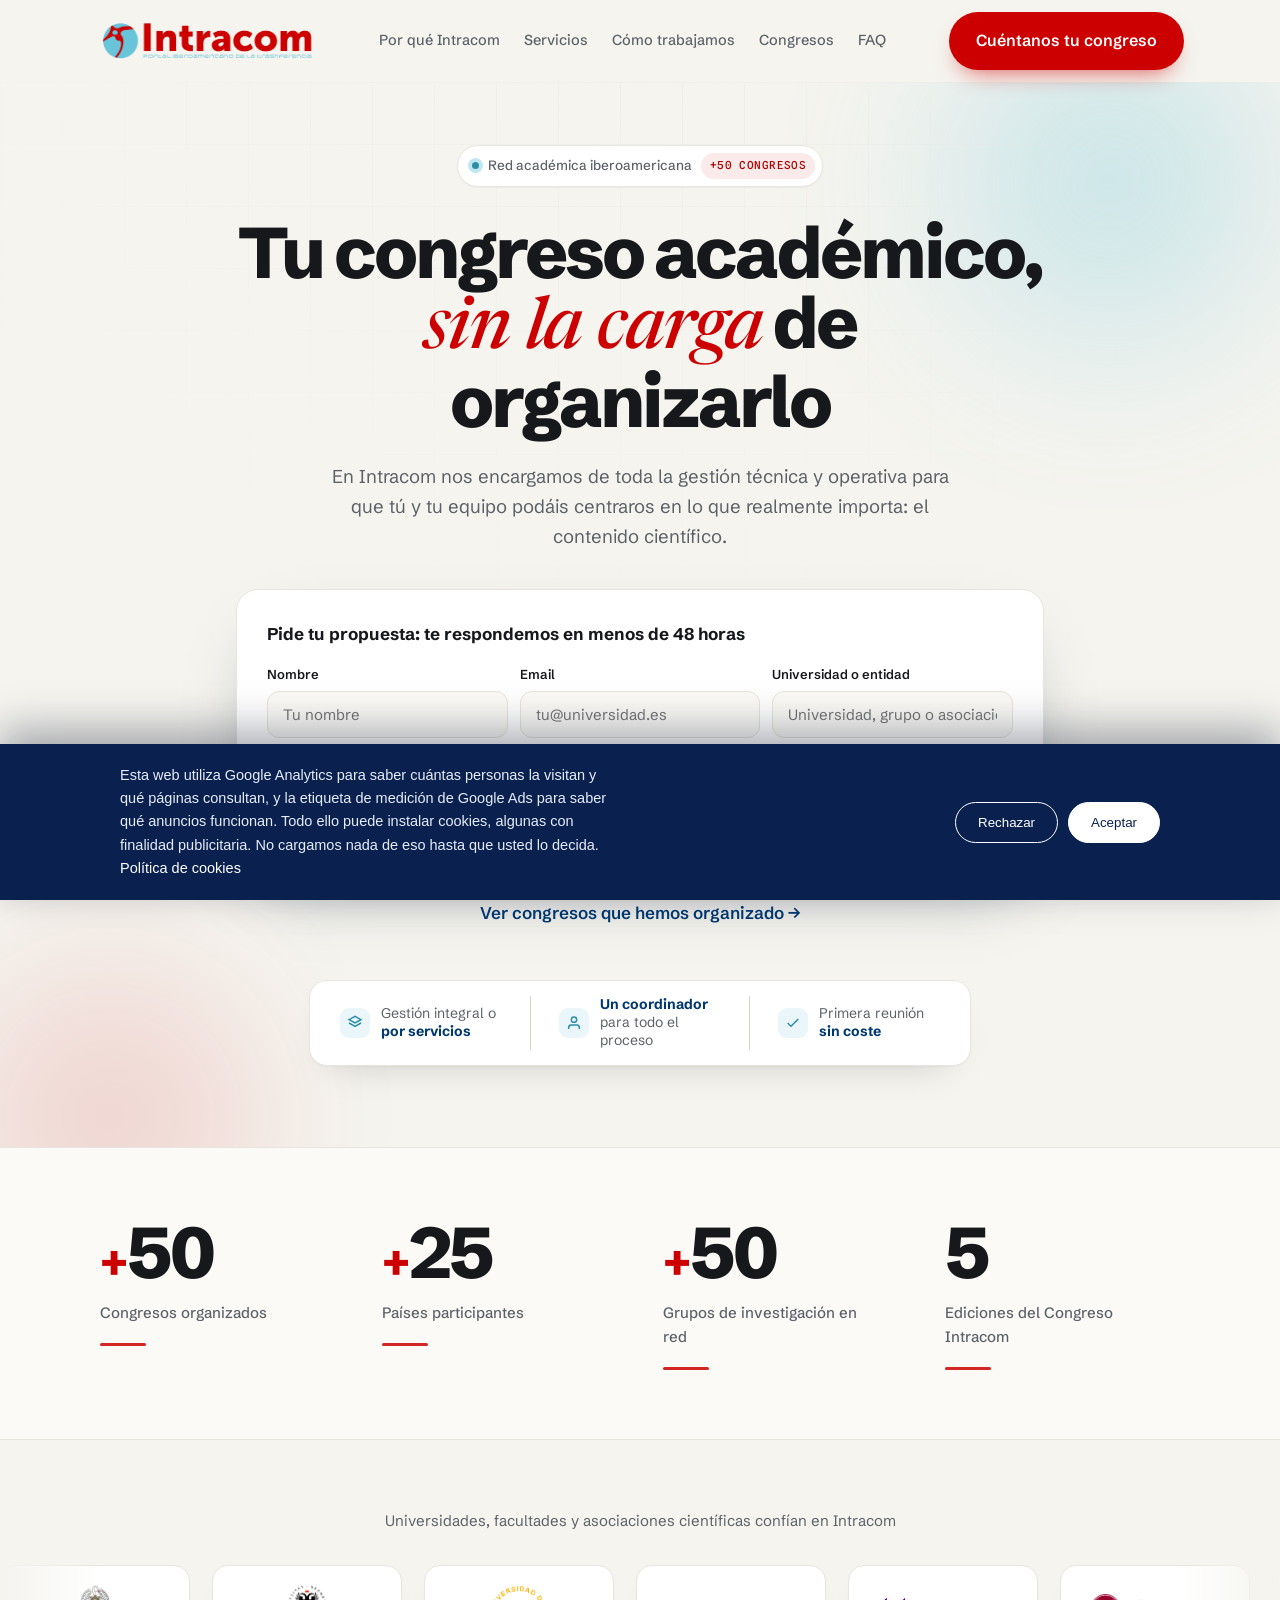
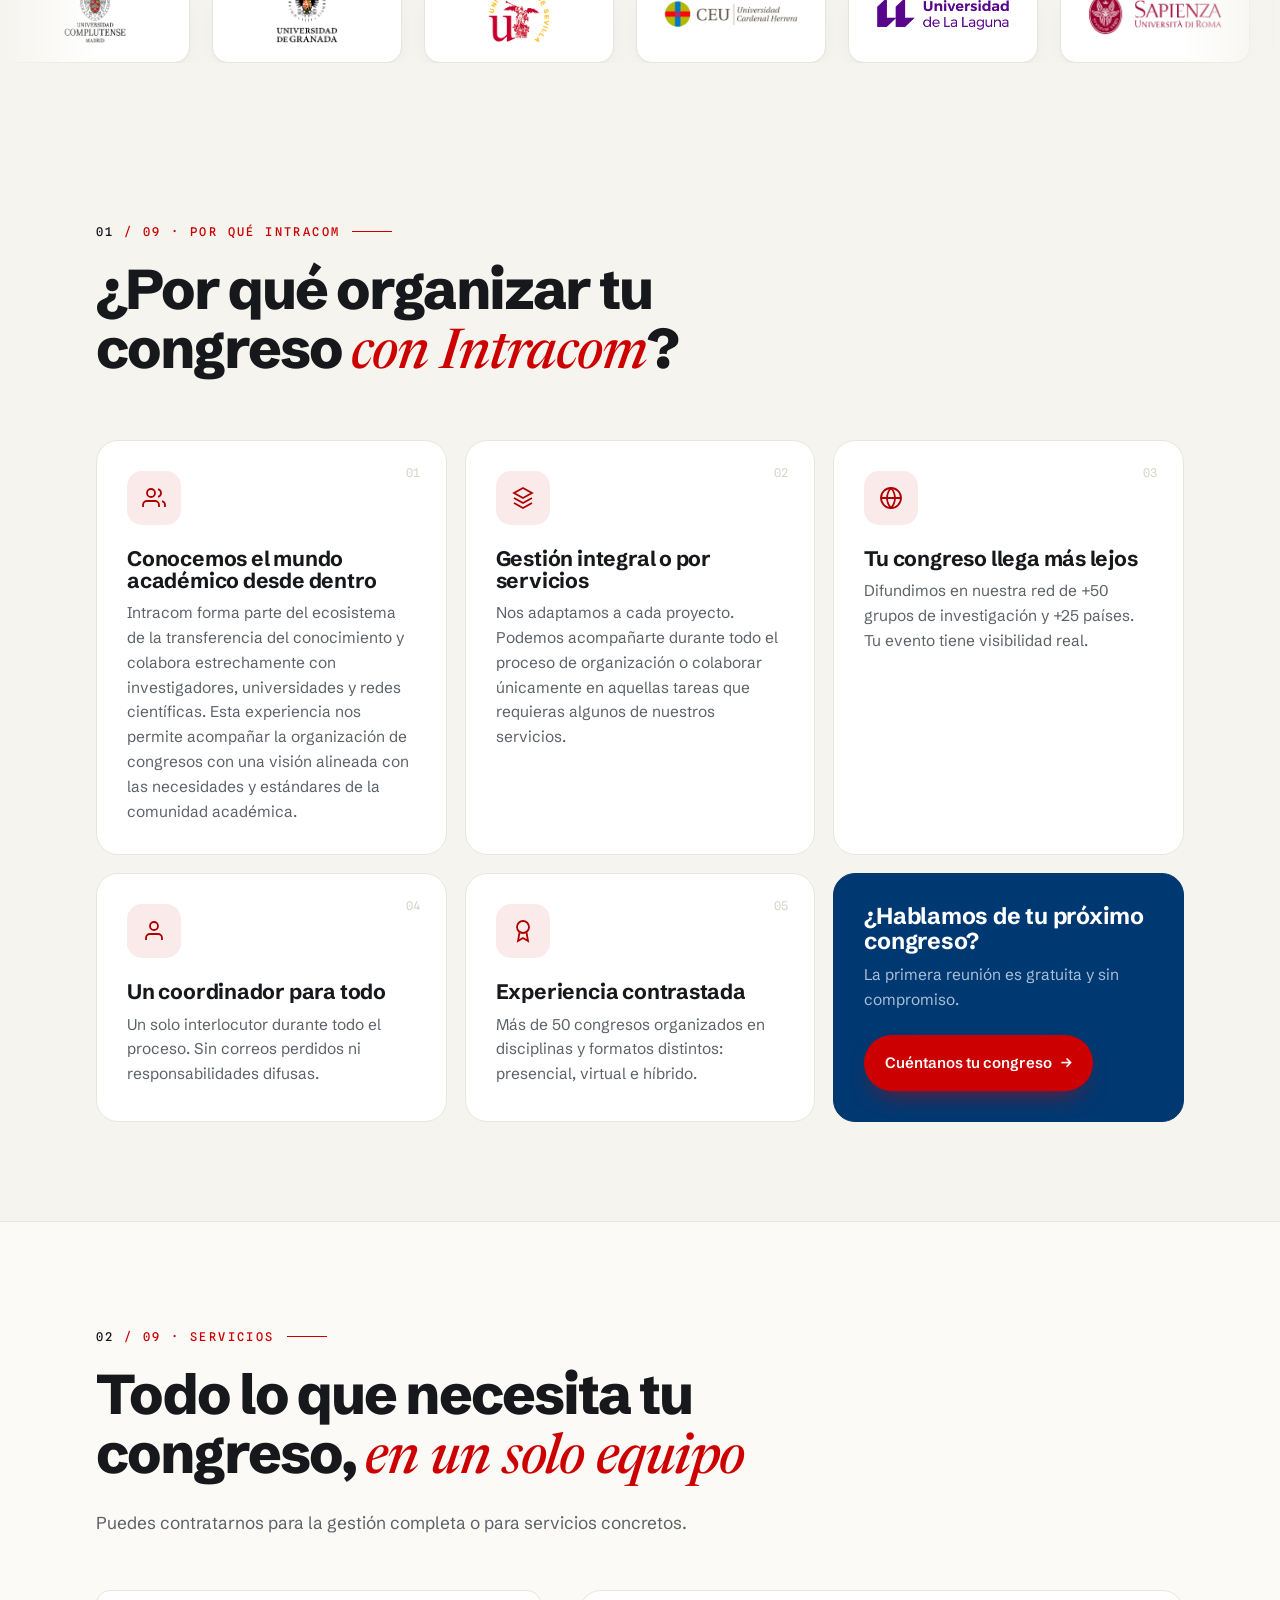
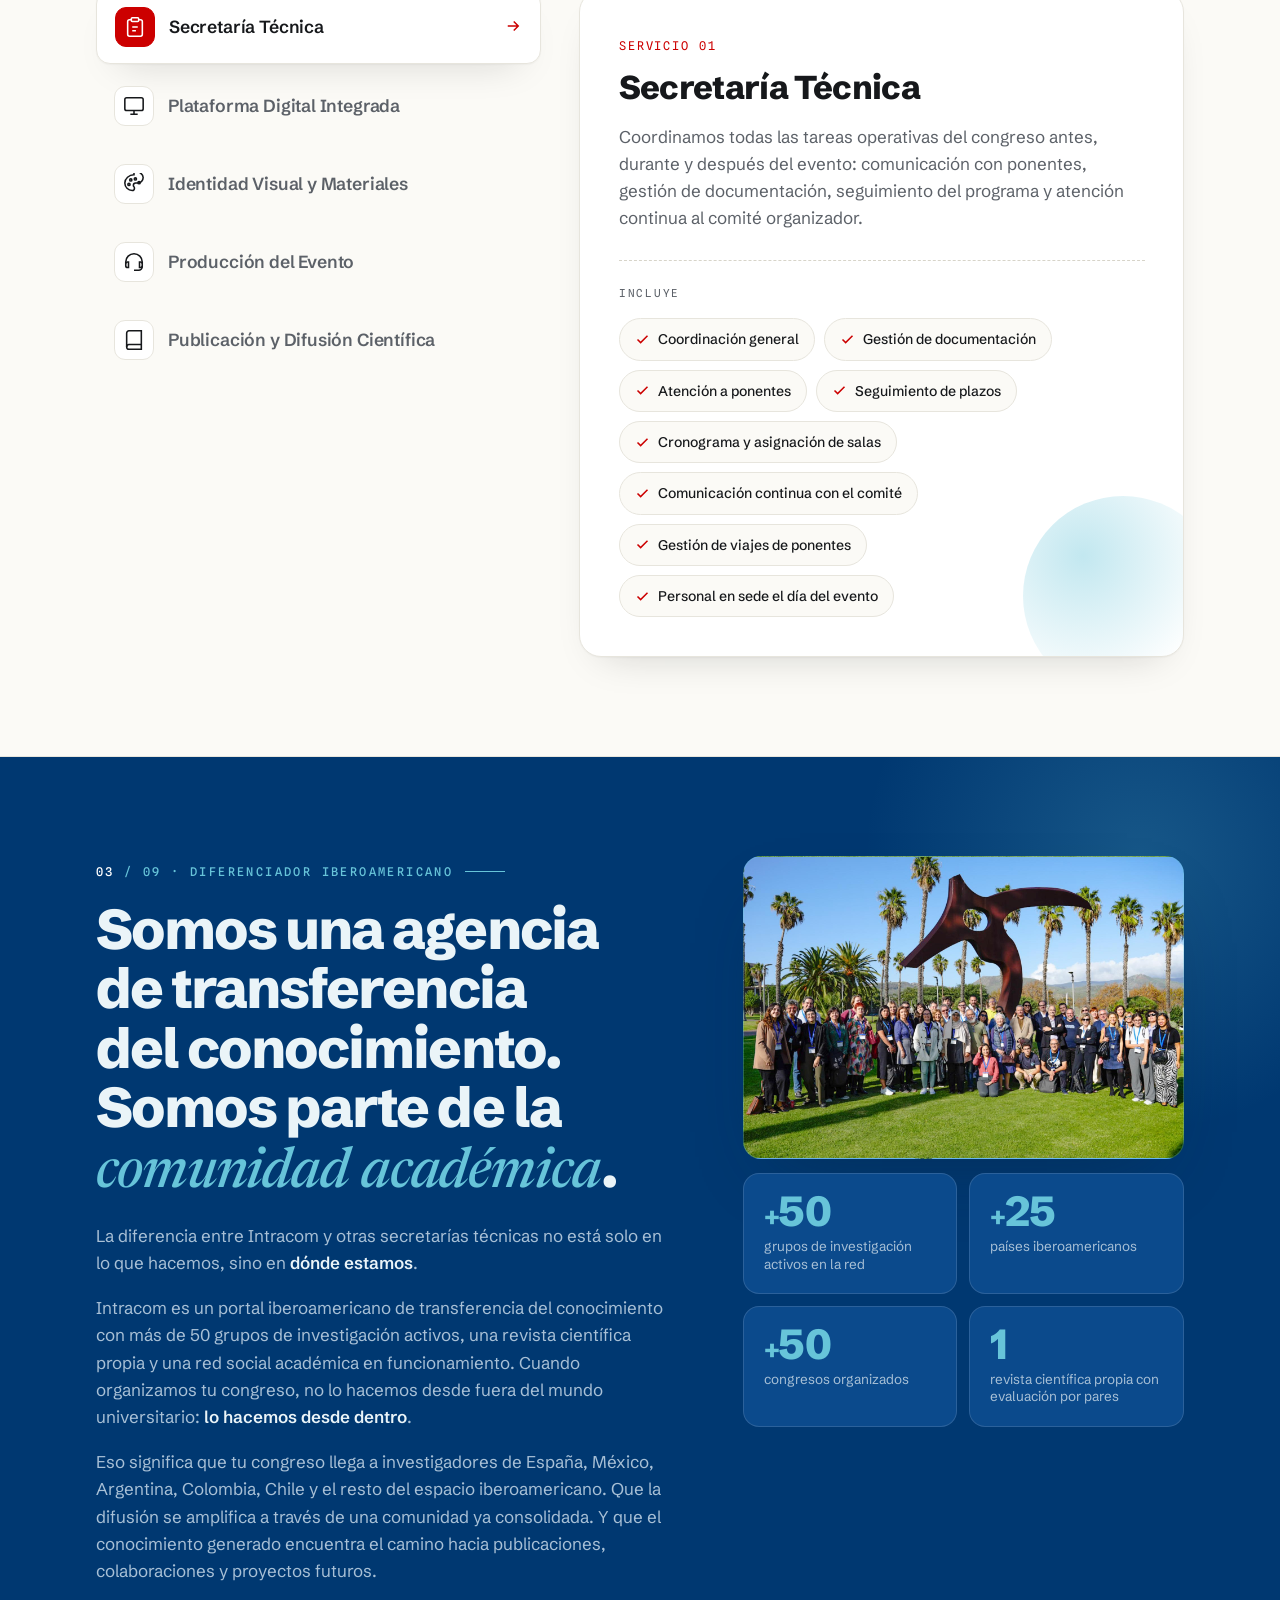
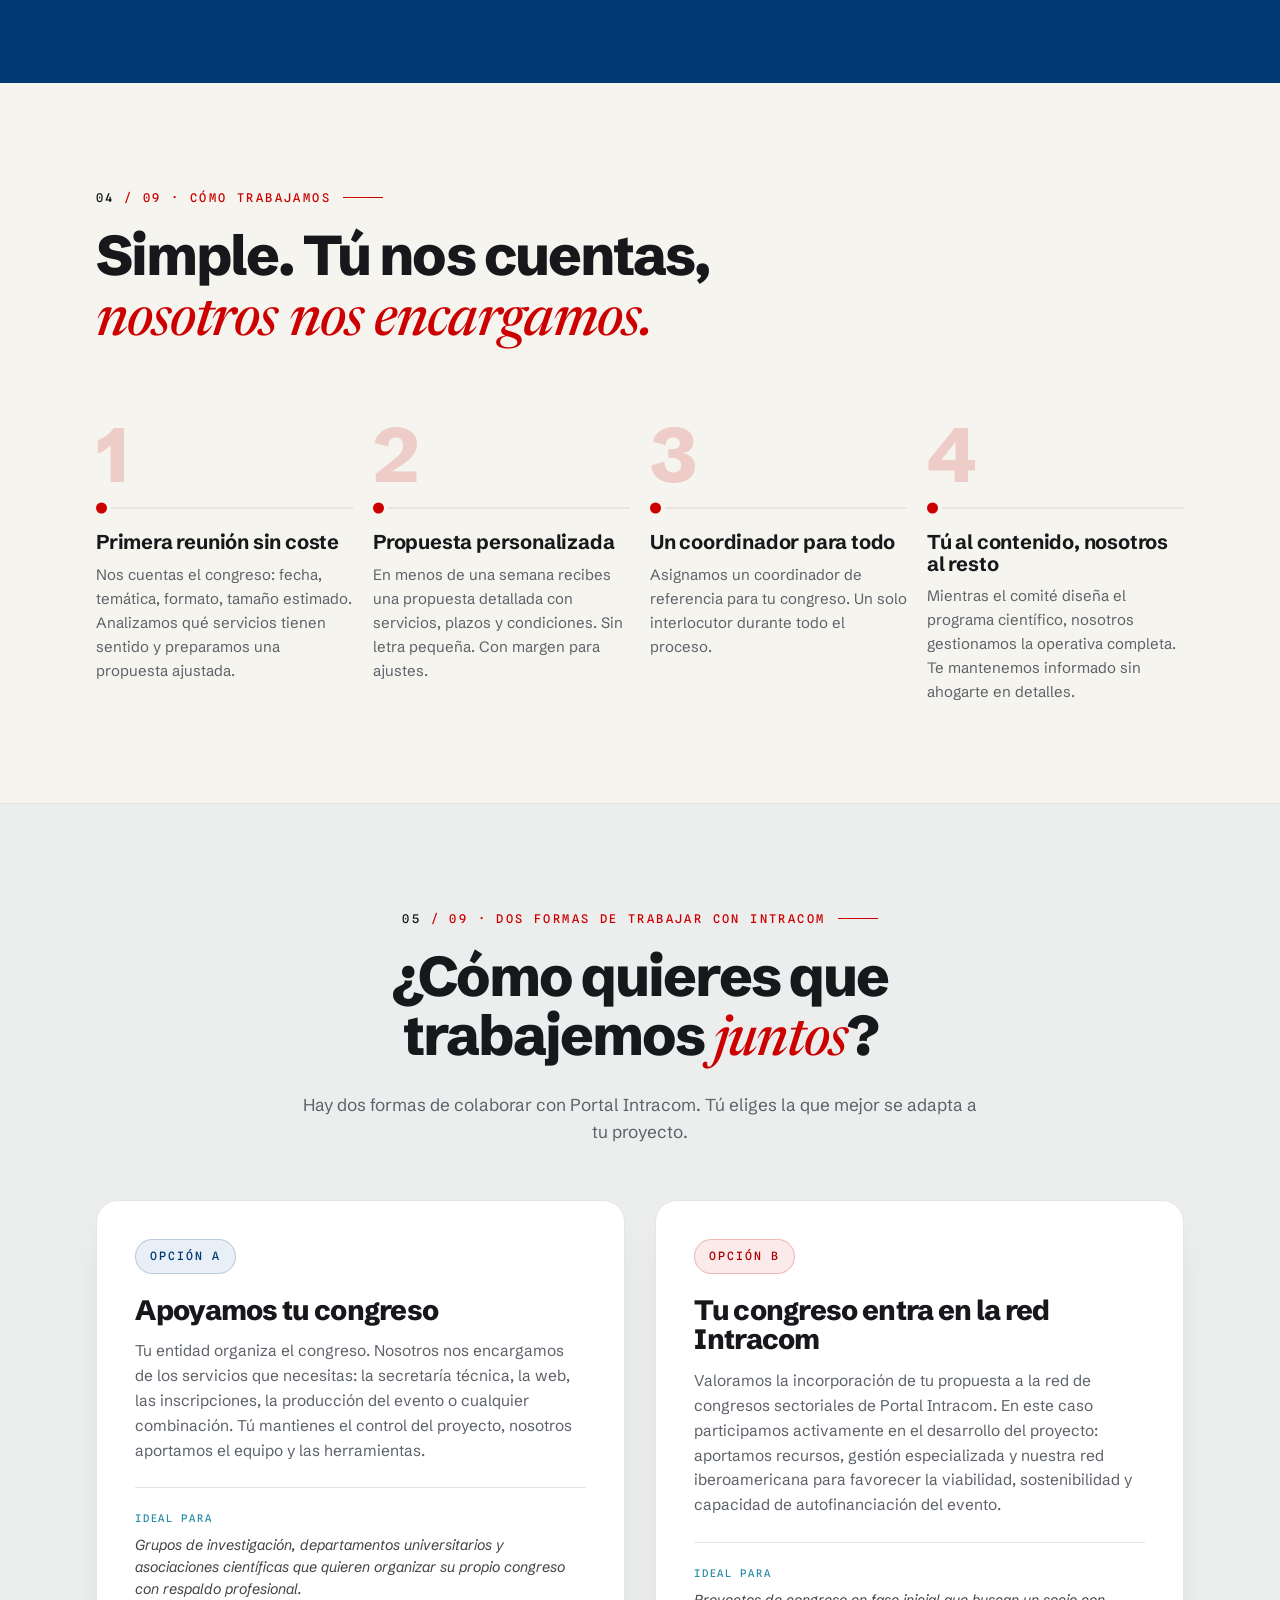
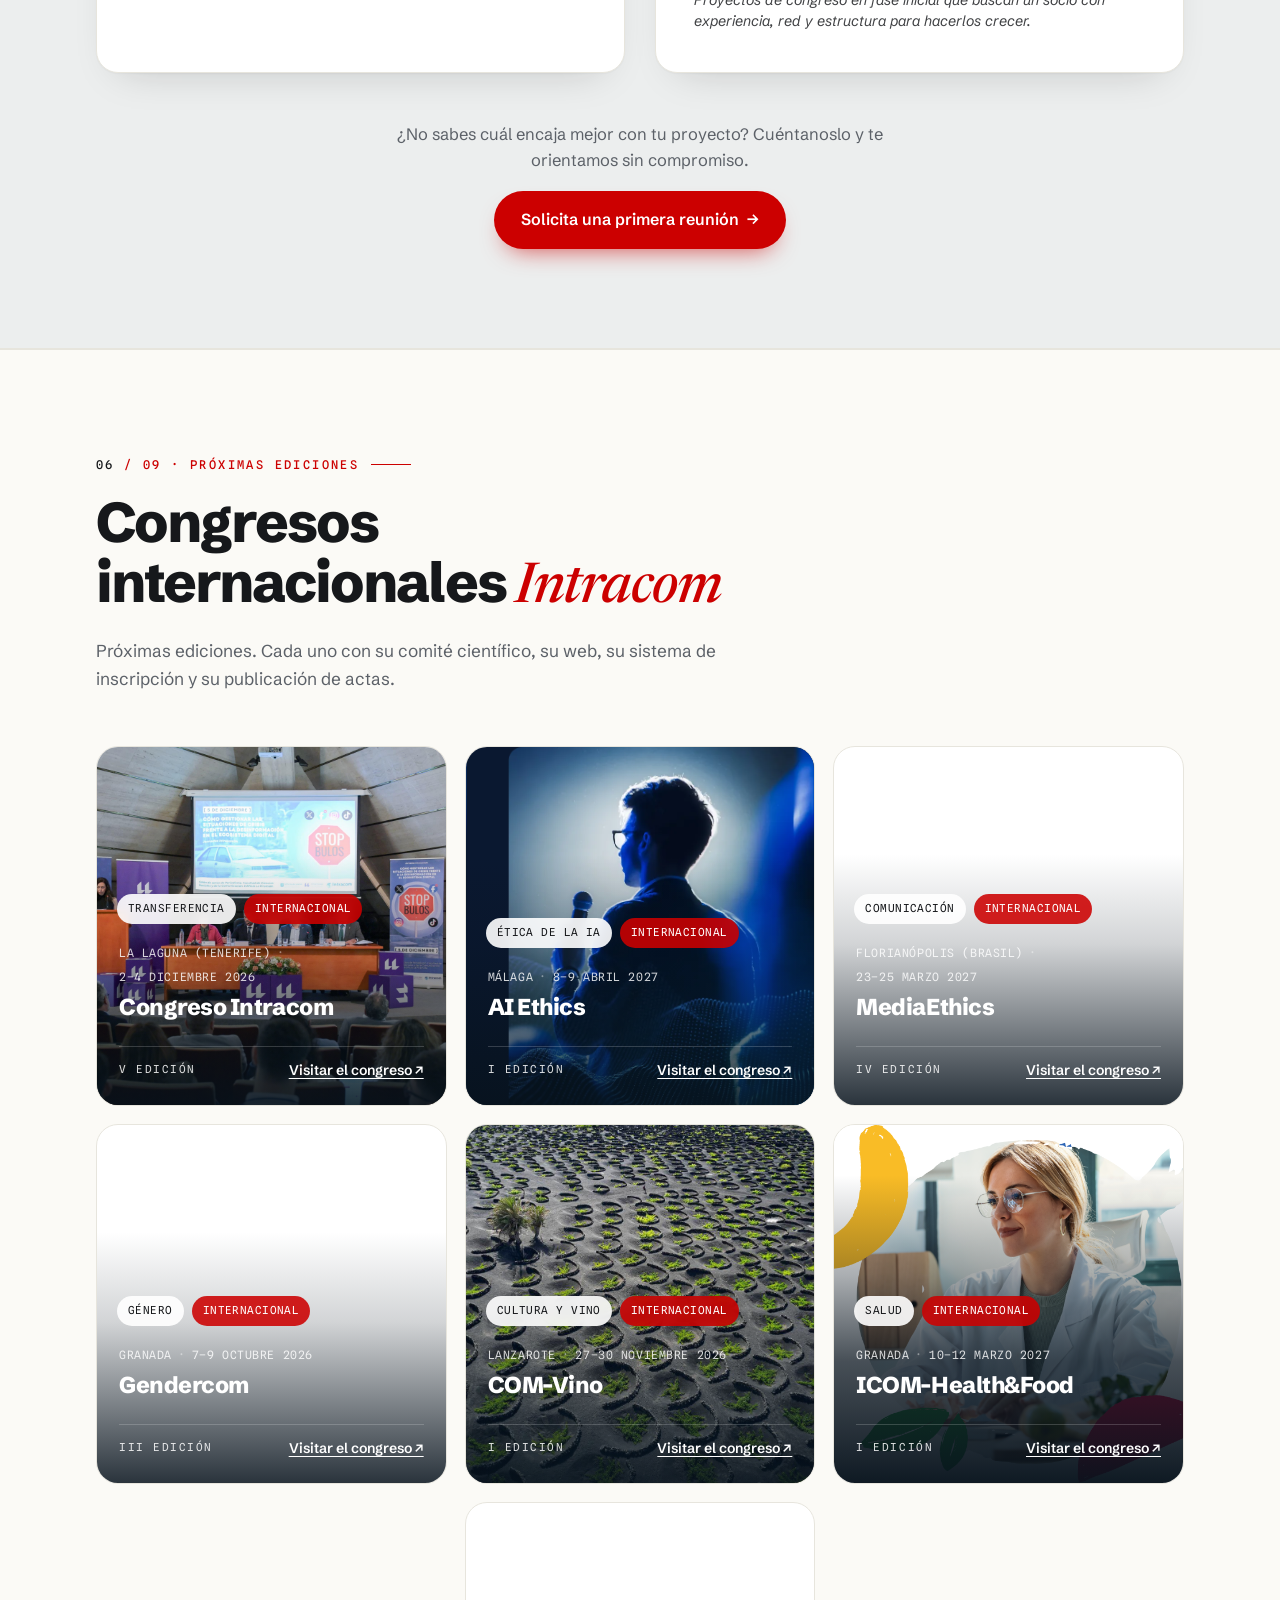
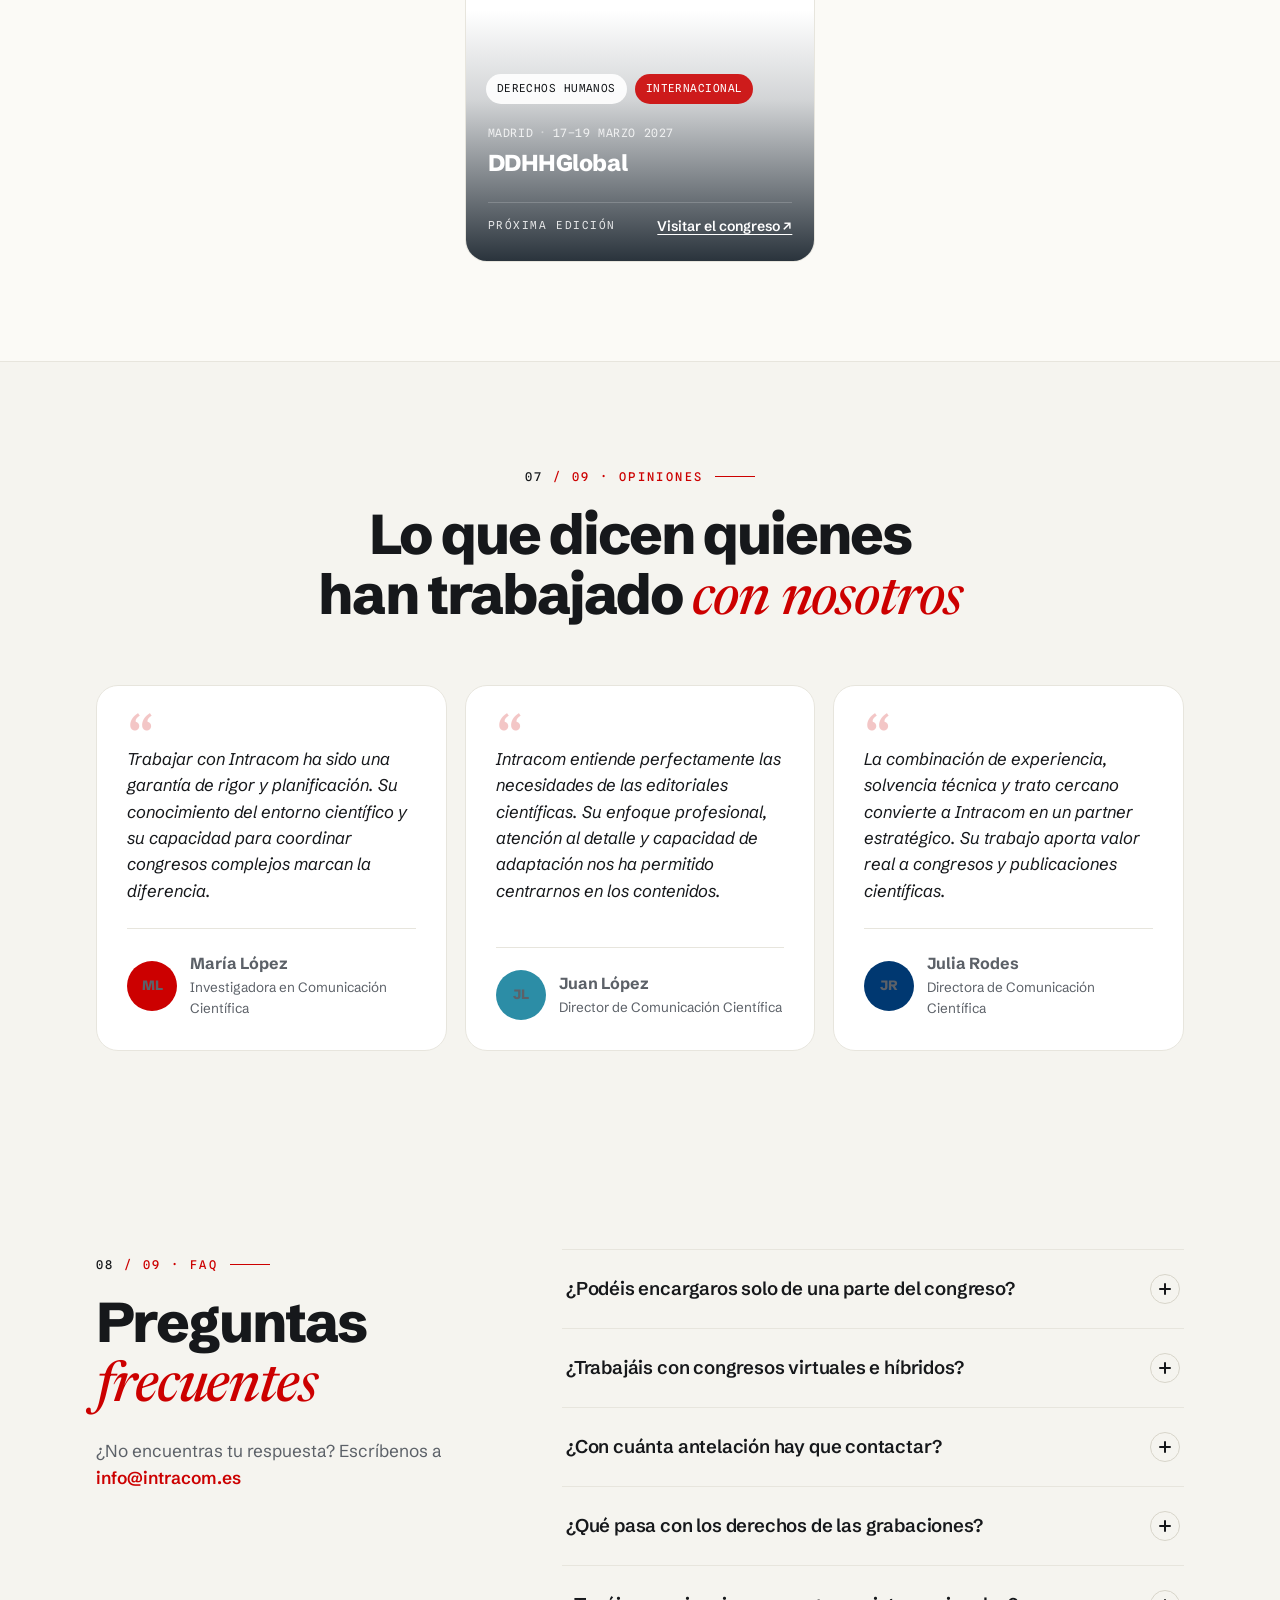
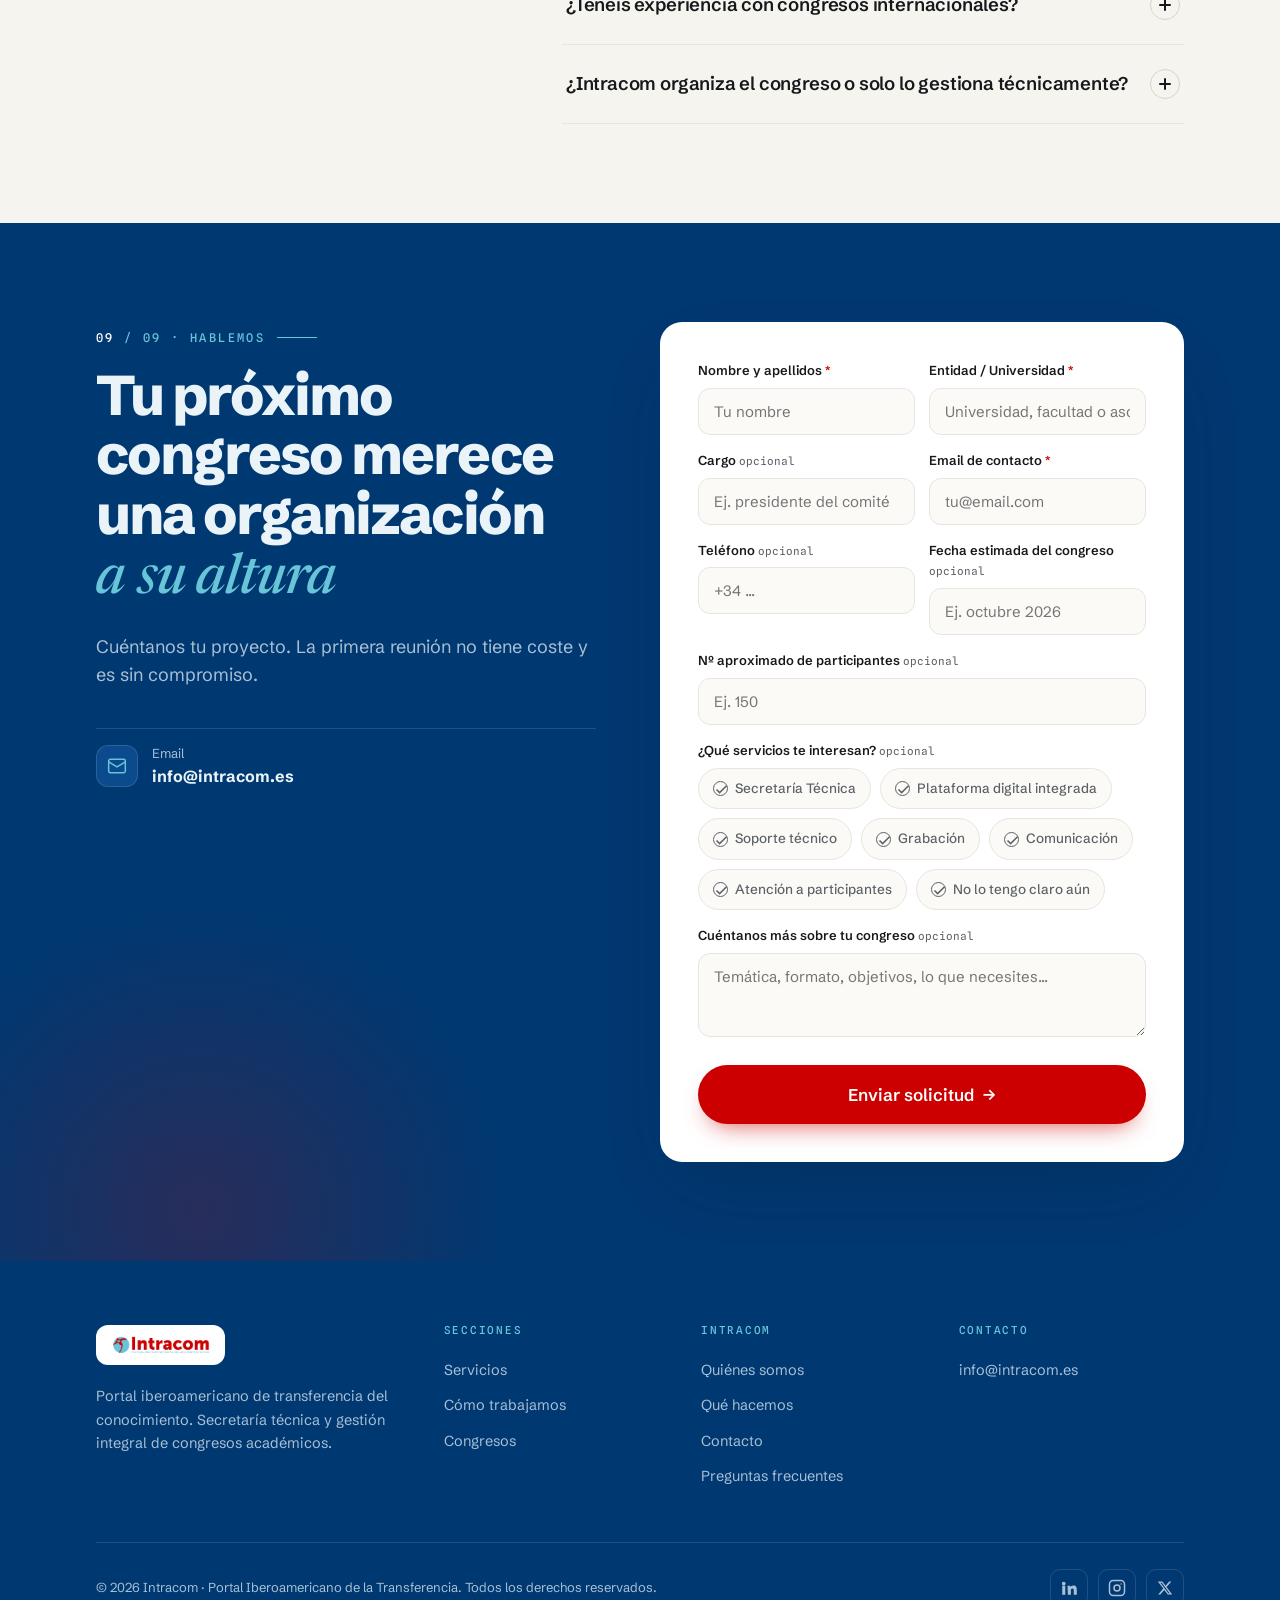
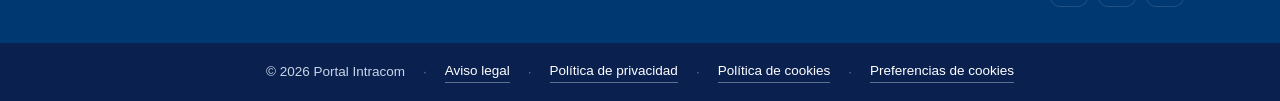
<file: index.html>
<!DOCTYPE html>
<html lang="es" data-theme="light">
<head>
  <meta charset="utf-8">
<title>Intracom Congresos · Secretaría técnica para congresos académicos</title>
  <meta name="description" content="Secretaría técnica para congresos académicos: inscripciones y pagos, plataforma de comunicaciones, web del congreso y difusión en la red iberoamericana.">
  <link rel="canonical" href="https://congresos.portalintracom.com/">
  <meta name="robots" content="index, follow, max-image-preview:large, max-snippet:-1">
  <meta property="og:type" content="website">
  <meta property="og:site_name" content="Intracom Congresos">
  <meta property="og:locale" content="es_ES">
  <meta property="og:title" content="Intracom Congresos · Secretaría técnica para congresos académicos">
  <meta property="og:description" content="Secretaría técnica para congresos académicos: inscripciones y pagos, plataforma de comunicaciones, web del congreso y difusión en la red iberoamericana.">
  <meta property="og:url" content="https://congresos.portalintracom.com/">
  <meta property="og:image" content="https://congresos.portalintracom.com/og.png">
  <meta property="og:image:width" content="1200">
  <meta property="og:image:height" content="630">
  <meta name="twitter:card" content="summary_large_image">
<meta name="viewport" content="width=device-width, initial-scale=1">
<link rel="preconnect" href="https://fonts.googleapis.com">
<link rel="preconnect" href="https://fonts.gstatic.com" crossorigin>
<link href="https://fonts.googleapis.com/css2?family=Schibsted+Grotesk:wght@400;500;600;700;800;900&family=Newsreader:ital,opsz,wght@0,6..72,500;1,6..72,500&family=Spline+Sans+Mono:wght@400;500&display=swap" rel="stylesheet">
<link rel="stylesheet" href="styles.css">
<link rel="stylesheet" href="tipografia.css">
<link rel="icon" type="image/png" sizes="32x32" href="/favicon-32.png">
<link rel="icon" type="image/png" sizes="512x512" href="/favicon-512.png">
<link rel="apple-touch-icon" sizes="180x180" href="/favicon-180.png">
</head>
<body>

<!-- ============ NAV ============ -->
<header class="nav" id="nav">
  <div class="container nav-inner">
    <a class="brand" href="#hero" aria-label="Intracom — Portal Iberoamericano de la Transferencia">
      <img src="assets/intracom-horizontal.png" alt="Intracom · Portal Iberoamericano de la Transferencia">
    </a>
    <nav class="nav-links" id="navLinks">
      <a href="#beneficios">Por qué Intracom</a>
      <a href="#servicios">Servicios</a>
      <a href="#proceso">Cómo trabajamos</a>
      <a href="#portfolio">Congresos</a>
      <a href="#faq">FAQ</a>
    </nav>
    <div class="nav-cta">
      <a href="#contacto" class="btn btn-primary">Cuéntanos tu congreso</a>
      <button class="nav-toggle" id="navToggle" aria-label="Menú">
        <svg width="26" height="26" viewBox="0 0 24 24" fill="none" stroke="currentColor" stroke-width="2"><path d="M3 6h18M3 12h18M3 18h18"/></svg>
      </button>
    </div>
  </div>
</header>

<main>

<!-- ============ S1 · HERO ============ -->
<section class="section hero" id="hero" data-layout="centered">
  <div class="hero-bg">
    <div class="hero-blob a" data-px="22"></div>
    <div class="hero-blob b" data-px="34"></div>
    <div class="hero-grid-tex"></div>
  </div>
  <div class="container hero-inner">
    <div class="hero-copy">
      <span class="hero-pill reveal">
        <span class="dot"></span> Red académica iberoamericana
        <span class="tag">+50 congresos</span>
      </span>
      <h1 class="hero-title reveal" data-d="1">Tu congreso académico, <em class="hl">sin la carga</em> de organizarlo</h1>
      <p class="hero-sub reveal" data-d="2">En Intracom nos encargamos de toda la gestión técnica y operativa para que tú y tu equipo podáis centraros en lo que realmente importa: el contenido científico.</p>
      <div class="hero-lead reveal" data-d="3">
        <form class="hero-form lead-form" id="heroForm" data-ok="#heroFormOk" novalidate>
          <input type="hidden" name="access_key" value="b88f1022-d00f-4627-b86e-79ca6d6e02b6">
          <input type="hidden" name="subject" value="Nueva solicitud de congreso (formulario corto) — Intracom Congresos">
          <input type="hidden" name="from_name" value="Intracom Congresos Web">
          <input type="hidden" name="Origen" value="Formulario corto de la portada">
          <p class="hero-form-title">Pide tu propuesta: te respondemos en menos de 48 horas</p>
          <div class="hero-form-fields">
            <div class="field">
              <label for="h-name">Nombre</label>
              <input id="h-name" name="Nombre y apellidos" type="text" autocomplete="name" data-required placeholder="Tu nombre">
            </div>
            <div class="field">
              <label for="h-email">Email</label>
              <input id="h-email" name="email" type="email" autocomplete="email" data-required placeholder="tu@universidad.es">
            </div>
            <div class="field">
              <label for="h-entity">Universidad o entidad</label>
              <input id="h-entity" name="Entidad o Universidad" type="text" autocomplete="organization" data-required placeholder="Universidad, grupo o asociación">
            </div>
          </div>
          <button type="submit" class="btn btn-primary btn-lg form-submit">Quiero mi propuesta <span class="arr">→</span></button>
          <p class="hero-form-note">Primera reunión sin coste ni compromiso. Los detalles del congreso los vemos después.</p>
        </form>
        <div class="form-ok hero-form-ok" id="heroFormOk">
          <div class="ok-ic"><svg width="32" height="32" viewBox="0 0 24 24" fill="none" stroke="currentColor" stroke-width="2"><path d="M20 6 9 17l-5-5"/></svg></div>
          <h3>¡Solicitud enviada!</h3>
          <p>Gracias por contar con Intracom. Te escribiremos en menos de 48 horas para concertar la primera reunión, sin coste y sin compromiso.</p>
        </div>
        <a href="#portfolio" class="hero-more">Ver congresos que hemos organizado <span class="arr">→</span></a>
      </div>
    </div>
    <!-- proof bar (centered layout) -->
    <div class="hero-visual hero-copy-visual reveal" data-d="4">
      <div class="hero-proof">
        <div class="hp-item"><span class="hp-ic"><svg width="16" height="16" viewBox="0 0 24 24" fill="none" stroke="currentColor" stroke-width="2.2"><path d="m3 12 9 5 9-5M3 7l9 5 9-5-9-5-9 5Z"/></svg></span><span>Gestión integral o <b>por servicios</b></span></div>
        <span class="hp-sep"></span>
        <div class="hp-item"><span class="hp-ic"><svg width="16" height="16" viewBox="0 0 24 24" fill="none" stroke="currentColor" stroke-width="2.2"><path d="M20 21v-2a4 4 0 0 0-4-4H8a4 4 0 0 0-4 4v2"/><circle cx="12" cy="7" r="4"/></svg></span><span><b>Un coordinador</b> para todo el proceso</span></div>
        <span class="hp-sep"></span>
        <div class="hp-item"><span class="hp-ic"><svg width="16" height="16" viewBox="0 0 24 24" fill="none" stroke="currentColor" stroke-width="2.2"><path d="M20 6 9 17l-5-5"/></svg></span><span>Primera reunión <b>sin coste</b></span></div>
      </div>
    </div>
    <!-- blue panel (asymmetric layout) -->
    <div class="hero-visual hero-side-visual reveal" data-d="2">
      <div class="hero-panel">
        <span class="hp-tag"><span class="dot"></span> Red iberoamericana</span>
        <div class="hp-grid">
          <div class="hpc"><b><span class="sym">+</span>50</b><span>congresos organizados</span></div>
          <div class="hpc"><b><span class="sym">+</span>25</b><span>países participantes</span></div>
          <div class="hpc"><b><span class="sym">+</span>50</b><span>grupos de investigación en red</span></div>
          <div class="hpc"><b>1</b><span>coordinador para todo el proceso</span></div>
        </div>
      </div>
    </div>
  </div>
</section>

<!-- ============ S2 · COUNTERS ============ -->
<section class="section section--tight stats">
  <div class="container stats-grid">
    <div class="stat reveal">
      <div class="num"><span class="sym">+</span><span data-count="50">0</span></div>
      <div class="label">Congresos organizados</div>
      <div class="bar"></div>
    </div>
    <div class="stat reveal" data-d="1">
      <div class="num"><span class="sym">+</span><span data-count="25">0</span></div>
      <div class="label">Países participantes</div>
      <div class="bar"></div>
    </div>
    <div class="stat reveal" data-d="2">
      <div class="num"><span class="sym">+</span><span data-count="50">0</span></div>
      <div class="label">Grupos de investigación en red</div>
      <div class="bar"></div>
    </div>
    <div class="stat reveal" data-d="3">
      <div class="num"><span data-count="5">0</span></div>
      <div class="label">Ediciones del Congreso Intracom</div>
      <div class="bar"></div>
    </div>
  </div>
</section>

<!-- ============ S3 · LOGO STRIP ============ -->
<section class="section marquee-sec">
  <p class="marquee-lead reveal">Universidades, facultades y asociaciones científicas confían en Intracom</p>
  <div class="marquee reveal" data-d="1">
    <div class="marquee-track" id="logoTrack"></div>
  </div>
</section>

<!-- ============ S4 · BENEFITS ============ -->
<section class="section" id="beneficios">
  <div class="container">
    <div class="section-head reveal">
      <p class="eyebrow"><span><b>01</b> / 09 · Por qué Intracom</span></p>
      <h2 class="h-title">¿Por qué organizar tu congreso <em>con Intracom</em>?</h2>
    </div>
    <div class="benefits-grid">
      <article class="benefit reveal">
        <span class="b-num">01</span>
        <div class="b-ic"><svg width="24" height="24" viewBox="0 0 24 24" fill="none" stroke="currentColor" stroke-width="1.8"><path d="M17 21v-2a4 4 0 0 0-4-4H5a4 4 0 0 0-4 4v2"/><circle cx="9" cy="7" r="4"/><path d="M23 21v-2a4 4 0 0 0-3-3.87M16 3.13a4 4 0 0 1 0 7.75"/></svg></div>
        <h3>Conocemos el mundo académico desde dentro</h3>
        <p>Intracom forma parte del ecosistema de la transferencia del conocimiento y colabora estrechamente con investigadores, universidades y redes científicas. Esta experiencia nos permite acompañar la organización de congresos con una visión alineada con las necesidades y estándares de la comunidad académica.</p>
      </article>
      <article class="benefit reveal" data-d="1">
        <span class="b-num">02</span>
        <div class="b-ic"><svg width="24" height="24" viewBox="0 0 24 24" fill="none" stroke="currentColor" stroke-width="1.8"><path d="m12 2 9 5-9 5-9-5 9-5Z"/><path d="m3 12 9 5 9-5"/><path d="m3 17 9 5 9-5"/></svg></div>
        <h3>Gestión integral o por servicios</h3>
        <p>Nos adaptamos a cada proyecto. Podemos acompañarte durante todo el proceso de organización o colaborar únicamente en aquellas tareas que requieras algunos de nuestros servicios.</p>
      </article>
      <article class="benefit reveal" data-d="2">
        <span class="b-num">03</span>
        <div class="b-ic"><svg width="24" height="24" viewBox="0 0 24 24" fill="none" stroke="currentColor" stroke-width="1.8"><circle cx="12" cy="12" r="10"/><path d="M2 12h20M12 2a15.3 15.3 0 0 1 4 10 15.3 15.3 0 0 1-4 10 15.3 15.3 0 0 1-4-10 15.3 15.3 0 0 1 4-10Z"/></svg></div>
        <h3>Tu congreso llega más lejos</h3>
        <p>Difundimos en nuestra red de +50 grupos de investigación y +25 países. Tu evento tiene visibilidad real.</p>
      </article>
      <article class="benefit reveal" data-d="3">
        <span class="b-num">04</span>
        <div class="b-ic"><svg width="24" height="24" viewBox="0 0 24 24" fill="none" stroke="currentColor" stroke-width="1.8"><path d="M20 21v-2a4 4 0 0 0-4-4H8a4 4 0 0 0-4 4v2"/><circle cx="12" cy="7" r="4"/></svg></div>
        <h3>Un coordinador para todo</h3>
        <p>Un solo interlocutor durante todo el proceso. Sin correos perdidos ni responsabilidades difusas.</p>
      </article>
      <article class="benefit reveal" data-d="4">
        <span class="b-num">05</span>
        <div class="b-ic"><svg width="24" height="24" viewBox="0 0 24 24" fill="none" stroke="currentColor" stroke-width="1.8"><circle cx="12" cy="8" r="6"/><path d="M15.5 13.5 17 22l-5-3-5 3 1.5-8.5"/></svg></div>
        <h3>Experiencia contrastada</h3>
        <p>Más de 50 congresos organizados en disciplinas y formatos distintos: presencial, virtual e híbrido.</p>
      </article>
      <article class="benefit reveal feat" data-d="5" style="background:var(--navy);border-color:var(--navy);color:var(--navy-text);display:flex;flex-direction:column;justify-content:center">
        <h3 style="color:#fff;font-size:23px">¿Hablamos de tu próximo congreso?</h3>
        <p style="color:var(--navy-muted);margin-bottom:22px">La primera reunión es gratuita y sin compromiso.</p>
        <a href="#contacto" class="btn btn-primary" style="align-self:flex-start">Cuéntanos tu congreso <span class="arr">→</span></a>
      </article>
    </div>
  </div>
</section>

<!-- ============ S5 · SERVICES ============ -->
<section class="section" id="servicios" style="background:var(--surface-2);border-block:1px solid var(--border)">
  <div class="container">
    <div class="section-head reveal">
      <p class="eyebrow"><span><b>02</b> / 09 · Servicios</span></p>
      <h2 class="h-title">Todo lo que necesita tu congreso, <em>en un solo equipo</em></h2>
      <p class="lead">Puedes contratarnos para la gestión completa o para servicios concretos.</p>
    </div>

    <!-- desktop: tabs -->
    <div class="services-layout" id="svcTabs"></div>
    <!-- mobile: accordion -->
    <div class="svc-accordion" id="svcAccordion"></div>
  </div>
</section>

<!-- ============ S6 · IBEROAMERICAN ============ -->
<section class="section section--navy on-navy">
  <div class="ibero-glow"></div>
  <div class="container">
    <div class="ibero-grid">
      <div class="reveal">
        <p class="eyebrow"><span><b>03</b> / 09 · Diferenciador iberoamericano</span></p>
        <h2 class="ibero-title">Somos una agencia de transferencia del conocimiento. Somos parte de la <em>comunidad académica</em>.</h2>
        <div class="ibero-body">
          <p>La diferencia entre Intracom y otras secretarías técnicas no está solo en lo que hacemos, sino en <strong>dónde estamos</strong>.</p>
          <p>Intracom es un portal iberoamericano de transferencia del conocimiento con más de 50 grupos de investigación activos, una revista científica propia y una red social académica en funcionamiento. Cuando organizamos tu congreso, no lo hacemos desde fuera del mundo universitario: <strong>lo hacemos desde dentro</strong>.</p>
          <p>Eso significa que tu congreso llega a investigadores de España, México, Argentina, Colombia, Chile y el resto del espacio iberoamericano. Que la difusión se amplifica a través de una comunidad ya consolidada. Y que el conocimiento generado encuentra el camino hacia publicaciones, colaboraciones y proyectos futuros.</p>
        </div>
      </div>
      <div class="ibero-side reveal" data-d="2">
        <div class="ibero-photo" style="background-image:url('assets/comunidad-academica.jpg');background-size:cover;background-position:center"></div>
        <div class="ibero-figures">
          <div class="ifig"><span class="ifig-num"><span class="sym" style="font-size:.6em">+</span><span data-count="50">60</span></span><span class="ifig-lab">grupos de investigación activos en la red</span></div>
          <div class="ifig"><span class="ifig-num"><span class="sym" style="font-size:.6em">+</span><span data-count="25">20</span></span><span class="ifig-lab">países iberoamericanos</span></div>
          <div class="ifig"><span class="ifig-num"><span class="sym" style="font-size:.6em">+</span><span data-count="50">0</span></span><span class="ifig-lab">congresos organizados</span></div>
          <div class="ifig"><span class="ifig-num"><span data-count="1">0</span></span><span class="ifig-lab">revista científica propia con evaluación por pares</span></div>
        </div>
      </div>
    </div>
  </div>
</section>

<!-- ============ S7 · PROCESS ============ -->
<section class="section" id="proceso">
  <div class="container">
    <div class="section-head reveal">
      <p class="eyebrow"><span><b>04</b> / 09 · Cómo trabajamos</span></p>
      <h2 class="h-title">Simple. Tú nos cuentas, <em>nosotros nos encargamos.</em></h2>
    </div>
    <div class="process-grid">
      <div class="pstep reveal">
        <div class="p-num">1</div>
        <div class="p-line"></div>
        <h3>Primera reunión sin coste</h3>
        <p>Nos cuentas el congreso: fecha, temática, formato, tamaño estimado. Analizamos qué servicios tienen sentido y preparamos una propuesta ajustada.</p>
      </div>
      <div class="pstep reveal" data-d="1">
        <div class="p-num">2</div>
        <div class="p-line"></div>
        <h3>Propuesta personalizada</h3>
        <p>En menos de una semana recibes una propuesta detallada con servicios, plazos y condiciones. Sin letra pequeña. Con margen para ajustes.</p>
      </div>
      <div class="pstep reveal" data-d="2">
        <div class="p-num">3</div>
        <div class="p-line"></div>
        <h3>Un coordinador para todo</h3>
        <p>Asignamos un coordinador de referencia para tu congreso. Un solo interlocutor durante todo el proceso.</p>
      </div>
      <div class="pstep reveal" data-d="3">
        <div class="p-num">4</div>
        <div class="p-line"></div>
        <h3>Tú al contenido, nosotros al resto</h3>
        <p>Mientras el comité diseña el programa científico, nosotros gestionamos la operativa completa. Te mantenemos informado sin ahogarte en detalles.</p>
      </div>
    </div>
  </div>
</section>

<!-- ============ S7b · WAYS TO WORK ============ -->
<section class="section" id="formas" style="background:color-mix(in srgb,var(--blue) 6%,var(--surface-2));border-block:1px solid var(--border)">
  <div class="container">
    <div class="section-head center reveal">
      <p class="eyebrow"><span><b>05</b> / 09 · Dos formas de trabajar con Intracom</span></p>
      <h2 class="h-title">¿Cómo quieres que trabajemos <em>juntos</em>?</h2>
      <p class="lead" style="margin-inline:auto">Hay dos formas de colaborar con Portal Intracom. Tú eliges la que mejor se adapta a tu proyecto.</p>
    </div>
    <div class="ways-grid">
      <article class="way-card reveal">
        <span class="way-badge">Opción A</span>
        <h3 class="way-title">Apoyamos tu congreso</h3>
        <p class="way-body">Tu entidad organiza el congreso. Nosotros nos encargamos de los servicios que necesitas: la secretaría técnica, la web, las inscripciones, la producción del evento o cualquier combinación. Tú mantienes el control del proyecto, nosotros aportamos el equipo y las herramientas.</p>
        <div class="way-ideal">
          <span class="way-ideal-lab">Ideal para</span>
          <p>Grupos de investigación, departamentos universitarios y asociaciones científicas que quieren organizar su propio congreso con respaldo profesional.</p>
        </div>
      </article>
      <article class="way-card reveal" data-d="1">
        <span class="way-badge alt">Opción B</span>
        <h3 class="way-title">Tu congreso entra en la red Intracom</h3>
        <p class="way-body">Valoramos la incorporación de tu propuesta a la red de congresos sectoriales de Portal Intracom. En este caso participamos activamente en el desarrollo del proyecto: aportamos recursos, gestión especializada y nuestra red iberoamericana para favorecer la viabilidad, sostenibilidad y capacidad de autofinanciación del evento.</p>
        <div class="way-ideal">
          <span class="way-ideal-lab">Ideal para</span>
          <p>Proyectos de congreso en fase inicial que buscan un socio con experiencia, red y estructura para hacerlos crecer.</p>
        </div>
      </article>
    </div>
    <div class="ways-cta reveal">
      <p>¿No sabes cuál encaja mejor con tu proyecto? Cuéntanoslo y te orientamos sin compromiso.</p>
      <a href="#contacto" class="btn btn-primary">Solicita una primera reunión <span class="arr">→</span></a>
    </div>
  </div>
</section>

<!-- ============ S8 · PORTFOLIO ============ -->
<section class="section" id="portfolio" style="background:var(--surface-2);border-block:1px solid var(--border)">
  <div class="container">
    <div class="section-head reveal">
      <p class="eyebrow"><span><b>06</b> / 09 · Próximas ediciones</span></p>
      <h2 class="h-title">Congresos internacionales <em>Intracom</em></h2>
      <p class="lead">Próximas ediciones. Cada uno con su comité científico, su web, su sistema de inscripción y su publicación de actas.</p>
    </div>
    <div class="portfolio-grid" id="portfolioGrid"></div>
  </div>
</section>

<!-- ============ S9 · TESTIMONIALS ============ -->
<section class="section" id="testimonios">
  <div class="container">
    <div class="section-head center reveal">
      <p class="eyebrow"><span><b>07</b> / 09 · Opiniones</span></p>
      <h2 class="h-title">Lo que dicen quienes han trabajado <em>con nosotros</em></h2>
    </div>
    <div class="tst-grid" id="tstGrid"></div>
  </div>
</section>

<!-- ============ S11 · FAQ ============ -->
<section class="section" id="faq">
  <div class="container">
    <div class="faq-layout">
      <div class="section-head reveal" style="margin-bottom:0">
        <p class="eyebrow"><span><b>08</b> / 09 · FAQ</span></p>
        <h2 class="h-title">Preguntas <em>frecuentes</em></h2>
        <p class="lead">¿No encuentras tu respuesta? Escríbenos a <a href="mailto:info@intracom.es" style="color:var(--accent);font-weight:600">info@intracom.es</a></p>
      </div>
      <div class="faq-list reveal" data-d="1" id="faqList"></div>
    </div>
  </div>
</section>

<!-- ============ S12 · FINAL CTA ============ -->
<section class="section section--navy on-navy" id="contacto">
  <div class="cta-bg-glow"></div>
  <div class="container">
    <div class="cta-grid">
      <div class="reveal">
        <p class="eyebrow"><span><b>09</b> / 09 · Hablemos</span></p>
        <h2 class="cta-title">Tu próximo congreso merece una organización <em>a su altura</em></h2>
        <p class="cta-sub">Cuéntanos tu proyecto. La primera reunión no tiene coste y es sin compromiso.</p>
        <div class="cta-contacts">
          <a class="cta-contact" href="mailto:info@intracom.es">
            <span class="cc-ic"><svg width="20" height="20" viewBox="0 0 24 24" fill="none" stroke="currentColor" stroke-width="1.8"><rect x="2" y="4" width="20" height="16" rx="2"/><path d="m22 7-10 6L2 7"/></svg></span>
            <span>Email<br><strong style="color:var(--navy-text);font-size:16px">info@intracom.es</strong></span>
          </a>
        </div>
      </div>

      <div class="reveal" data-d="1">
        <form class="form-card lead-form" id="contactForm" data-ok="#formOk" novalidate>
          <input type="hidden" name="access_key" value="b88f1022-d00f-4627-b86e-79ca6d6e02b6">
          <input type="hidden" name="subject" value="Nueva solicitud de congreso — Intracom Congresos">
          <input type="hidden" name="from_name" value="Intracom Congresos Web">
          <input type="hidden" name="redirect" value="false">
          <div class="form-row">
            <div class="field">
              <label for="f-name">Nombre y apellidos <span class="req">*</span></label>
              <input id="f-name" name="Nombre y apellidos" type="text" data-required placeholder="Tu nombre">
            </div>
            <div class="field">
              <label for="f-entity">Entidad / Universidad <span class="req">*</span></label>
              <input id="f-entity" name="Entidad o Universidad" type="text" data-required placeholder="Universidad, facultad o asociación">
            </div>
          </div>
          <div class="form-row">
            <div class="field">
              <label for="f-role">Cargo <span class="opt">opcional</span></label>
              <input id="f-role" name="Cargo" type="text" placeholder="Ej. presidente del comité">
            </div>
            <div class="field">
              <label for="f-email">Email de contacto <span class="req">*</span></label>
              <input id="f-email" name="email" type="email" data-required placeholder="tu@email.com">
            </div>
          </div>
          <div class="form-row">
            <div class="field">
              <label for="f-phone">Teléfono <span class="opt">opcional</span></label>
              <input id="f-phone" name="Teléfono" type="tel" placeholder="+34 ...">
            </div>
            <div class="field">
              <label for="f-date">Fecha estimada del congreso <span class="opt">opcional</span></label>
              <input id="f-date" name="Fecha estimada" type="text" placeholder="Ej. octubre 2026" onfocus="this.type='month'" onblur="if(!this.value)this.type='text'">
            </div>
          </div>
          <div class="field full">
            <label for="f-size">Nº aproximado de participantes <span class="opt">opcional</span></label>
            <input id="f-size" name="Participantes estimados" type="text" placeholder="Ej. 150">
          </div>
          <div class="field full">
            <label>¿Qué servicios te interesan? <span class="opt">opcional</span></label>
            <div class="svc-checks" id="svcChecks"></div>
          </div>
          <div class="field full">
            <label for="f-more">Cuéntanos más sobre tu congreso <span class="opt">opcional</span></label>
            <textarea id="f-more" name="Información adicional" placeholder="Temática, formato, objetivos, lo que necesites..."></textarea>
          </div>
          <button type="submit" class="btn btn-primary btn-lg form-submit">Enviar solicitud <span class="arr">→</span></button>
        </form>
        <div class="form-ok" id="formOk">
          <div class="ok-ic"><svg width="32" height="32" viewBox="0 0 24 24" fill="none" stroke="currentColor" stroke-width="2"><path d="M20 6 9 17l-5-5"/></svg></div>
          <h3>¡Solicitud enviada!</h3>
          <p>Gracias por contar con Intracom. Te responderemos en menos de 48 horas para concertar la primera reunión, sin coste y sin compromiso.</p>
        </div>
      </div>
    </div>
  </div>
</section>

</main>

<!-- ============ FOOTER ============ -->
<footer class="footer">
  <div class="container">
    <div class="footer-top">
      <div class="footer-brand">
        <img src="assets/intracom-horizontal.png" alt="Intracom · Portal Iberoamericano de la Transferencia">
        <p>Portal iberoamericano de transferencia del conocimiento. Secretaría técnica y gestión integral de congresos académicos.</p>
      </div>
      <div class="footer-col">
        <h4>Secciones</h4>
        <a href="#servicios">Servicios</a>
        <a href="#proceso">Cómo trabajamos</a>
        <a href="#portfolio">Congresos</a>
        </div>
      <div class="footer-col">
        <h4>Intracom</h4>
        <a href="https://portalintracom.com/quienes-somos/">Quiénes somos</a>
        <a href="https://portalintracom.com/que-hacemos/">Qué hacemos</a>
        <a href="https://portalintracom.com/info/">Contacto</a>
        <a href="#faq">Preguntas frecuentes</a>
      </div>
      <div class="footer-col">
        <h4>Contacto</h4>
        <a href="mailto:info@intracom.es">info@intracom.es</a>
      </div>
    </div>
    <div class="footer-bottom">
      <span>© <span id="year">2026</span> Intracom · Portal Iberoamericano de la Transferencia. Todos los derechos reservados.</span>
      <div class="footer-social">
        <a href="https://www.linkedin.com/company/103866352" aria-label="LinkedIn"><svg width="18" height="18" viewBox="0 0 24 24" fill="currentColor"><path d="M4.98 3.5a2.5 2.5 0 1 1 0 5 2.5 2.5 0 0 1 0-5ZM3 9h4v12H3zM10 9h3.8v1.7h.05c.53-1 1.83-2.05 3.77-2.05 4.03 0 4.78 2.65 4.78 6.1V21h-4v-5.4c0-1.3-.02-2.96-1.8-2.96-1.8 0-2.08 1.4-2.08 2.86V21h-4z"/></svg></a>
        <a href="https://www.instagram.com/portal_intracom/" aria-label="Instagram"><svg width="18" height="18" viewBox="0 0 24 24" fill="none" stroke="currentColor" stroke-width="2"><rect x="2" y="2" width="20" height="20" rx="5"/><circle cx="12" cy="12" r="4"/><circle cx="17.5" cy="6.5" r="1" fill="currentColor" stroke="none"/></svg></a>
        <a href="https://x.com/RedIntracom" aria-label="X"><svg width="16" height="16" viewBox="0 0 24 24" fill="currentColor"><path d="M18.244 2.25h3.308l-7.227 8.26 8.502 11.24H16.17l-5.214-6.817L4.99 21.75H1.68l7.73-8.835L1.254 2.25H8.08l4.713 6.231 5.45-6.231Zm-1.161 17.52h1.833L7.084 4.126H5.117L17.083 19.77Z"/></svg></a>
      </div>
    </div>
  </div>
</footer>

<script src="data.js"></script>
<script src="app.js"></script>

<template id="__bundler_thumbnail">
<svg viewBox="0 0 100 100" xmlns="http://www.w3.org/2000/svg">
  <rect width="100" height="100" rx="20" fill="#003871"/>
  <circle cx="50" cy="44" r="20" fill="#67C4D9"/>
  <path d="M50 24a20 20 0 0 0-18 11c6 2 10 1 14-2s9-4 14-1a20 20 0 0 0-10-8Z" fill="#CC0000"/>
  <text x="50" y="82" font-family="Georgia, serif" font-size="15" font-weight="bold" fill="#fff" text-anchor="middle" letter-spacing="1">INTRACOM</text>
</svg>
</template>
<script src="/legal.js" defer></script>
<script src="/cookies.js" defer></script>
</body>
</html>
</file>
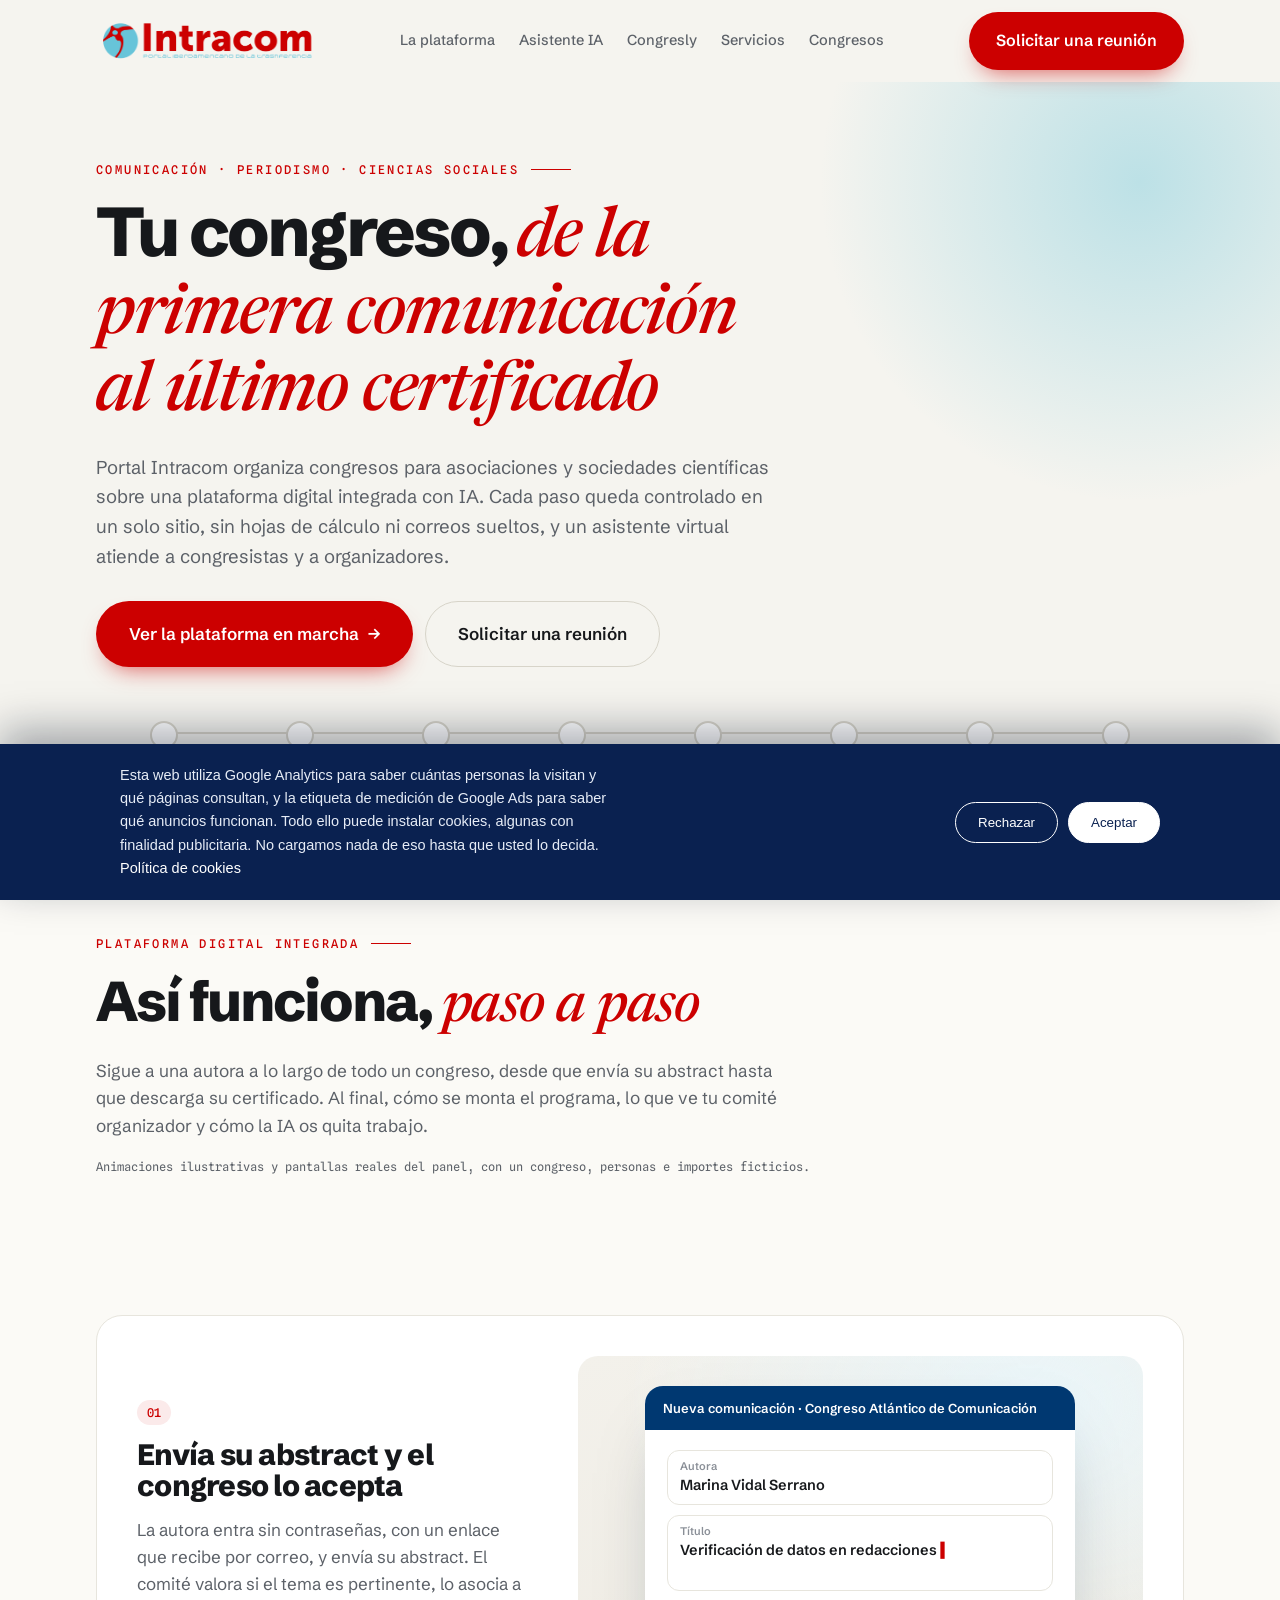
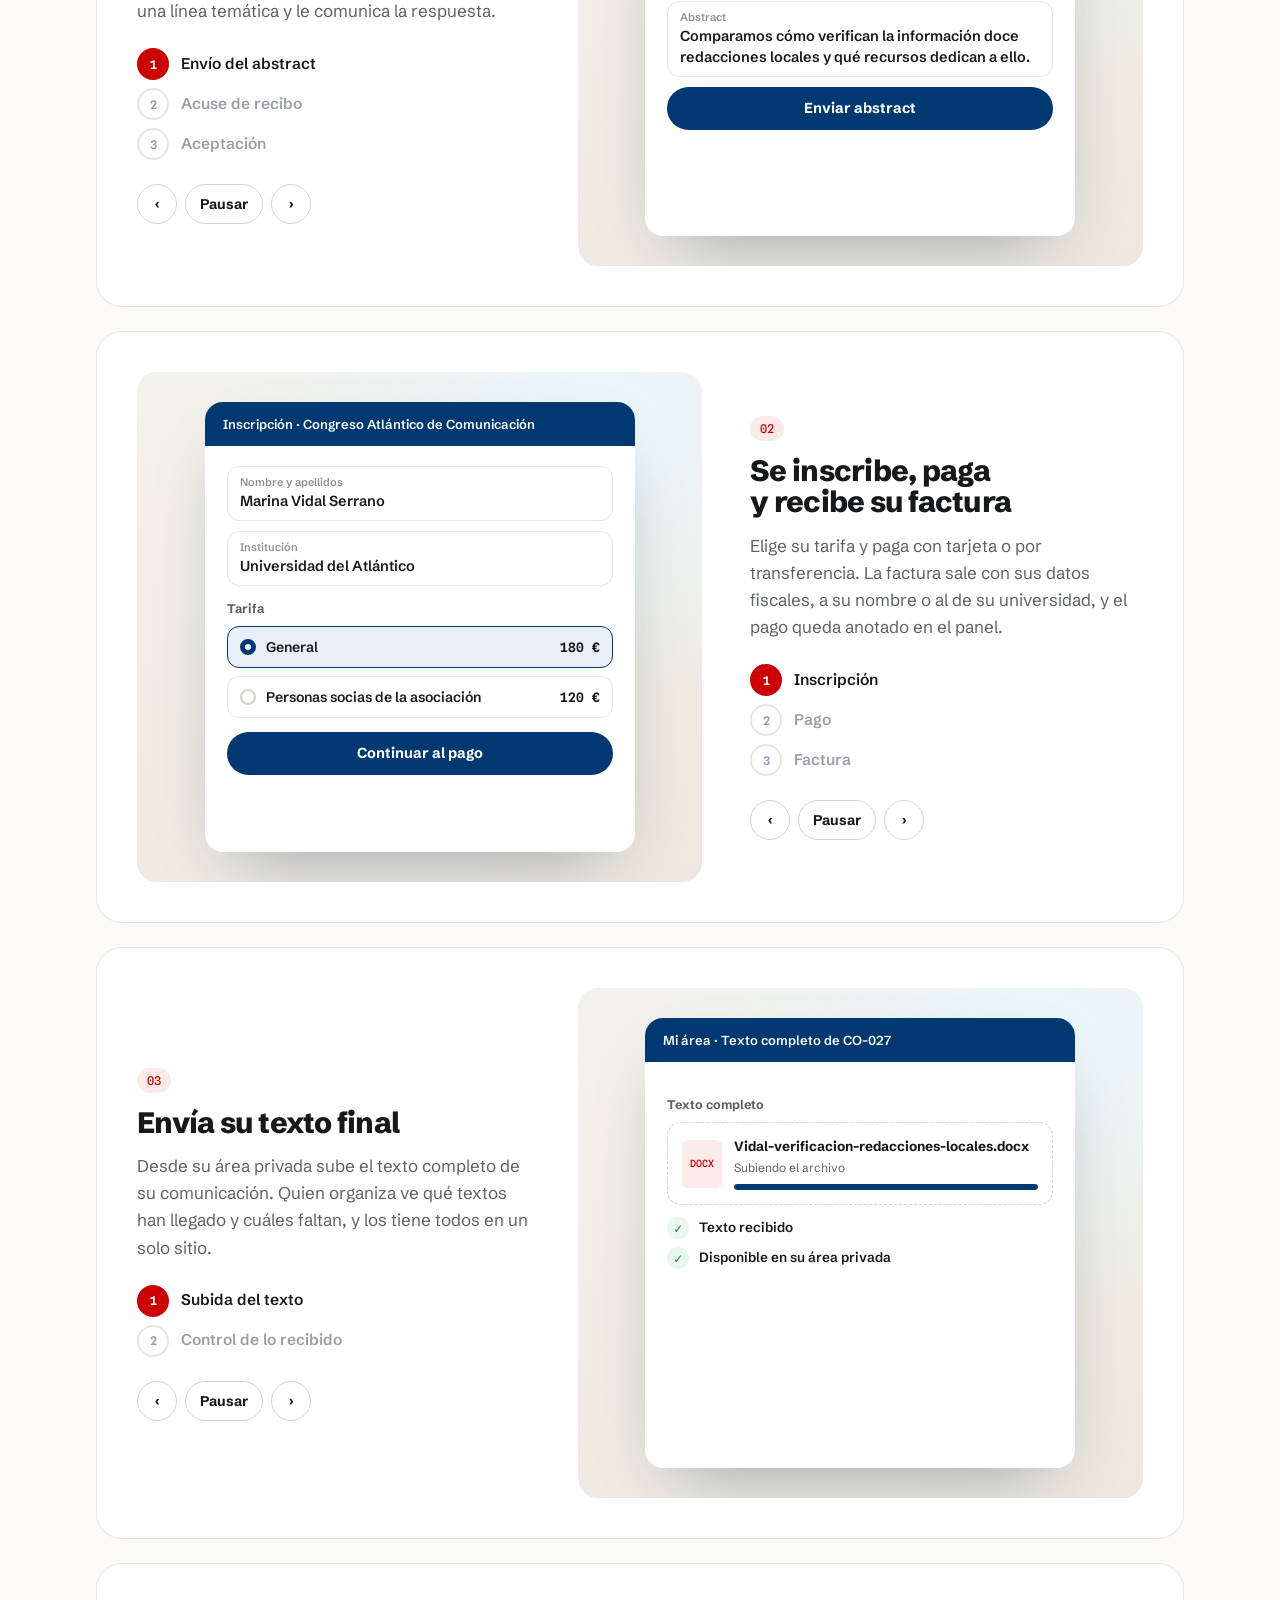
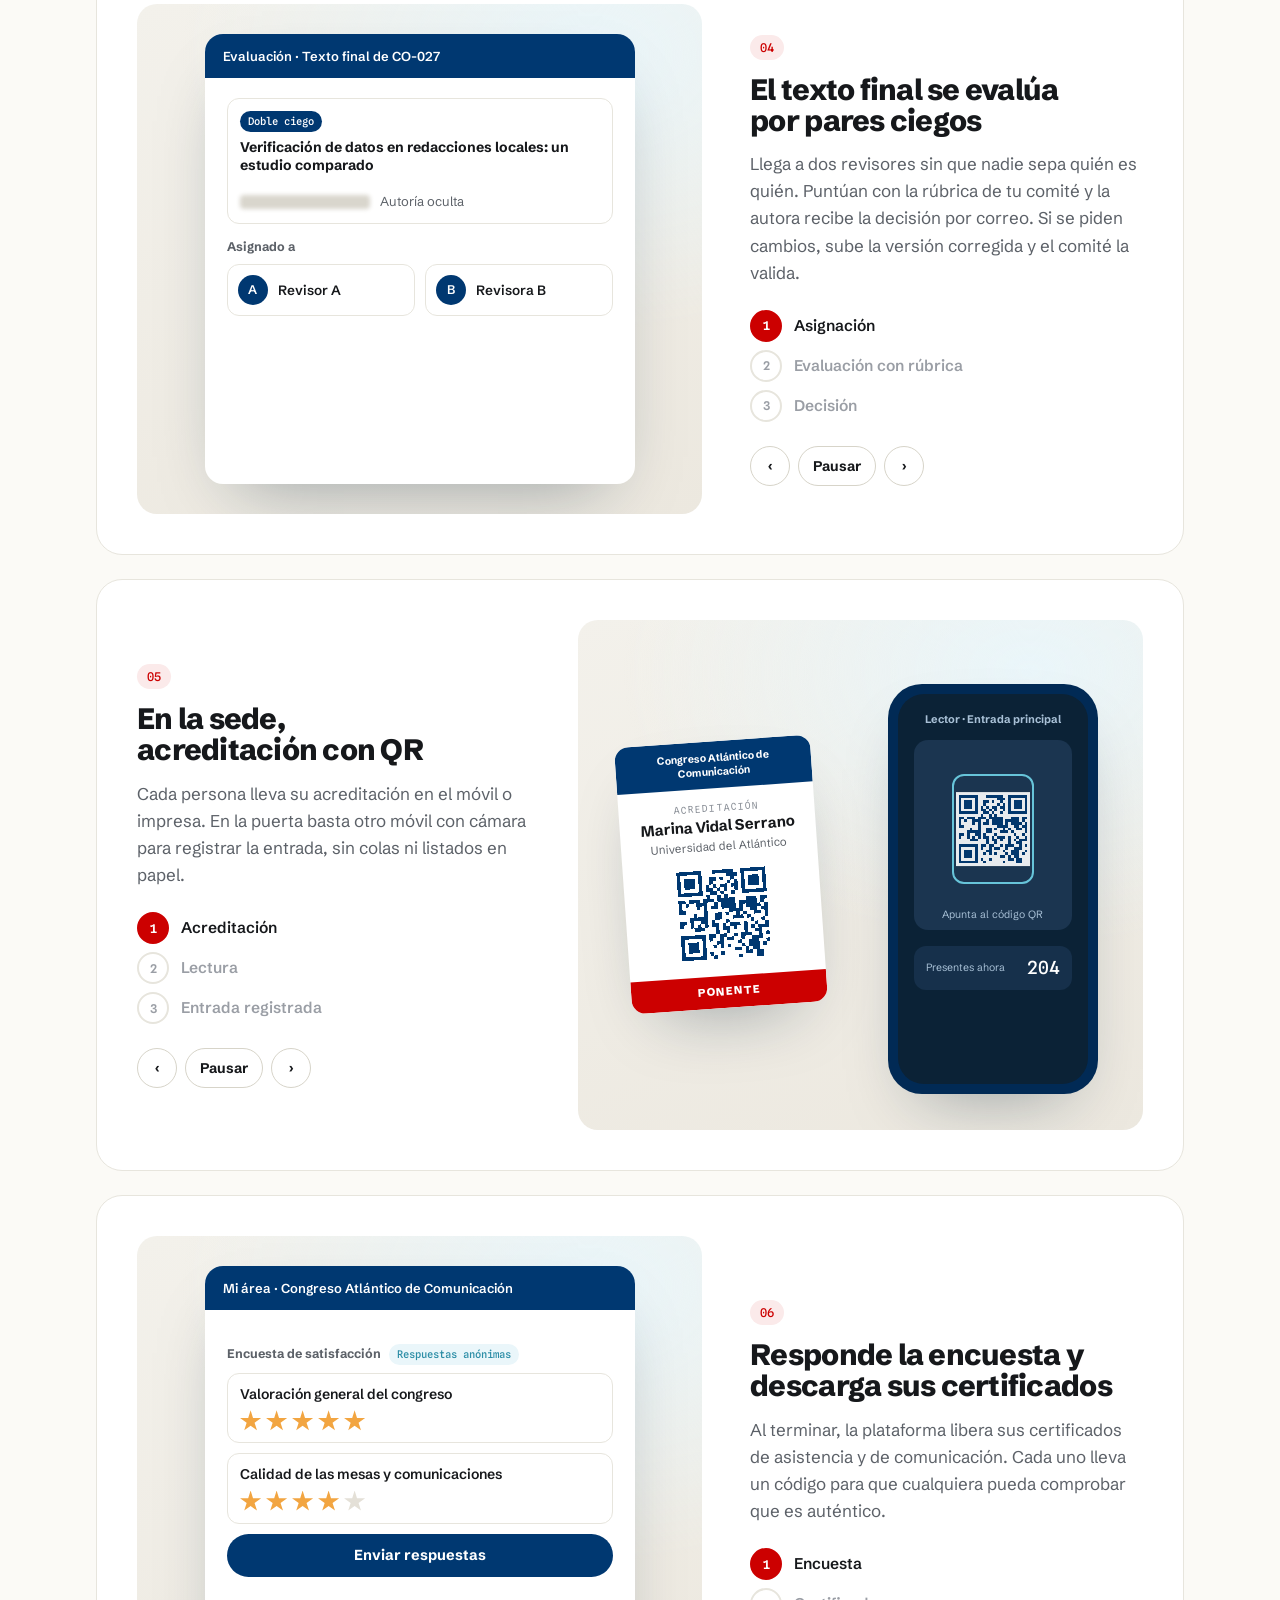
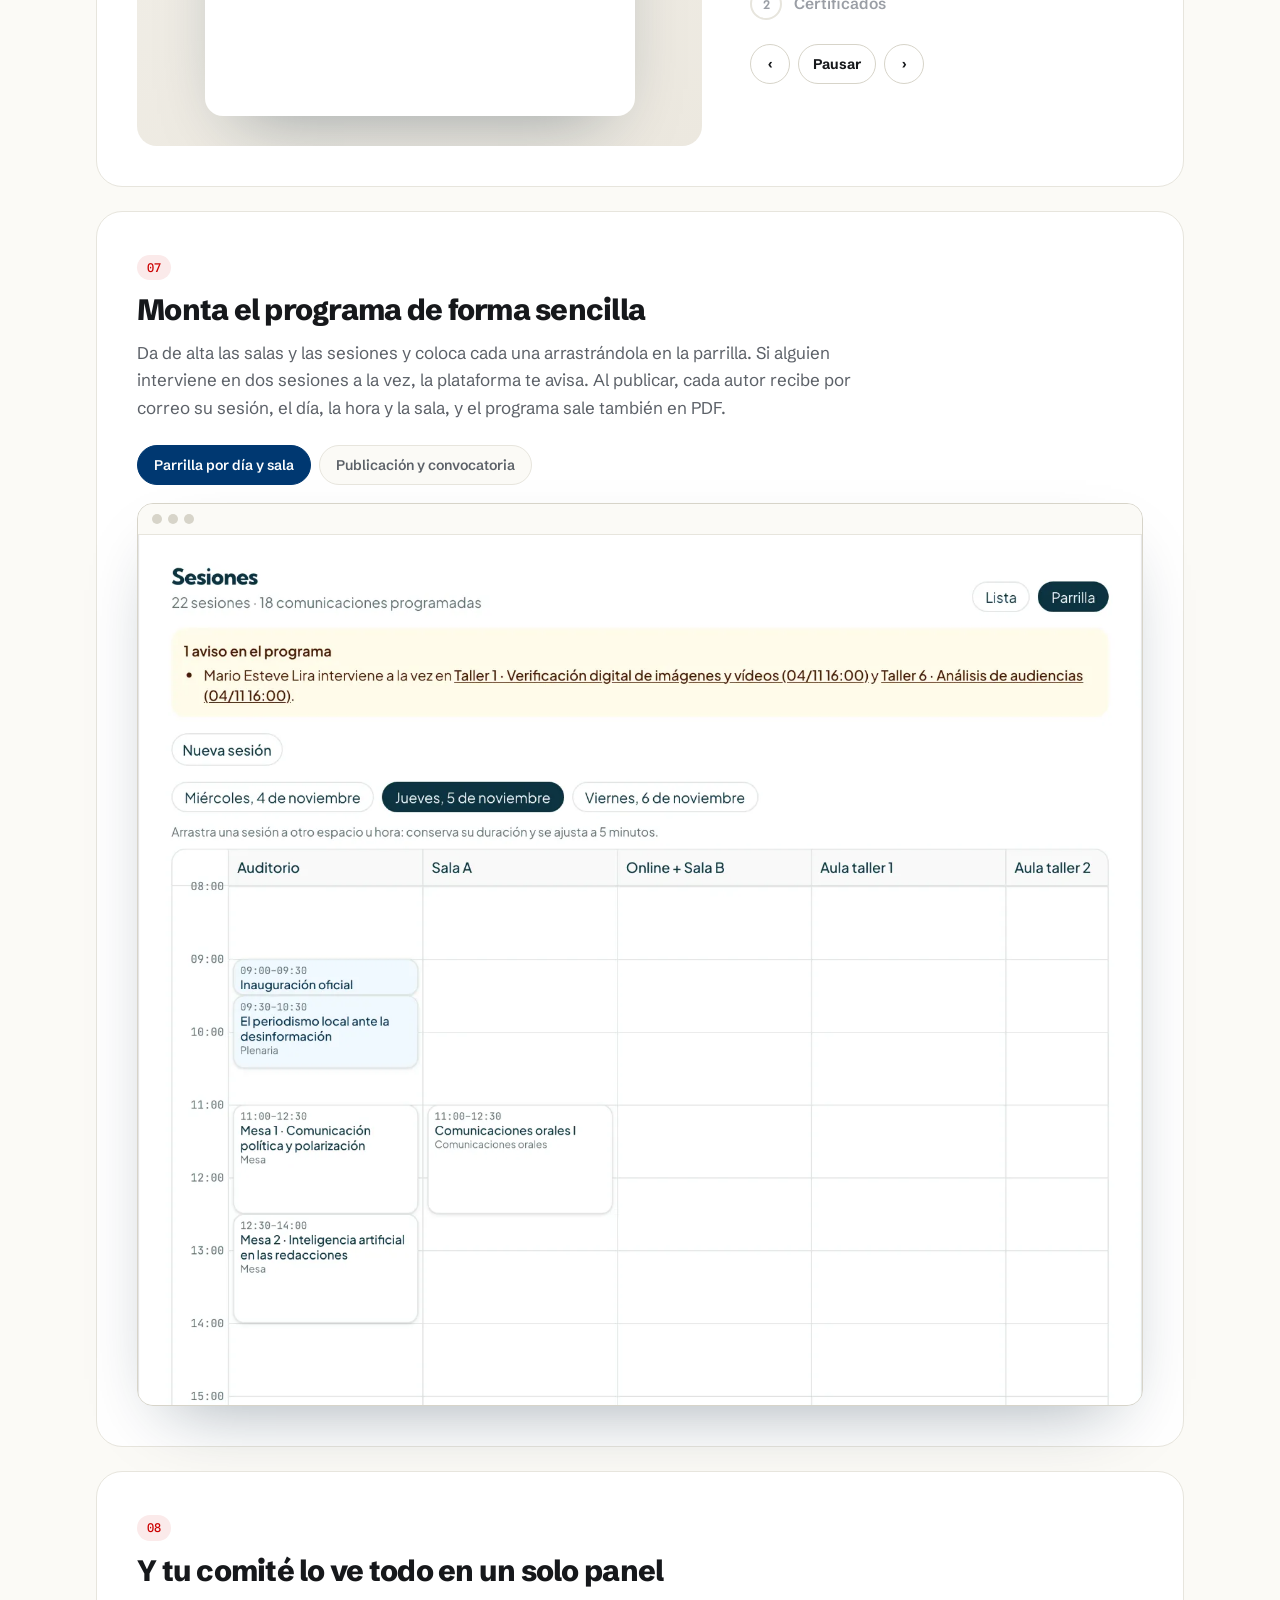
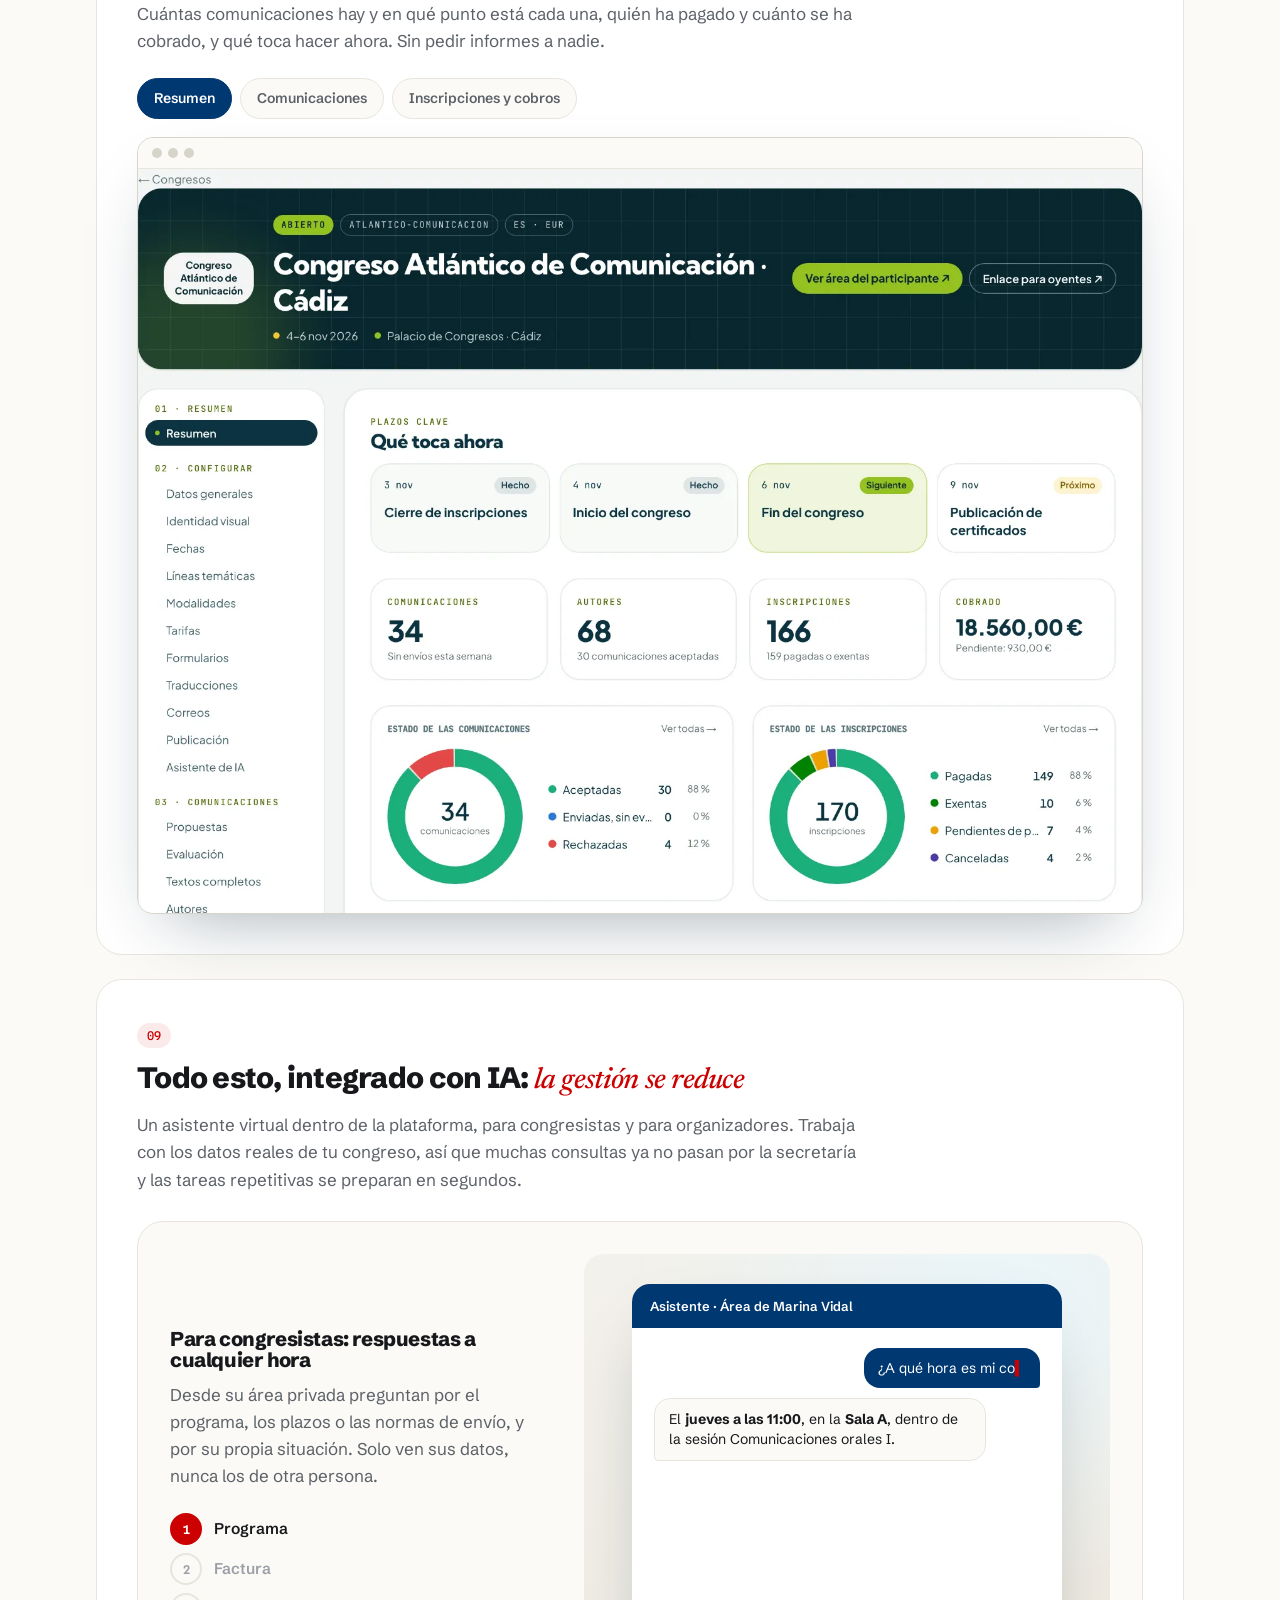
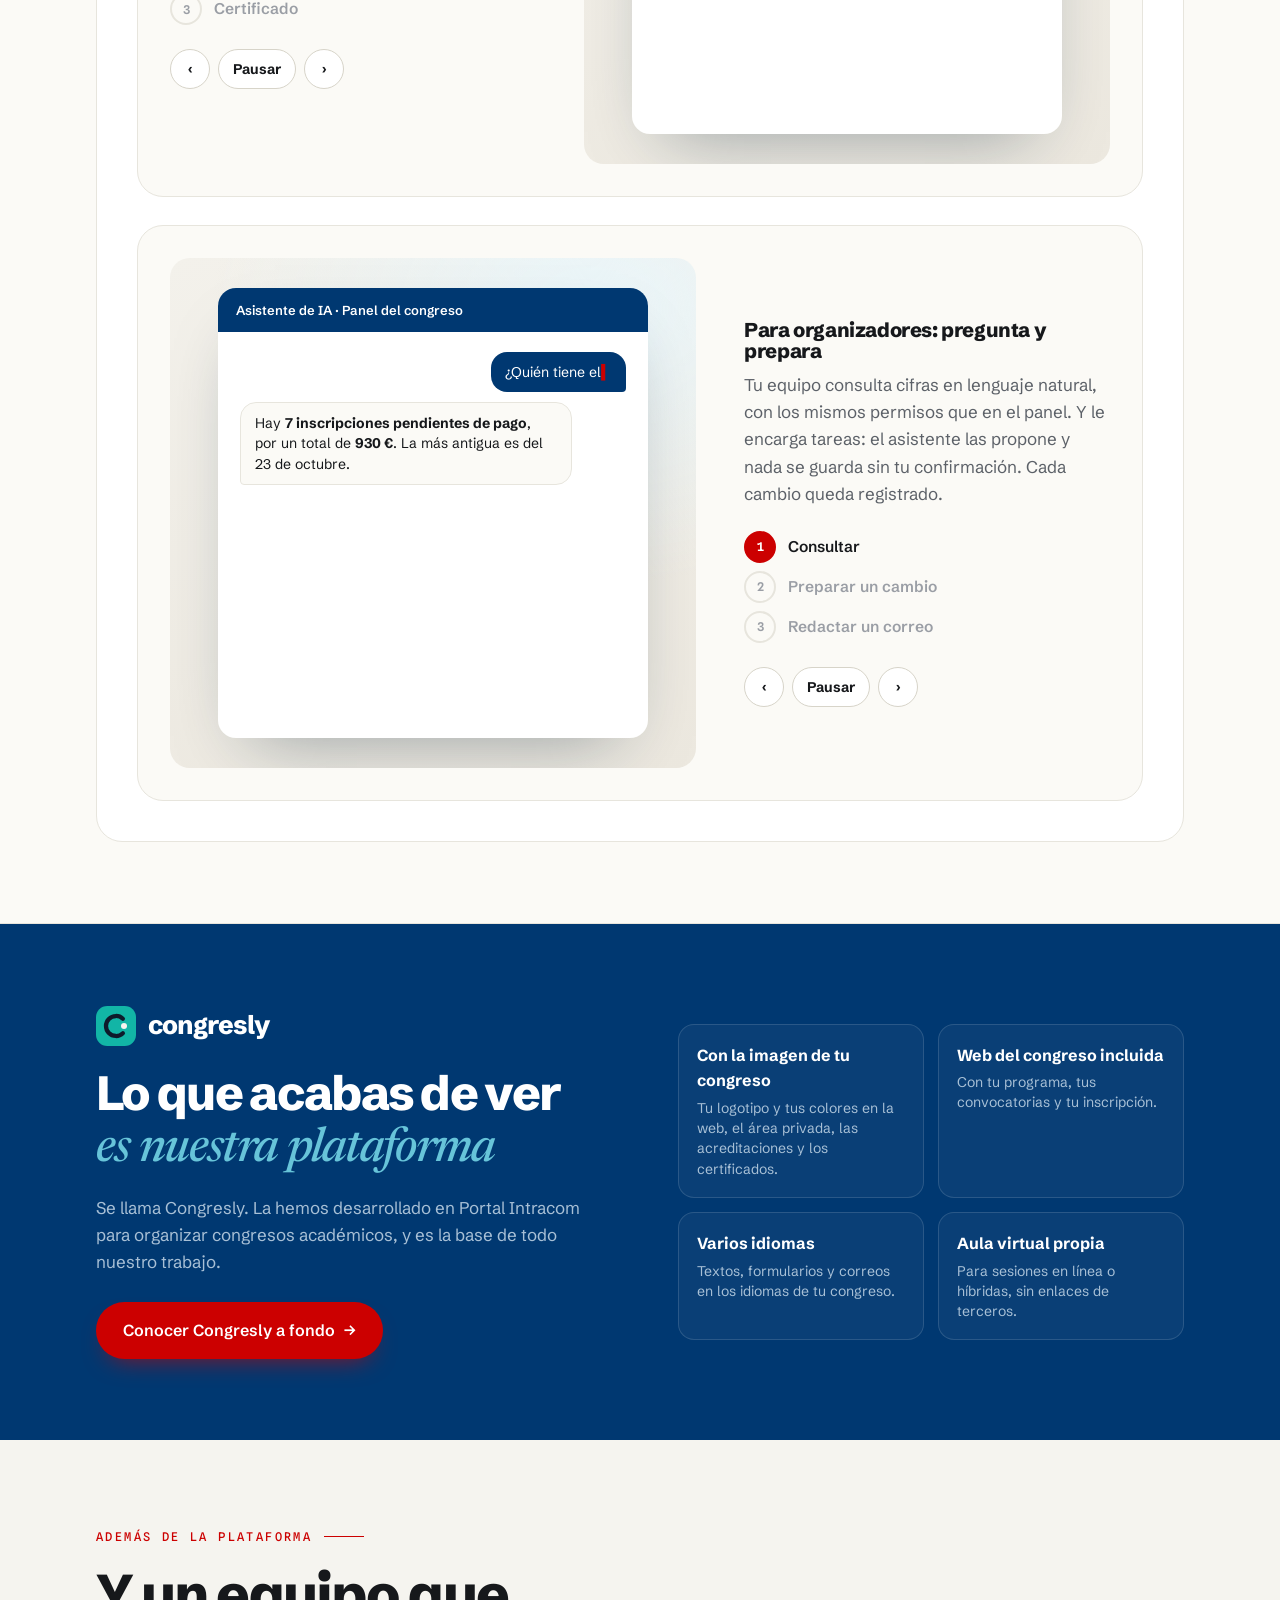
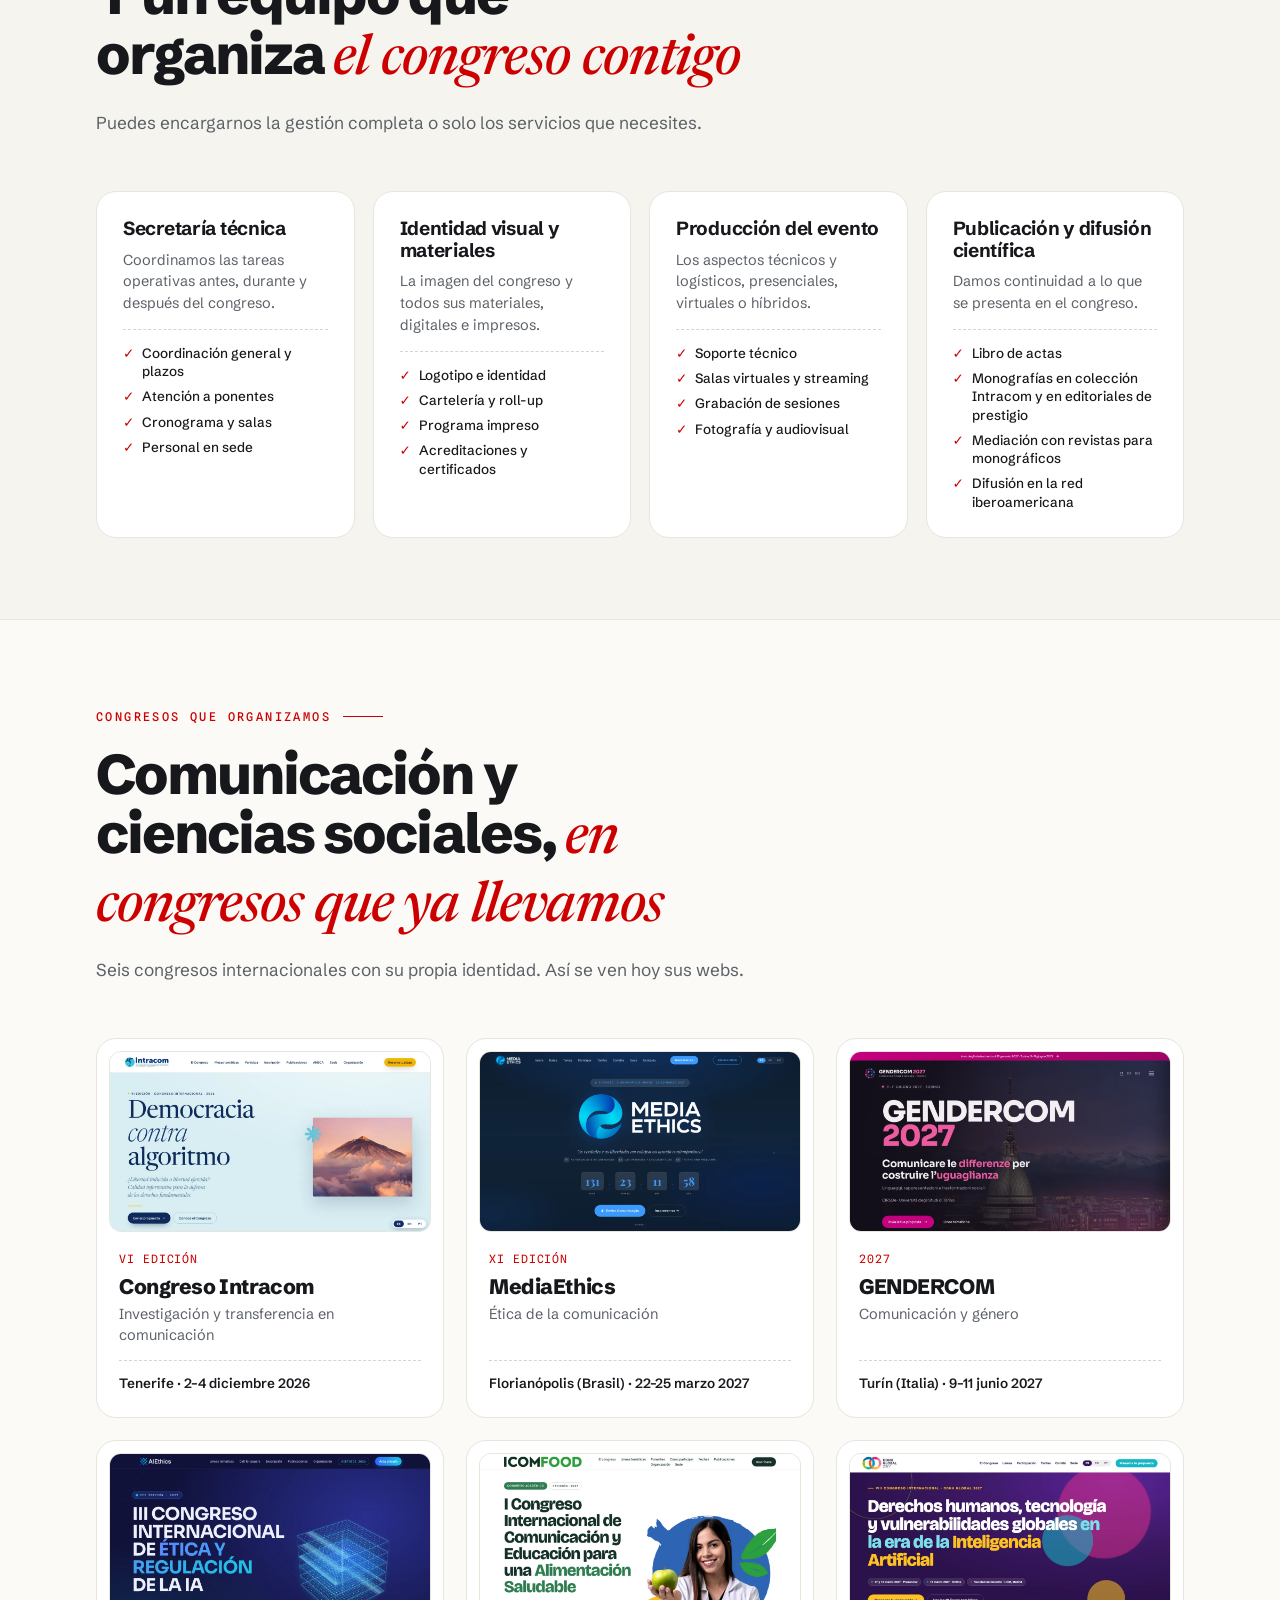
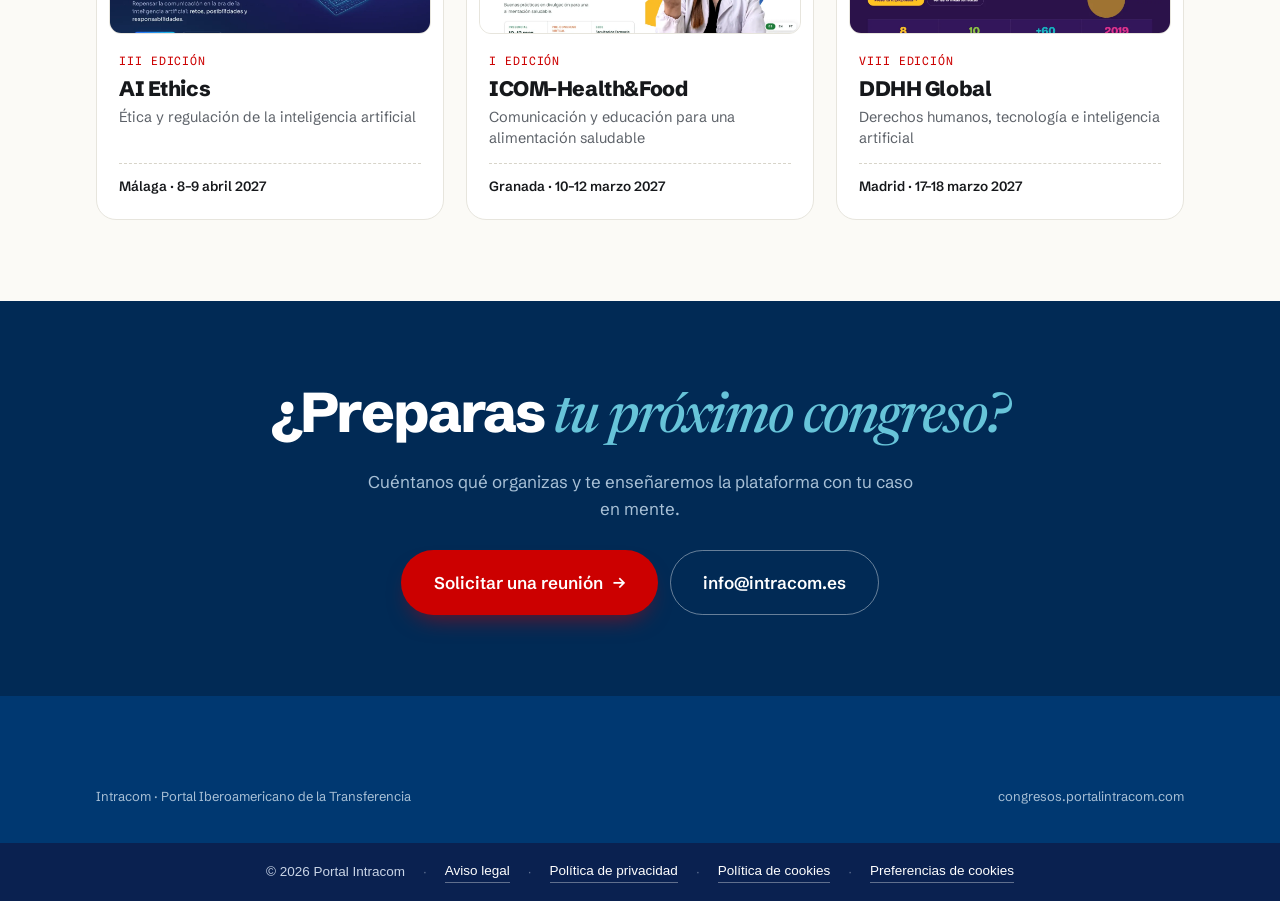
<file: comunicacion/index.html>
<!DOCTYPE html>
<html lang="es" data-theme="light">
<head>
<meta charset="utf-8">
<meta name="viewport" content="width=device-width, initial-scale=1">
<title>Tu congreso, en una sola plataforma · Portal Intracom</title>
<meta name="description" content="Portal Intracom organiza congresos de comunicación, periodismo y ciencias sociales sobre una plataforma digital que controla todo el proceso: comunicaciones, inscripción, pago, factura, textos finales, evaluación por pares ciegos, acreditación y certificados.">
<meta name="robots" content="noindex, follow">
<link rel="canonical" href="https://congresos.portalintracom.com/comunicacion/">
<meta property="og:type" content="website">
<meta property="og:site_name" content="Portal Intracom">
<meta property="og:locale" content="es_ES">
<meta property="og:title" content="Tu congreso, de la primera comunicación al último certificado">
<meta property="og:description" content="Organizamos tu congreso de comunicación, periodismo o ciencias sociales sobre una plataforma digital integrada con IA. Mírala en marcha, paso a paso.">
<meta property="og:url" content="https://congresos.portalintracom.com/comunicacion/">
<meta property="og:image" content="https://congresos.portalintracom.com/og.png">
<meta property="og:image:width" content="1200">
<meta property="og:image:height" content="630">
<meta name="twitter:card" content="summary_large_image">
<link rel="preconnect" href="https://fonts.googleapis.com">
<link rel="preconnect" href="https://fonts.gstatic.com" crossorigin>
<link href="https://fonts.googleapis.com/css2?family=Schibsted+Grotesk:wght@400;500;600;700;800;900&family=Newsreader:ital,opsz,wght@0,6..72,500;1,6..72,500&family=Spline+Sans+Mono:wght@400;500&display=swap" rel="stylesheet">
<link rel="stylesheet" href="/styles.css">
<link rel="stylesheet" href="/tipografia.css">
<link rel="stylesheet" href="/comunicacion/comunicacion.css">
<link rel="icon" type="image/png" sizes="32x32" href="/favicon-32.png">
<link rel="icon" type="image/png" sizes="512x512" href="/favicon-512.png">
<link rel="apple-touch-icon" sizes="180x180" href="/favicon-180.png">
</head>
<body>

<header class="nav" id="nav">
  <div class="container nav-inner">
    <a class="brand" href="#inicio" aria-label="Intracom, Portal Iberoamericano de la Transferencia">
      <img src="/assets/intracom-horizontal.png" alt="Intracom · Portal Iberoamericano de la Transferencia">
    </a>
    <nav class="nav-links" id="navLinks">
      <a href="#plataforma">La plataforma</a>
      <a href="#asistente">Asistente IA</a>
      <a href="#congresly">Congresly</a>
      <a href="#equipo">Servicios</a>
      <a href="#congresos">Congresos</a>
    </nav>
    <div class="nav-cta">
      <a href="#contacto" class="btn btn-primary">Solicitar una reunión</a>
      <button class="nav-toggle" id="navToggle" aria-label="Menú">
        <svg width="26" height="26" viewBox="0 0 24 24" fill="none" stroke="currentColor" stroke-width="2"><path d="M3 6h18M3 12h18M3 18h18"/></svg>
      </button>
    </div>
  </div>
</header>

<main>

<!-- ============ APERTURA ============ -->
<section class="apertura" id="inicio">
  <div class="container">
    <p class="eyebrow"><span>Comunicación · Periodismo · Ciencias sociales</span></p>
    <h1 class="apertura__titulo">Tu congreso, <em>de la primera comunicación al último certificado</em></h1>
    <p class="apertura__texto">Portal Intracom organiza congresos para asociaciones y sociedades científicas sobre una plataforma digital integrada con IA. Cada paso queda controlado en un solo sitio, sin hojas de cálculo ni correos sueltos, y un asistente virtual atiende a congresistas y a organizadores.</p>
    <div class="apertura__botones">
      <a class="btn btn-primary btn-lg" href="#plataforma">Ver la plataforma en marcha <span class="arr">→</span></a>
      <a class="btn btn-ghost btn-lg" href="#contacto">Solicitar una reunión</a>
    </div>
    <ol class="cadena" aria-label="Etapas que controla la plataforma">
      <li style="--i:0">Envío del abstract</li>
      <li style="--i:1">Aceptación</li>
      <li style="--i:2">Inscripción y pago</li>
      <li style="--i:3">Factura</li>
      <li style="--i:4">Texto final</li>
      <li style="--i:5">Evaluación por pares ciegos</li>
      <li style="--i:6">Acreditación</li>
      <li style="--i:7">Certificado</li>
    </ol>
  </div>
</section>

<!-- ============ LA PLATAFORMA ============ -->
<section class="plataforma" id="plataforma">
  <div class="container">
    <div class="section-head">
      <p class="eyebrow"><span>Plataforma digital integrada</span></p>
      <h2 class="h-title">Así funciona, <em>paso a paso</em></h2>
      <p class="lead">Sigue a una autora a lo largo de todo un congreso, desde que envía su abstract hasta que descarga su certificado. Al final, cómo se monta el programa, lo que ve tu comité organizador y cómo la IA os quita trabajo.</p>
      <p class="plataforma__aviso">Animaciones ilustrativas y pantallas reales del panel, con un congreso, personas e importes ficticios.</p>
    </div>

    <div class="hilo-marco">
      <nav class="hilo" id="hilo" aria-label="Capítulos del recorrido">
        <a href="#envio">Abstract</a><a href="#inscripcion">Inscripción y pago</a><a href="#texto-final">Texto final</a><a href="#evaluacion">Pares ciegos</a><a href="#acreditacion">Acreditación</a><a href="#certificados">Certificados</a><a href="#programa">Programa</a><a href="#panel">Panel del comité</a><a href="#asistente">Asistente IA</a>
      </nav>
    </div>

    <div class="demos">

    <!-- 1. Abstract y aceptación -->
    <article class="demo" id="envio" data-pasos="3" data-tiempos="6200,3600,4400">
      <div class="demo__texto">
        <span class="demo__num">01</span>
        <h3>Envía su abstract y el congreso lo acepta</h3>
        <p>La autora entra sin contraseñas, con un enlace que recibe por correo, y envía su abstract. El comité valora si el tema es pertinente, lo asocia a una línea temática y le comunica la respuesta.</p>
        <ol class="demo__pasos"><li>Envío del abstract</li><li>Acuse de recibo</li><li>Aceptación</li></ol>
        <div class="demo__mandos"><button class="mando" data-accion="anterior" aria-label="Paso anterior">‹</button><button class="mando" data-accion="pausa">Pausar</button><button class="mando" data-accion="siguiente" aria-label="Paso siguiente">›</button></div>
      </div>
      <div class="escenario" aria-hidden="true">
        <div class="ventana">
          <div class="ventana__cabeza">Nueva comunicación · Congreso Atlántico de Comunicación</div>
          <div class="capa capa--p1">
            <label class="campo"><span>Autora</span><b>Marina Vidal Serrano</b></label>
            <label class="campo campo--alto"><span>Título</span><b class="escribe" data-texto="Verificación de datos en redacciones locales: un estudio comparado"></b></label>
            <label class="campo campo--alto"><span>Abstract</span><b>Comparamos cómo verifican la información doce redacciones locales y qué recursos dedican a ello.</b></label>
            <div class="vboton pulsa">Enviar abstract</div>
          </div>
          <div class="capa capa--p2">
            <div class="ficha"><span class="etiqueta">Recibido · CO-027</span><strong>Verificación de datos en redacciones locales: un estudio comparado</strong></div>
            <p class="aviso-ok aparece" style="--r:.4s">✉ Acuse de recibo enviado a la autora</p>
            <p class="aviso-ok aparece" style="--r:1s">✉ Coautoría avisada por correo</p>
            <p class="aviso-ok aparece" style="--r:1.6s">◉ En el panel: pendiente de decisión</p>
          </div>
          <div class="capa capa--p3">
            <div class="decision"><span class="decision__icono">✓</span><div><strong>Abstract aceptado</strong><span>Línea temática: Periodismo y desinformación</span></div></div>
            <p class="aviso-ok aparece" style="--r:.6s">✉ Decisión enviada a la autora</p>
            <p class="aviso-ok aparece" style="--r:1.2s">◉ Ya puede inscribirse</p>
          </div>
        </div>
      </div>
    </article>

    <!-- 2. Inscripción, pago y factura -->
    <article class="demo demo--inversa" id="inscripcion" data-pasos="3" data-tiempos="3900,4400,4400">
      <div class="demo__texto">
        <span class="demo__num">02</span>
        <h3>Se inscribe, paga y recibe su factura</h3>
        <p>Elige su tarifa y paga con tarjeta o por transferencia. La factura sale con sus datos fiscales, a su nombre o al de su universidad, y el pago queda anotado en el panel.</p>
        <ol class="demo__pasos"><li>Inscripción</li><li>Pago</li><li>Factura</li></ol>
        <div class="demo__mandos"><button class="mando" data-accion="anterior" aria-label="Paso anterior">‹</button><button class="mando" data-accion="pausa">Pausar</button><button class="mando" data-accion="siguiente" aria-label="Paso siguiente">›</button></div>
      </div>
      <div class="escenario" aria-hidden="true">
        <div class="ventana">
          <div class="ventana__cabeza">Inscripción · Congreso Atlántico de Comunicación</div>
          <div class="capa capa--p1">
            <label class="campo"><span>Nombre y apellidos</span><b>Marina Vidal Serrano</b></label>
            <label class="campo"><span>Institución</span><b>Universidad del Atlántico</b></label>
            <p class="rotulito">Tarifa</p>
            <div class="opciones">
              <div class="opcion opcion--elegida"><i></i>General<em>180 €</em></div>
              <div class="opcion"><i></i>Personas socias de la asociación<em>120 €</em></div>
            </div>
            <div class="vboton pulsa">Continuar al pago</div>
          </div>
          <div class="capa capa--p2">
            <p class="rotulito">Forma de pago</p>
            <div class="pagos">
              <div class="pago pago--elegido"><i></i>Tarjeta</div>
              <div class="pago pago--banco"><i></i>Transferencia</div>
            </div>
            <div class="tarjeta-pago"><span>•••• •••• •••• 4242</span><span>12/28</span></div>
            <div class="total"><span>Total</span><strong>180,00 €</strong></div>
            <div class="vboton pago-boton"><span class="pago-boton__a">Pagar 180,00 €</span><span class="pago-boton__b"><i class="girar"></i>Procesando el pago…</span><span class="pago-boton__c">✓ Pago aceptado</span></div>
          </div>
          <div class="capa capa--p3">
            <div class="factura">
              <div class="factura__cabeza"><div><small>Factura</small><strong>CA26-0143</strong></div><span class="etiqueta etiqueta--ok">Emitida</span></div>
              <div class="factura__linea"><span>Inscripción · General</span><span>148,76 €</span></div>
              <div class="factura__linea factura__linea--suave"><span>IVA 21 %</span><span>31,24 €</span></div>
              <div class="factura__linea factura__linea--total"><span>Total</span><span>180,00 €</span></div>
            </div>
            <p class="aviso-ok aparece" style="--r:.5s">✉ Enviada por correo a la autora</p>
            <p class="aviso-ok aparece" style="--r:1.1s">◉ En el panel: inscripción pagada</p>
          </div>
        </div>
      </div>
    </article>

    <!-- 3. Texto final -->
    <article class="demo" id="texto-final" data-pasos="2" data-tiempos="4600,5000">
      <div class="demo__texto">
        <span class="demo__num">03</span>
        <h3>Envía su texto final</h3>
        <p>Desde su área privada sube el texto completo de su comunicación. Quien organiza ve qué textos han llegado y cuáles faltan, y los tiene todos en un solo sitio.</p>
        <ol class="demo__pasos"><li>Subida del texto</li><li>Control de lo recibido</li></ol>
        <div class="demo__mandos"><button class="mando" data-accion="anterior" aria-label="Paso anterior">‹</button><button class="mando" data-accion="pausa">Pausar</button><button class="mando" data-accion="siguiente" aria-label="Paso siguiente">›</button></div>
      </div>
      <div class="escenario" aria-hidden="true">
        <div class="ventana">
          <div class="ventana__cabeza">Mi área · Texto completo de CO-027</div>
          <div class="capa capa--p1">
            <p class="rotulito">Texto completo</p>
            <div class="archivo"><span class="archivo__icono">DOCX</span><div><strong>Vidal-verificacion-redacciones-locales.docx</strong><small>Subiendo el archivo</small><div class="progreso"><i></i></div></div></div>
            <ul class="comprueba">
              <li class="aparece" style="--r:2.2s">Texto recibido</li>
              <li class="aparece" style="--r:2.7s">Disponible en su área privada</li>
            </ul>
          </div>
          <div class="capa capa--p2">
            <p class="rotulito" style="margin-top:0">Textos finales · 21 de 30 recibidos</p>
            <div class="plazo aparece" style="--r:.2s"><small>CO-027</small>Vidal Serrano<span class="etiqueta etiqueta--ok">Recibido</span></div>
            <div class="plazo aparece" style="--r:.5s"><small>CO-031</small>Ortega Ruiz<span class="etiqueta etiqueta--ok">Recibido</span></div>
            <div class="plazo plazo--ahora aparece" style="--r:.8s"><small>CO-044</small>Lema Castro<span class="etiqueta etiqueta--azul">Pendiente</span></div>
            <div class="plazo aparece" style="--r:1.1s"><small>CO-052</small>Prieto Gil<span class="etiqueta etiqueta--ok">Recibido</span></div>
          </div>
        </div>
      </div>
    </article>

    <!-- 4. Evaluación por pares ciegos -->
    <article class="demo demo--inversa" id="evaluacion" data-pasos="3" data-tiempos="3800,3800,4400">
      <div class="demo__texto">
        <span class="demo__num">04</span>
        <h3>El texto final se evalúa por pares ciegos</h3>
        <p>Llega a dos revisores sin que nadie sepa quién es quién. Puntúan con la rúbrica de tu comité y la autora recibe la decisión por correo. Si se piden cambios, sube la versión corregida y el comité la valida.</p>
        <ol class="demo__pasos"><li>Asignación</li><li>Evaluación con rúbrica</li><li>Decisión</li></ol>
        <div class="demo__mandos"><button class="mando" data-accion="anterior" aria-label="Paso anterior">‹</button><button class="mando" data-accion="pausa">Pausar</button><button class="mando" data-accion="siguiente" aria-label="Paso siguiente">›</button></div>
      </div>
      <div class="escenario" aria-hidden="true">
        <div class="ventana">
          <div class="ventana__cabeza">Evaluación · Texto final de CO-027</div>
          <div class="capa capa--p1">
            <div class="ficha"><span class="etiqueta etiqueta--azul">Doble ciego</span><strong>Verificación de datos en redacciones locales: un estudio comparado</strong>
              <div class="oculto"><s></s> Autoría oculta</div></div>
            <p class="rotulito">Asignado a</p>
            <div class="revisores">
              <div class="revisor aparece" style="--r:.5s"><i>A</i>Revisor A</div>
              <div class="revisor aparece" style="--r:1s"><i>B</i>Revisora B</div>
            </div>
          </div>
          <div class="capa capa--p2">
            <div class="ficha"><span class="etiqueta">CO-027</span><strong>Rúbrica del comité científico</strong></div>
            <div class="barras">
              <div class="barra"><span>Aportación</span><i style="--v:88%"></i><b>8,8</b></div>
              <div class="barra"><span>Metodología</span><i style="--v:82%"></i><b>8,2</b></div>
              <div class="barra"><span>Relevancia social</span><i style="--v:92%"></i><b>9,2</b></div>
            </div>
            <div class="total"><span>Media</span><strong>8,7</strong></div>
          </div>
          <div class="capa capa--p3">
            <div class="decision"><span class="decision__icono">✓</span><div><strong>Texto aceptado</strong><span>Listo para su publicación</span></div></div>
            <p class="aviso-ok aparece" style="--r:.6s">✉ Decisión y comentarios enviados a la autora, sin nombres</p>
            <p class="aviso-ok aparece" style="--r:1.2s">◉ En el panel: texto listo para publicar</p>
          </div>
        </div>
      </div>
    </article>

    <!-- 5. Acreditación -->
    <article class="demo" id="acreditacion" data-pasos="3" data-tiempos="3400,3000,4400">
      <div class="demo__texto">
        <span class="demo__num">05</span>
        <h3>En la sede, acreditación con QR</h3>
        <p>Cada persona lleva su acreditación en el móvil o impresa. En la puerta basta otro móvil con cámara para registrar la entrada, sin colas ni listados en papel.</p>
        <ol class="demo__pasos"><li>Acreditación</li><li>Lectura</li><li>Entrada registrada</li></ol>
        <div class="demo__mandos"><button class="mando" data-accion="anterior" aria-label="Paso anterior">‹</button><button class="mando" data-accion="pausa">Pausar</button><button class="mando" data-accion="siguiente" aria-label="Paso siguiente">›</button></div>
      </div>
      <div class="escenario escenario--qr" aria-hidden="true">
        <div class="acreditacion">
          <div class="acreditacion__franja">Congreso Atlántico de Comunicación</div>
          <div class="acreditacion__cuerpo">
            <small>Acreditación</small>
            <strong>Marina Vidal Serrano</strong>
            <span>Universidad del Atlántico</span>
            <div class="qr"></div>
          </div>
          <div class="acreditacion__rol">Ponente</div>
        </div>
        <div class="movil">
          <div class="movil__pantalla">
            <div class="movil__cabeza">Lector · Entrada principal</div>
            <div class="visor"><div class="visor__marco"></div><div class="visor__linea"></div><div class="qr qr--peq"></div><p>Apunta al código QR</p></div>
            <div class="lectura-ok"><span>✓</span><strong>Entrada registrada</strong><small>Marina Vidal · 09:02</small></div>
            <div class="contador"><small>Presentes ahora</small><b class="contador__a">204</b><b class="contador__b">205</b></div>
          </div>
        </div>
      </div>
    </article>

    <!-- 6. Certificados -->
    <article class="demo demo--inversa" id="certificados" data-pasos="2" data-tiempos="4200,5000">
      <div class="demo__texto">
        <span class="demo__num">06</span>
        <h3>Responde la encuesta y descarga sus certificados</h3>
        <p>Al terminar, la plataforma libera sus certificados de asistencia y de comunicación. Cada uno lleva un código para que cualquiera pueda comprobar que es auténtico.</p>
        <ol class="demo__pasos"><li>Encuesta</li><li>Certificados</li></ol>
        <div class="demo__mandos"><button class="mando" data-accion="anterior" aria-label="Paso anterior">‹</button><button class="mando" data-accion="pausa">Pausar</button><button class="mando" data-accion="siguiente" aria-label="Paso siguiente">›</button></div>
      </div>
      <div class="escenario" aria-hidden="true">
        <div class="ventana">
          <div class="ventana__cabeza">Mi área · Congreso Atlántico de Comunicación</div>
          <div class="capa capa--p1">
            <p class="rotulito">Encuesta de satisfacción <span class="etiqueta">Respuestas anónimas</span></p>
            <div class="pregunta"><span>Valoración general del congreso</span><div class="estrellas estrellas--1"><i style="--e:0"></i><i style="--e:1"></i><i style="--e:2"></i><i style="--e:3"></i><i style="--e:4"></i></div></div>
            <div class="pregunta"><span>Calidad de las mesas y comunicaciones</span><div class="estrellas estrellas--2"><i style="--e:0"></i><i style="--e:1"></i><i style="--e:2"></i><i style="--e:3"></i><i class="vacia"></i></div></div>
            <div class="vboton pulsa">Enviar respuestas</div>
          </div>
          <div class="capa capa--p2">
            <p class="rotulito">Mis certificados</p>
            <div class="certificado aparece" style="--r:.3s"><span class="certificado__sello">✓</span><div><strong>Certificado de asistencia</strong><small>Marina Vidal Serrano</small></div><em>↓</em></div>
            <div class="certificado aparece" style="--r:.8s"><span class="certificado__sello">✓</span><div><strong>Certificado de comunicación</strong><small>Verificación de datos en redacciones locales</small></div><em>↓</em></div>
            <p class="verificacion aparece" style="--r:1.4s">Con código de verificación</p>
          </div>
        </div>
      </div>
    </article>

    <!-- 7. Programa -->
    <article class="pantallas" id="programa">
      <div class="pantallas__texto">
        <span class="demo__num">07</span>
        <h3>Monta el programa de forma sencilla</h3>
        <p>Da de alta las salas y las sesiones y coloca cada una arrastrándola en la parrilla. Si alguien interviene en dos sesiones a la vez, la plataforma te avisa. Al publicar, cada autor recibe por correo su sesión, el día, la hora y la sala, y el programa sale también en PDF.</p>
      </div>
      <div class="pestanas" role="tablist" aria-label="Pantallas del programa">
        <button role="tab" aria-selected="true">Parrilla por día y sala</button>
        <button role="tab" aria-selected="false">Publicación y convocatoria</button>
      </div>
      <div class="pantallas__vista"><a class="marco" href="/comunicacion/img/programa-parrilla.webp" target="_blank" rel="noopener"><span class="marco__barra"><i></i><i></i><i></i></span><img src="/comunicacion/img/programa-parrilla.webp" alt="Parrilla del programa en el panel: una columna por sala y las sesiones colocadas por hora" loading="lazy" width="1984" height="1720"><span class="marco__nota">Toca la imagen para ampliarla</span></a></div>
      <div class="pantallas__vista" hidden><a class="marco" href="/comunicacion/img/programa-publicar.webp" target="_blank" rel="noopener"><span class="marco__barra"><i></i><i></i><i></i></span><img src="/comunicacion/img/programa-publicar.webp" alt="Publicación del programa por versiones, convocatoria a los autores y certificados de intervención" loading="lazy" width="1984" height="1060"><span class="marco__nota">Toca la imagen para ampliarla</span></a></div>
    </article>

    <!-- 8. Panel -->
    <article class="pantallas" id="panel">
      <div class="pantallas__texto">
        <span class="demo__num">08</span>
        <h3>Y tu comité lo ve todo en un solo panel</h3>
        <p>Cuántas comunicaciones hay y en qué punto está cada una, quién ha pagado y cuánto se ha cobrado, y qué toca hacer ahora. Sin pedir informes a nadie.</p>
      </div>
      <div class="pestanas" role="tablist" aria-label="Pantallas del panel">
        <button role="tab" aria-selected="true">Resumen</button>
        <button role="tab" aria-selected="false">Comunicaciones</button>
        <button role="tab" aria-selected="false">Inscripciones y cobros</button>
      </div>
      <div class="pantallas__vista"><a class="marco" href="/comunicacion/img/panel-resumen.webp" target="_blank" rel="noopener"><span class="marco__barra"><i></i><i></i><i></i></span><img src="/comunicacion/img/panel-resumen.webp" alt="Resumen del panel: qué toca ahora, cifras clave y estado de comunicaciones e inscripciones" loading="lazy" width="2496" height="1850"><span class="marco__nota">Toca la imagen para ampliarla</span></a></div>
      <div class="pantallas__vista" hidden><a class="marco" href="/comunicacion/img/panel-comunicaciones.webp" target="_blank" rel="noopener"><span class="marco__barra"><i></i><i></i><i></i></span><img src="/comunicacion/img/panel-comunicaciones.webp" alt="Listado de comunicaciones con su línea temática y su estado" loading="lazy" width="1984" height="1360"><span class="marco__nota">Toca la imagen para ampliarla</span></a></div>
      <div class="pantallas__vista" hidden><a class="marco" href="/comunicacion/img/panel-inscripciones.webp" target="_blank" rel="noopener"><span class="marco__barra"><i></i><i></i><i></i></span><img src="/comunicacion/img/panel-inscripciones.webp" alt="Listado de inscripciones con tarifa, importe, estado y factura" loading="lazy" width="1984" height="1360"><span class="marco__nota">Toca la imagen para ampliarla</span></a></div>
    </article>

    <!-- 9. Asistente de IA -->
    <article class="pantallas" id="asistente">
      <div class="pantallas__texto">
        <span class="demo__num">09</span>
        <h3>Todo esto, integrado con IA: <em>la gestión se reduce</em></h3>
        <p>Un asistente virtual dentro de la plataforma, para congresistas y para organizadores. Trabaja con los datos reales de tu congreso, así que muchas consultas ya no pasan por la secretaría y las tareas repetitivas se preparan en segundos.</p>
      </div>

      <div class="demo demo--anidada" id="asistente-congresistas" data-pasos="3" data-tiempos="5600,5600,6400">
        <div class="demo__texto">
          <h4>Para congresistas: respuestas a cualquier hora</h4>
          <p>Desde su área privada preguntan por el programa, los plazos o las normas de envío, y por su propia situación. Solo ven sus datos, nunca los de otra persona.</p>
          <ol class="demo__pasos"><li>Programa</li><li>Factura</li><li>Certificado</li></ol>
          <div class="demo__mandos"><button class="mando" data-accion="anterior" aria-label="Paso anterior">‹</button><button class="mando" data-accion="pausa">Pausar</button><button class="mando" data-accion="siguiente" aria-label="Paso siguiente">›</button></div>
        </div>
        <div class="escenario" aria-hidden="true">
          <div class="ventana">
            <div class="ventana__cabeza">Asistente · Área de Marina Vidal</div>
            <div class="capa capa--p1 chat">
            <div class="burbuja burbuja--yo"><span class="escribe" data-texto="¿A qué hora es mi comunicación?" data-retraso="200"></span></div>
            <div class="burbuja burbuja--ia aparece" style="--r:2.1s">El <b>jueves a las 11:00</b>, en la <b>Sala A</b>, dentro de la sesión Comunicaciones orales I.</div>
            </div>
            <div class="capa capa--p2 chat">
            <div class="burbuja burbuja--yo"><span class="escribe" data-texto="¿Dónde descargo mi factura?" data-retraso="200"></span></div>
            <div class="burbuja burbuja--ia aparece" style="--r:2.0s">Tu factura <b>CA26-0143</b> ya está emitida. Puedes descargarla aquí:</div>
            <div class="propuesta aparece" style="--r:2.5s"><span class="propuesta__enlace">↓ Descargar factura</span></div>
            </div>
            <div class="capa capa--p3 chat">
            <div class="burbuja burbuja--yo"><span class="escribe" data-texto="¿Ya puedo descargar mi certificado?" data-retraso="200"></span></div>
            <div class="burbuja burbuja--ia aparece" style="--r:2.4s">Todavía no: te falta responder la <b>encuesta de satisfacción</b>. En cuanto la envíes, lo tendrás en tu área.</div>
            <div class="propuesta aparece" style="--r:2.9s"><span class="propuesta__enlace">→ Responder la encuesta</span></div>
            </div>
          </div>
        </div>
      </div>

      <div class="demo demo--inversa demo--anidada" id="asistente-organizadores" data-pasos="3" data-tiempos="5800,7000,7000">
        <div class="demo__texto">
          <h4>Para organizadores: pregunta y prepara</h4>
          <p>Tu equipo consulta cifras en lenguaje natural, con los mismos permisos que en el panel. Y le encarga tareas: el asistente las propone y nada se guarda sin tu confirmación. Cada cambio queda registrado.</p>
          <ol class="demo__pasos"><li>Consultar</li><li>Preparar un cambio</li><li>Redactar un correo</li></ol>
          <div class="demo__mandos"><button class="mando" data-accion="anterior" aria-label="Paso anterior">‹</button><button class="mando" data-accion="pausa">Pausar</button><button class="mando" data-accion="siguiente" aria-label="Paso siguiente">›</button></div>
        </div>
        <div class="escenario" aria-hidden="true">
          <div class="ventana">
            <div class="ventana__cabeza">Asistente de IA · Panel del congreso</div>
            <div class="capa capa--p1 chat">
            <div class="burbuja burbuja--yo"><span class="escribe" data-texto="¿Quién tiene el pago pendiente?" data-retraso="200"></span></div>
            <div class="burbuja burbuja--ia aparece" style="--r:2.1s">Hay <b>7 inscripciones pendientes de pago</b>, por un total de <b>930 €</b>. La más antigua es del 23 de octubre.</div>
            </div>
            <div class="capa capa--p2 chat">
            <div class="burbuja burbuja--yo"><span class="escribe" data-texto="Retrasa una semana el cierre del envío de comunicaciones" data-retraso="200"></span></div>
            <div class="burbuja burbuja--ia aparece" style="--r:3.4s">Te propongo este cambio:</div>
            <div class="propuesta aparece" style="--r:3.9s"><small>Cierre del envío de comunicaciones</small><strong>7 de junio → 14 de junio</strong><span class="propuesta__botones"><i>Confirmar</i><u>Descartar</u></span></div>
            </div>
            <div class="capa capa--p3 chat">
            <div class="burbuja burbuja--yo"><span class="escribe" data-texto="Redacta el recordatorio del fin de plazo de inscripción" data-retraso="200"></span></div>
            <div class="burbuja burbuja--ia aparece" style="--r:3.4s">Aquí tienes el borrador:</div>
            <div class="propuesta aparece" style="--r:3.9s"><small>Asunto: últimos días para inscribirte</small><span class="propuesta__texto">Hola: la inscripción al congreso cierra el 3 de noviembre. Puedes completarla desde tu área privada…</span><span class="propuesta__botones"><u>Copiar</u></span></div>
            </div>
          </div>
        </div>
      </div>
    </article>

    </div>
  </div>
</section>

<!-- ============ CONGRESLY ============ -->
<section class="congresly" id="congresly">
  <div class="container congresly__fila">
    <div>
      <div class="congresly__marca">
        <svg viewBox="0 0 32 32" aria-hidden="true"><rect width="32" height="32" rx="9" fill="#12B5A6"/><path d="M21.5 10.2A8 8 0 1 0 21.5 21.8" fill="none" stroke="#0E1A2B" stroke-width="3.4" stroke-linecap="round"/><circle cx="22.4" cy="16" r="2.4" fill="#F6F4EF"/></svg>
        congresly
      </div>
      <h2>Lo que acabas de ver <em>es nuestra plataforma</em></h2>
      <p>Se llama Congresly. La hemos desarrollado en Portal Intracom para organizar congresos académicos, y es la base de todo nuestro trabajo.</p>
      <a class="btn btn-primary" href="https://www.congresly.com/" target="_blank" rel="noopener">Conocer Congresly a fondo <span class="arr">→</span></a>
    </div>
    <ul class="congresly__lista">
      <li><strong>Con la imagen de tu congreso</strong><span>Tu logotipo y tus colores en la web, el área privada, las acreditaciones y los certificados.</span></li>
      <li><strong>Web del congreso incluida</strong><span>Con tu programa, tus convocatorias y tu inscripción.</span></li>
      <li><strong>Varios idiomas</strong><span>Textos, formularios y correos en los idiomas de tu congreso.</span></li>
      <li><strong>Aula virtual propia</strong><span>Para sesiones en línea o híbridas, sin enlaces de terceros.</span></li>
    </ul>
  </div>
</section>

<!-- ============ SERVICIOS ============ -->
<section class="equipo" id="equipo">
  <div class="container">
    <div class="section-head">
      <p class="eyebrow"><span>Además de la plataforma</span></p>
      <h2 class="h-title">Y un equipo que organiza <em>el congreso contigo</em></h2>
      <p class="lead">Puedes encargarnos la gestión completa o solo los servicios que necesites.</p>
    </div>
    <div class="equipo__rejilla">
      <article class="servicio">
        <h3>Secretaría técnica</h3>
        <p>Coordinamos las tareas operativas antes, durante y después del congreso.</p>
        <ul><li>Coordinación general y plazos</li><li>Atención a ponentes</li><li>Cronograma y salas</li><li>Personal en sede</li></ul>
      </article>
      <article class="servicio">
        <h3>Identidad visual y materiales</h3>
        <p>La imagen del congreso y todos sus materiales, digitales e impresos.</p>
        <ul><li>Logotipo e identidad</li><li>Cartelería y roll-up</li><li>Programa impreso</li><li>Acreditaciones y certificados</li></ul>
      </article>
      <article class="servicio">
        <h3>Producción del evento</h3>
        <p>Los aspectos técnicos y logísticos, presenciales, virtuales o híbridos.</p>
        <ul><li>Soporte técnico</li><li>Salas virtuales y streaming</li><li>Grabación de sesiones</li><li>Fotografía y audiovisual</li></ul>
      </article>
      <article class="servicio">
        <h3>Publicación y difusión científica</h3>
        <p>Damos continuidad a lo que se presenta en el congreso.</p>
        <ul><li>Libro de actas</li><li>Monografías en colección Intracom y en editoriales de prestigio</li><li>Mediación con revistas para monográficos</li><li>Difusión en la red iberoamericana</li></ul>
      </article>
    </div>
  </div>
</section>

<!-- ============ CONGRESOS ============ -->
<section class="congresos" id="congresos">
  <div class="container">
    <div class="section-head">
      <p class="eyebrow"><span>Congresos que organizamos</span></p>
      <h2 class="h-title">Comunicación y ciencias sociales, <em>en congresos que ya llevamos</em></h2>
      <p class="lead">Seis congresos internacionales con su propia identidad. Así se ven hoy sus webs.</p>
    </div>
    <ul class="congresos__rejilla">
      <li>
        <a class="congreso" href="https://congresointracom.com/" target="_blank" rel="noopener">
          <span class="congreso__web"><img src="img/web-intracom.webp" width="1200" height="675" loading="lazy" alt="Portada de la web de Congreso Intracom"></span>
          <span class="congreso__ed">VI edición</span>
          <strong class="congreso__nombre">Congreso Intracom</strong>
          <span class="congreso__tema">Investigación y transferencia en comunicación</span>
          <span class="congreso__sede">Tenerife · 2–4 diciembre 2026</span>
        </a>
      </li>
      <li>
        <a class="congreso" href="https://mediaethicsconference.com/" target="_blank" rel="noopener">
          <span class="congreso__web"><img src="img/web-mediaethics.webp" width="1200" height="675" loading="lazy" alt="Portada de la web de MediaEthics"></span>
          <span class="congreso__ed">XI edición</span>
          <strong class="congreso__nombre">MediaEthics</strong>
          <span class="congreso__tema">Ética de la comunicación</span>
          <span class="congreso__sede">Florianópolis (Brasil) · 22–25 marzo 2027</span>
        </a>
      </li>
      <li>
        <a class="congreso" href="https://gendercom.org/" target="_blank" rel="noopener">
          <span class="congreso__web"><img src="img/web-gendercom.webp" width="1200" height="675" loading="lazy" alt="Portada de la web de GENDERCOM"></span>
          <span class="congreso__ed">2027</span>
          <strong class="congreso__nombre">GENDERCOM</strong>
          <span class="congreso__tema">Comunicación y género</span>
          <span class="congreso__sede">Turín (Italia) · 9–11 junio 2027</span>
        </a>
      </li>
      <li>
        <a class="congreso" href="https://aiethics.portalintracom.com/" target="_blank" rel="noopener">
          <span class="congreso__web"><img src="img/web-aiethics.webp" width="1200" height="675" loading="lazy" alt="Portada de la web de AI Ethics"></span>
          <span class="congreso__ed">III edición</span>
          <strong class="congreso__nombre">AI Ethics</strong>
          <span class="congreso__tema">Ética y regulación de la inteligencia artificial</span>
          <span class="congreso__sede">Málaga · 8–9 abril 2027</span>
        </a>
      </li>
      <li>
        <a class="congreso" href="https://icomfood.portalintracom.com/" target="_blank" rel="noopener">
          <span class="congreso__web"><img src="img/web-icomfood.webp" width="1200" height="675" loading="lazy" alt="Portada de la web de ICOM–Health&amp;Food"></span>
          <span class="congreso__ed">I edición</span>
          <strong class="congreso__nombre">ICOM–Health&amp;Food</strong>
          <span class="congreso__tema">Comunicación y educación para una alimentación saludable</span>
          <span class="congreso__sede">Granada · 10–12 marzo 2027</span>
        </a>
      </li>
      <li>
        <a class="congreso" href="https://ddhhglobal.portalintracom.com/" target="_blank" rel="noopener">
          <span class="congreso__web"><img src="img/web-ddhhglobal.webp" width="1200" height="675" loading="lazy" alt="Portada de la web de DDHH Global"></span>
          <span class="congreso__ed">VIII edición</span>
          <strong class="congreso__nombre">DDHH Global</strong>
          <span class="congreso__tema">Derechos humanos, tecnología e inteligencia artificial</span>
          <span class="congreso__sede">Madrid · 17–18 marzo 2027</span>
        </a>
      </li>
    </ul>
  </div>
</section>

<!-- ============ CIERRE ============ -->
<section class="cierre" id="contacto">
  <div class="container">
    <h2>¿Preparas <em>tu próximo congreso?</em></h2>
    <p>Cuéntanos qué organizas y te enseñaremos la plataforma con tu caso en mente.</p>
    <div class="cierre__botones">
      <a class="btn btn-primary btn-lg" href="/#contacto">Solicitar una reunión <span class="arr">→</span></a>
      <a class="btn btn-ghost btn-lg boton-claro" href="mailto:info@intracom.es?subject=Propuesta%20para%20nuestro%20congreso">info@intracom.es</a>
    </div>
  </div>
</section>

</main>

<footer class="footer">
  <div class="container">
    <div class="footer-bottom">
      <span>Intracom · Portal Iberoamericano de la Transferencia</span>
      <a href="/">congresos.portalintracom.com</a>
    </div>
  </div>
</footer>

<script src="/comunicacion/comunicacion.js"></script>
<script src="/legal.js" defer></script>
<script src="/cookies.js" defer></script>
</body>
</html>
</file>
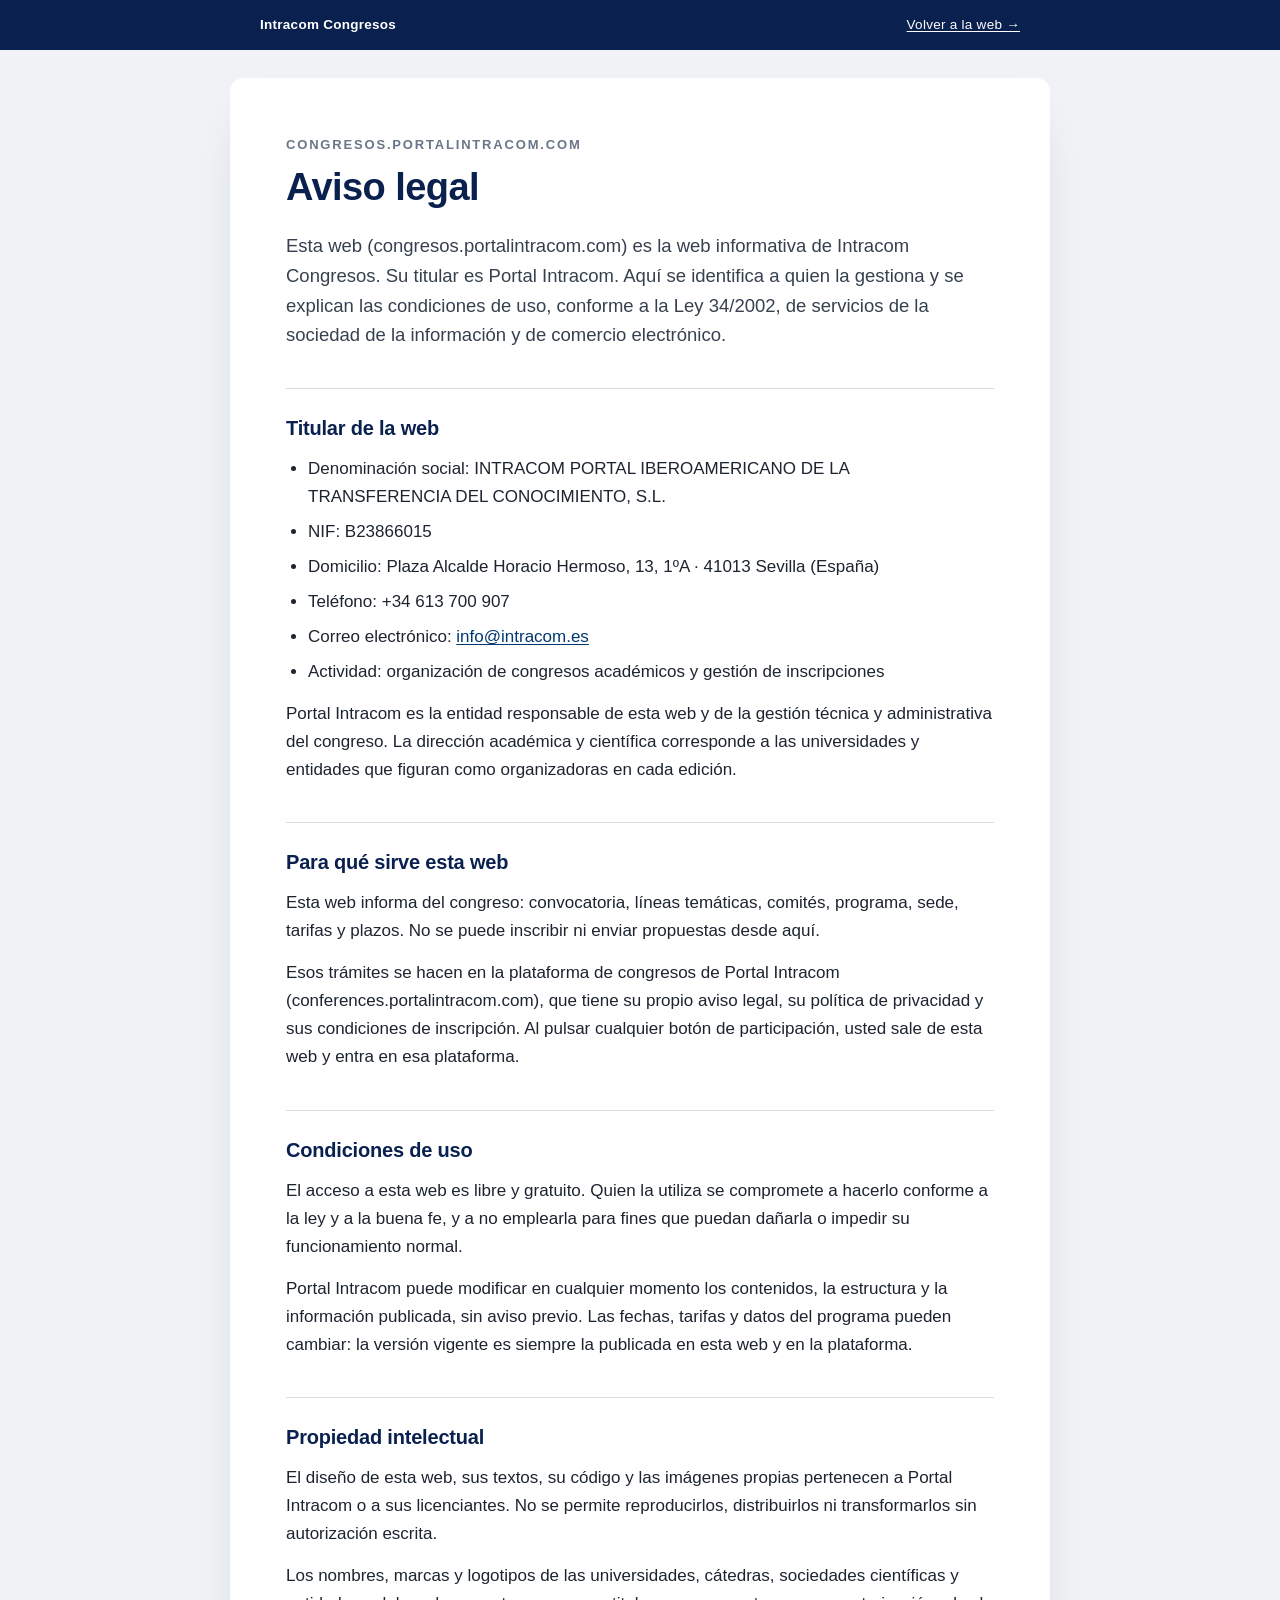
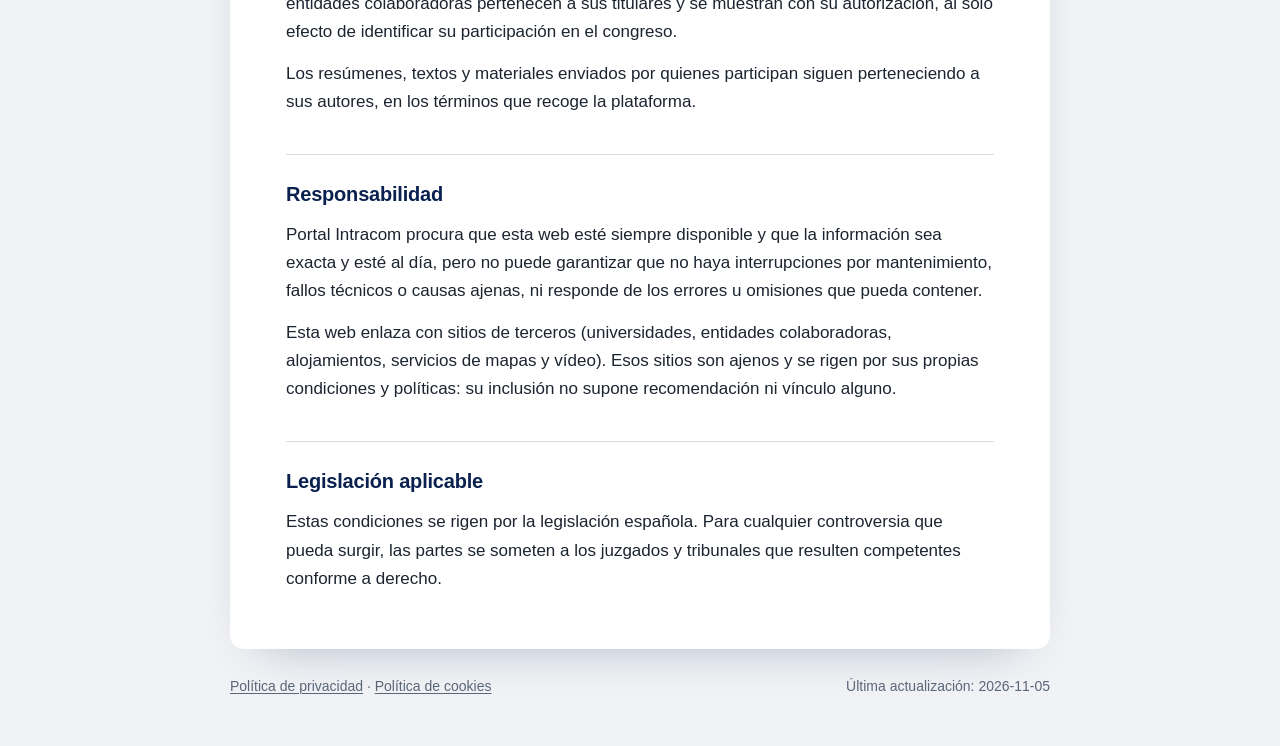
<file: legal/aviso-legal.html>
<!doctype html>
<html lang="es">
<head>
<meta charset="utf-8" />
<meta name="viewport" content="width=device-width, initial-scale=1" />
<title>Aviso legal · Intracom Congresos</title>
<meta name="description" content="Esta web (congresos.portalintracom.com) es la web informativa de Intracom Congresos. Su titular es Portal Intracom. Aquí se identifica a quien la gestiona y se explican las condici" />
<meta name="robots" content="index, follow" />
<link rel="canonical" href="https://congresos.portalintracom.com/legal/aviso-legal.html" />
<link rel="icon" href="/favicon-32.png" sizes="32x32" />
<style>
:root{--tinta:#0A2150;--azul:#003871;--rojo:#CC0000;--fondo:#F0F2F5;--linea:#D8DDE5}
*{box-sizing:border-box}
html{-webkit-text-size-adjust:100%}
body{margin:0;background:var(--fondo);color:#1C2430;
 font:400 17px/1.65 -apple-system,BlinkMacSystemFont,"Segoe UI",Roboto,"Helvetica Neue",Arial,sans-serif}
a{color:var(--azul);text-decoration-thickness:1px;text-underline-offset:2px;word-break:break-word}
a:hover{color:var(--rojo)}
.barra{background:var(--tinta);color:#fff;padding:14px 0}
.barra a{color:#fff}
.caja{width:min(760px,100% - 40px);margin-inline:auto}
.barra .caja{display:flex;flex-wrap:wrap;gap:8px 18px;align-items:baseline;justify-content:space-between;
 font-size:13.5px;letter-spacing:.02em}
.barra strong{font-weight:600}
main{background:#fff;margin:28px auto 0;width:min(820px,100% - 32px);border-radius:14px;
 padding:clamp(26px,5vw,56px);box-shadow:0 20px 50px -34px rgba(10,33,80,.45)}
h1{margin:0;font-size:clamp(28px,4.6vw,38px);line-height:1.15;letter-spacing:-.015em;color:var(--tinta)}
.sitio{margin:0 0 10px;font-size:13px;letter-spacing:.14em;text-transform:uppercase;color:#6A7689;font-weight:600}
.intro{margin:22px 0 0;font-size:18.5px;line-height:1.6;color:#36414F}
.langs{margin:26px 0 0;display:flex;flex-wrap:wrap;gap:10px;font-size:14px}
.langs a,.langs span{padding:5px 13px;border:1px solid var(--linea);border-radius:999px;text-decoration:none}
.langs span[aria-current]{background:var(--tinta);color:#fff;border-color:var(--tinta)}
section{margin-top:38px;padding-top:4px;border-top:1px solid var(--linea)}
h2{margin:22px 0 0;font-size:20px;line-height:1.3;color:var(--tinta);letter-spacing:-.01em}
p{margin:14px 0 0}
ul{margin:14px 0 0;padding-left:22px}
li{margin-top:7px}
footer{width:min(820px,100% - 32px);margin:26px auto 48px;font-size:14px;color:#5B6679;
 display:flex;flex-wrap:wrap;gap:8px 20px;justify-content:space-between}
footer a{color:#5B6679}
@media (prefers-color-scheme:dark){
 body{background:#0D1319;color:#DDE3EC}
 main{background:#141C25;box-shadow:none}
 h1,h2{color:#9FC0F0}
 .intro{color:#C2CBD8}
 a{color:#8FB7F2}a:hover{color:#FF9A9A}
 .barra{background:#060A0F}
 .langs a,.langs span{border-color:#2A3542}
 .langs span[aria-current]{background:#9FC0F0;color:#0D1319;border-color:#9FC0F0}
 section{border-top-color:#2A3542}
 footer,footer a{color:#95A1B3}
}
</style>
</head>
<body>
<div class="barra"><div class="caja">
  <span><strong>Intracom Congresos</strong></span>
  <a href="/">Volver a la web →</a>
</div></div>
<main>
  <p class="sitio">congresos.portalintracom.com</p>
  <h1>Aviso legal</h1>
  <p class="intro">Esta web (congresos.portalintracom.com) es la web informativa de Intracom Congresos. Su titular es Portal Intracom. Aquí se identifica a quien la gestiona y se explican las condiciones de uso, conforme a la Ley 34/2002, de servicios de la sociedad de la información y de comercio electrónico.</p>
  
  <section><h2>Titular de la web</h2><ul><li>Denominación social: INTRACOM PORTAL IBEROAMERICANO DE LA TRANSFERENCIA DEL CONOCIMIENTO, S.L.</li><li>NIF: B23866015</li><li>Domicilio: Plaza Alcalde Horacio Hermoso, 13, 1ºA · 41013 Sevilla (España)</li><li>Teléfono: +34 613 700 907</li><li>Correo electrónico: <a href="mailto:info@intracom.es">info@intracom.es</a></li><li>Actividad: organización de congresos académicos y gestión de inscripciones</li></ul><p>Portal Intracom es la entidad responsable de esta web y de la gestión técnica y administrativa del congreso. La dirección académica y científica corresponde a las universidades y entidades que figuran como organizadoras en cada edición.</p></section><section><h2>Para qué sirve esta web</h2><p>Esta web informa del congreso: convocatoria, líneas temáticas, comités, programa, sede, tarifas y plazos. No se puede inscribir ni enviar propuestas desde aquí.</p><p>Esos trámites se hacen en la plataforma de congresos de Portal Intracom (conferences.portalintracom.com), que tiene su propio aviso legal, su política de privacidad y sus condiciones de inscripción. Al pulsar cualquier botón de participación, usted sale de esta web y entra en esa plataforma.</p></section><section><h2>Condiciones de uso</h2><p>El acceso a esta web es libre y gratuito. Quien la utiliza se compromete a hacerlo conforme a la ley y a la buena fe, y a no emplearla para fines que puedan dañarla o impedir su funcionamiento normal.</p><p>Portal Intracom puede modificar en cualquier momento los contenidos, la estructura y la información publicada, sin aviso previo. Las fechas, tarifas y datos del programa pueden cambiar: la versión vigente es siempre la publicada en esta web y en la plataforma.</p></section><section><h2>Propiedad intelectual</h2><p>El diseño de esta web, sus textos, su código y las imágenes propias pertenecen a Portal Intracom o a sus licenciantes. No se permite reproducirlos, distribuirlos ni transformarlos sin autorización escrita.</p><p>Los nombres, marcas y logotipos de las universidades, cátedras, sociedades científicas y entidades colaboradoras pertenecen a sus titulares y se muestran con su autorización, al solo efecto de identificar su participación en el congreso.</p><p>Los resúmenes, textos y materiales enviados por quienes participan siguen perteneciendo a sus autores, en los términos que recoge la plataforma.</p></section><section><h2>Responsabilidad</h2><p>Portal Intracom procura que esta web esté siempre disponible y que la información sea exacta y esté al día, pero no puede garantizar que no haya interrupciones por mantenimiento, fallos técnicos o causas ajenas, ni responde de los errores u omisiones que pueda contener.</p><p>Esta web enlaza con sitios de terceros (universidades, entidades colaboradoras, alojamientos, servicios de mapas y vídeo). Esos sitios son ajenos y se rigen por sus propias condiciones y políticas: su inclusión no supone recomendación ni vínculo alguno.</p></section><section><h2>Legislación aplicable</h2><p>Estas condiciones se rigen por la legislación española. Para cualquier controversia que pueda surgir, las partes se someten a los juzgados y tribunales que resulten competentes conforme a derecho.</p></section>
</main>
<footer>
  <span><a href="privacidad.html">Política de privacidad</a> · <a href="cookies.html">Política de cookies</a></span>
  <span>Última actualización: 2026-11-05</span>
</footer>
</body>
</html>
</file>
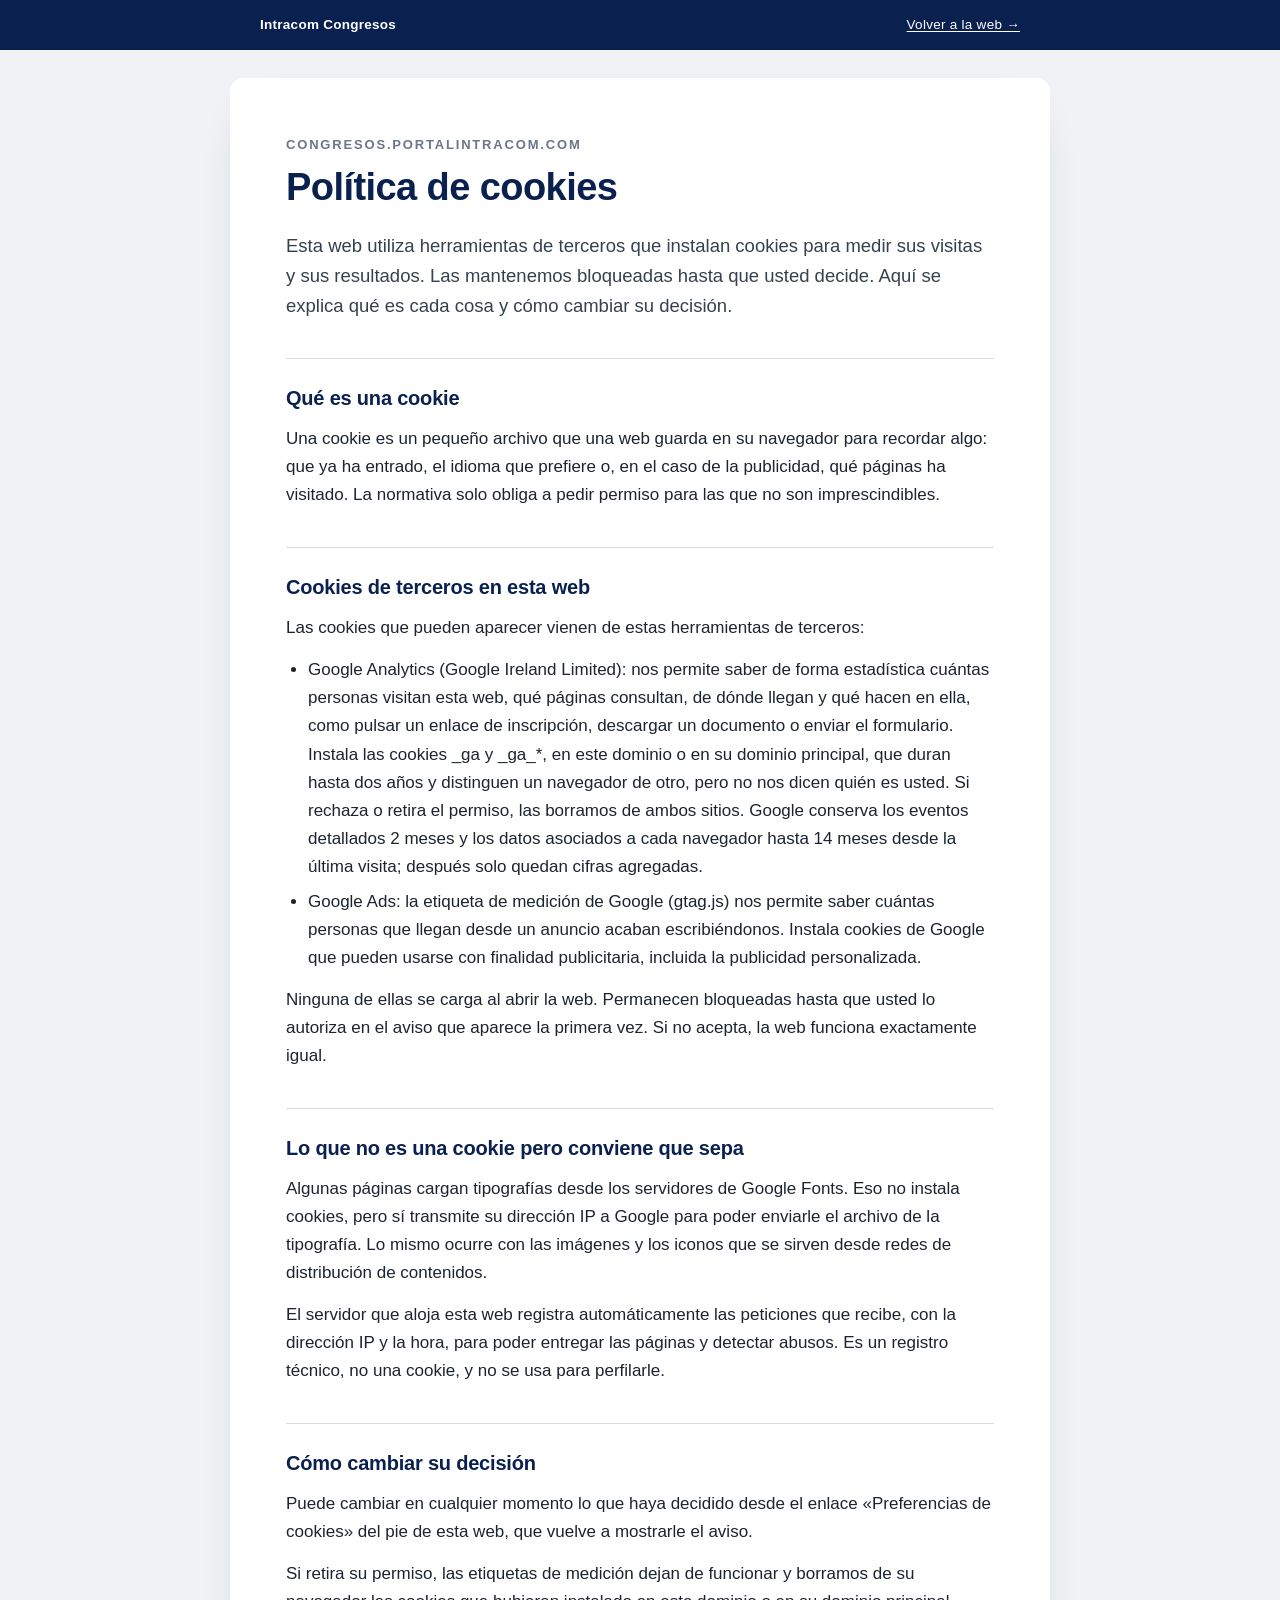
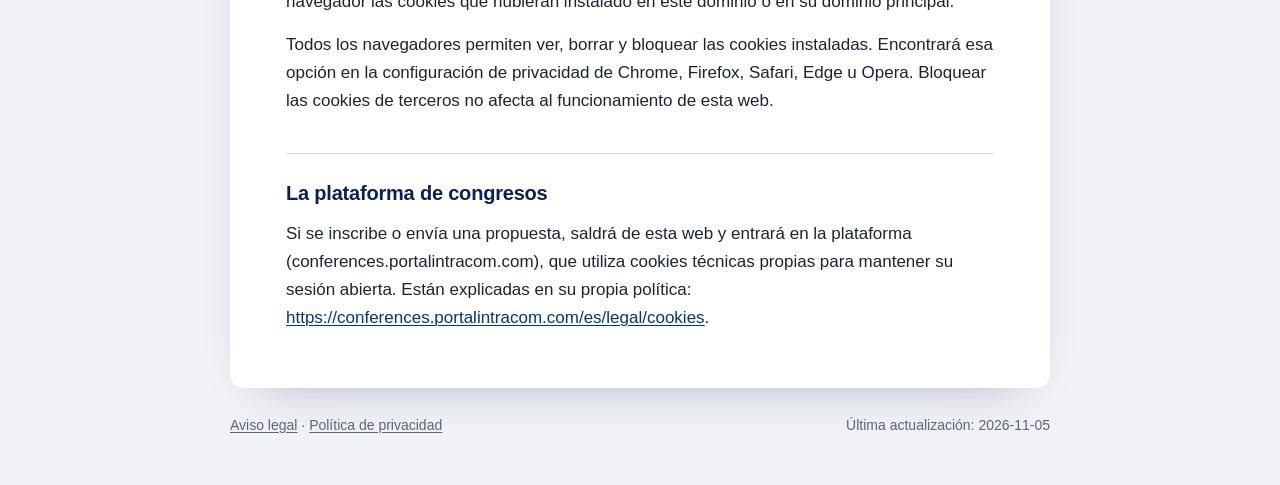
<file: legal/cookies.html>
<!doctype html>
<html lang="es">
<head>
<meta charset="utf-8" />
<meta name="viewport" content="width=device-width, initial-scale=1" />
<title>Política de cookies · Intracom Congresos</title>
<meta name="description" content="Esta web utiliza herramientas de terceros que instalan cookies para medir sus visitas y sus resultados. Las mantenemos bloqueadas hasta que usted decide. Aquí se explica qué es cad" />
<meta name="robots" content="index, follow" />
<link rel="canonical" href="https://congresos.portalintracom.com/legal/cookies.html" />
<link rel="icon" href="/favicon-32.png" sizes="32x32" />
<style>
:root{--tinta:#0A2150;--azul:#003871;--rojo:#CC0000;--fondo:#F0F2F5;--linea:#D8DDE5}
*{box-sizing:border-box}
html{-webkit-text-size-adjust:100%}
body{margin:0;background:var(--fondo);color:#1C2430;
 font:400 17px/1.65 -apple-system,BlinkMacSystemFont,"Segoe UI",Roboto,"Helvetica Neue",Arial,sans-serif}
a{color:var(--azul);text-decoration-thickness:1px;text-underline-offset:2px;word-break:break-word}
a:hover{color:var(--rojo)}
.barra{background:var(--tinta);color:#fff;padding:14px 0}
.barra a{color:#fff}
.caja{width:min(760px,100% - 40px);margin-inline:auto}
.barra .caja{display:flex;flex-wrap:wrap;gap:8px 18px;align-items:baseline;justify-content:space-between;
 font-size:13.5px;letter-spacing:.02em}
.barra strong{font-weight:600}
main{background:#fff;margin:28px auto 0;width:min(820px,100% - 32px);border-radius:14px;
 padding:clamp(26px,5vw,56px);box-shadow:0 20px 50px -34px rgba(10,33,80,.45)}
h1{margin:0;font-size:clamp(28px,4.6vw,38px);line-height:1.15;letter-spacing:-.015em;color:var(--tinta)}
.sitio{margin:0 0 10px;font-size:13px;letter-spacing:.14em;text-transform:uppercase;color:#6A7689;font-weight:600}
.intro{margin:22px 0 0;font-size:18.5px;line-height:1.6;color:#36414F}
.langs{margin:26px 0 0;display:flex;flex-wrap:wrap;gap:10px;font-size:14px}
.langs a,.langs span{padding:5px 13px;border:1px solid var(--linea);border-radius:999px;text-decoration:none}
.langs span[aria-current]{background:var(--tinta);color:#fff;border-color:var(--tinta)}
section{margin-top:38px;padding-top:4px;border-top:1px solid var(--linea)}
h2{margin:22px 0 0;font-size:20px;line-height:1.3;color:var(--tinta);letter-spacing:-.01em}
p{margin:14px 0 0}
ul{margin:14px 0 0;padding-left:22px}
li{margin-top:7px}
footer{width:min(820px,100% - 32px);margin:26px auto 48px;font-size:14px;color:#5B6679;
 display:flex;flex-wrap:wrap;gap:8px 20px;justify-content:space-between}
footer a{color:#5B6679}
@media (prefers-color-scheme:dark){
 body{background:#0D1319;color:#DDE3EC}
 main{background:#141C25;box-shadow:none}
 h1,h2{color:#9FC0F0}
 .intro{color:#C2CBD8}
 a{color:#8FB7F2}a:hover{color:#FF9A9A}
 .barra{background:#060A0F}
 .langs a,.langs span{border-color:#2A3542}
 .langs span[aria-current]{background:#9FC0F0;color:#0D1319;border-color:#9FC0F0}
 section{border-top-color:#2A3542}
 footer,footer a{color:#95A1B3}
}
</style>
</head>
<body>
<div class="barra"><div class="caja">
  <span><strong>Intracom Congresos</strong></span>
  <a href="/">Volver a la web →</a>
</div></div>
<main>
  <p class="sitio">congresos.portalintracom.com</p>
  <h1>Política de cookies</h1>
  <p class="intro">Esta web utiliza herramientas de terceros que instalan cookies para medir sus visitas y sus resultados. Las mantenemos bloqueadas hasta que usted decide. Aquí se explica qué es cada cosa y cómo cambiar su decisión.</p>
  
  <section><h2>Qué es una cookie</h2><p>Una cookie es un pequeño archivo que una web guarda en su navegador para recordar algo: que ya ha entrado, el idioma que prefiere o, en el caso de la publicidad, qué páginas ha visitado. La normativa solo obliga a pedir permiso para las que no son imprescindibles.</p></section><section><h2>Cookies de terceros en esta web</h2><p>Las cookies que pueden aparecer vienen de estas herramientas de terceros:</p><ul><li>Google Analytics (Google Ireland Limited): nos permite saber de forma estadística cuántas personas visitan esta web, qué páginas consultan, de dónde llegan y qué hacen en ella, como pulsar un enlace de inscripción, descargar un documento o enviar el formulario. Instala las cookies _ga y _ga_*, en este dominio o en su dominio principal, que duran hasta dos años y distinguen un navegador de otro, pero no nos dicen quién es usted. Si rechaza o retira el permiso, las borramos de ambos sitios. Google conserva los eventos detallados 2 meses y los datos asociados a cada navegador hasta 14 meses desde la última visita; después solo quedan cifras agregadas.</li><li>Google Ads: la etiqueta de medición de Google (gtag.js) nos permite saber cuántas personas que llegan desde un anuncio acaban escribiéndonos. Instala cookies de Google que pueden usarse con finalidad publicitaria, incluida la publicidad personalizada.</li></ul><p>Ninguna de ellas se carga al abrir la web. Permanecen bloqueadas hasta que usted lo autoriza en el aviso que aparece la primera vez. Si no acepta, la web funciona exactamente igual.</p></section><section><h2>Lo que no es una cookie pero conviene que sepa</h2><p>Algunas páginas cargan tipografías desde los servidores de Google Fonts. Eso no instala cookies, pero sí transmite su dirección IP a Google para poder enviarle el archivo de la tipografía. Lo mismo ocurre con las imágenes y los iconos que se sirven desde redes de distribución de contenidos.</p><p>El servidor que aloja esta web registra automáticamente las peticiones que recibe, con la dirección IP y la hora, para poder entregar las páginas y detectar abusos. Es un registro técnico, no una cookie, y no se usa para perfilarle.</p></section><section><h2>Cómo cambiar su decisión</h2><p>Puede cambiar en cualquier momento lo que haya decidido desde el enlace «Preferencias de cookies» del pie de esta web, que vuelve a mostrarle el aviso.</p><p>Si retira su permiso, las etiquetas de medición dejan de funcionar y borramos de su navegador las cookies que hubieran instalado en este dominio o en su dominio principal.</p><p>Todos los navegadores permiten ver, borrar y bloquear las cookies instaladas. Encontrará esa opción en la configuración de privacidad de Chrome, Firefox, Safari, Edge u Opera. Bloquear las cookies de terceros no afecta al funcionamiento de esta web.</p></section><section><h2>La plataforma de congresos</h2><p>Si se inscribe o envía una propuesta, saldrá de esta web y entrará en la plataforma (conferences.portalintracom.com), que utiliza cookies técnicas propias para mantener su sesión abierta. Están explicadas en su propia política: <a href="https://conferences.portalintracom.com/es/legal/cookies">https://conferences.portalintracom.com/es/legal/cookies</a>.</p></section>
</main>
<footer>
  <span><a href="aviso-legal.html">Aviso legal</a> · <a href="privacidad.html">Política de privacidad</a></span>
  <span>Última actualización: 2026-11-05</span>
</footer>
</body>
</html>
</file>
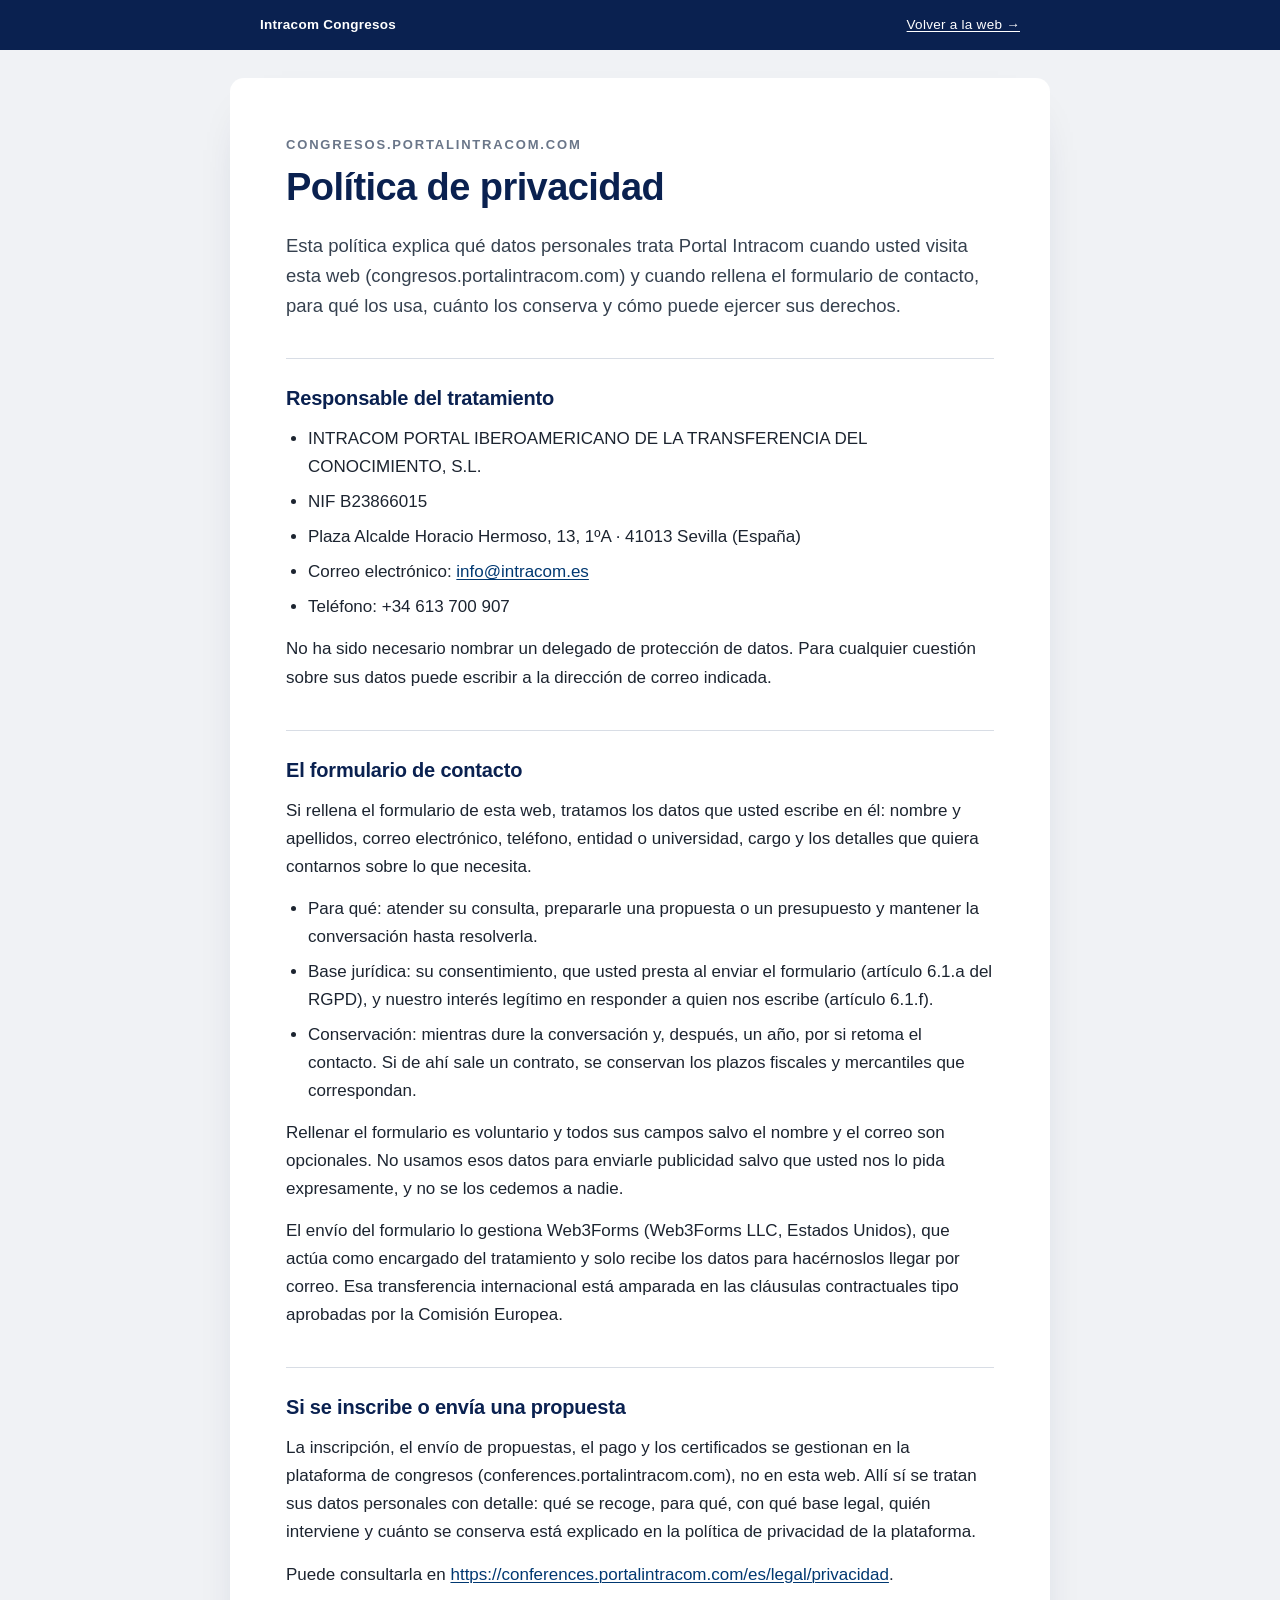
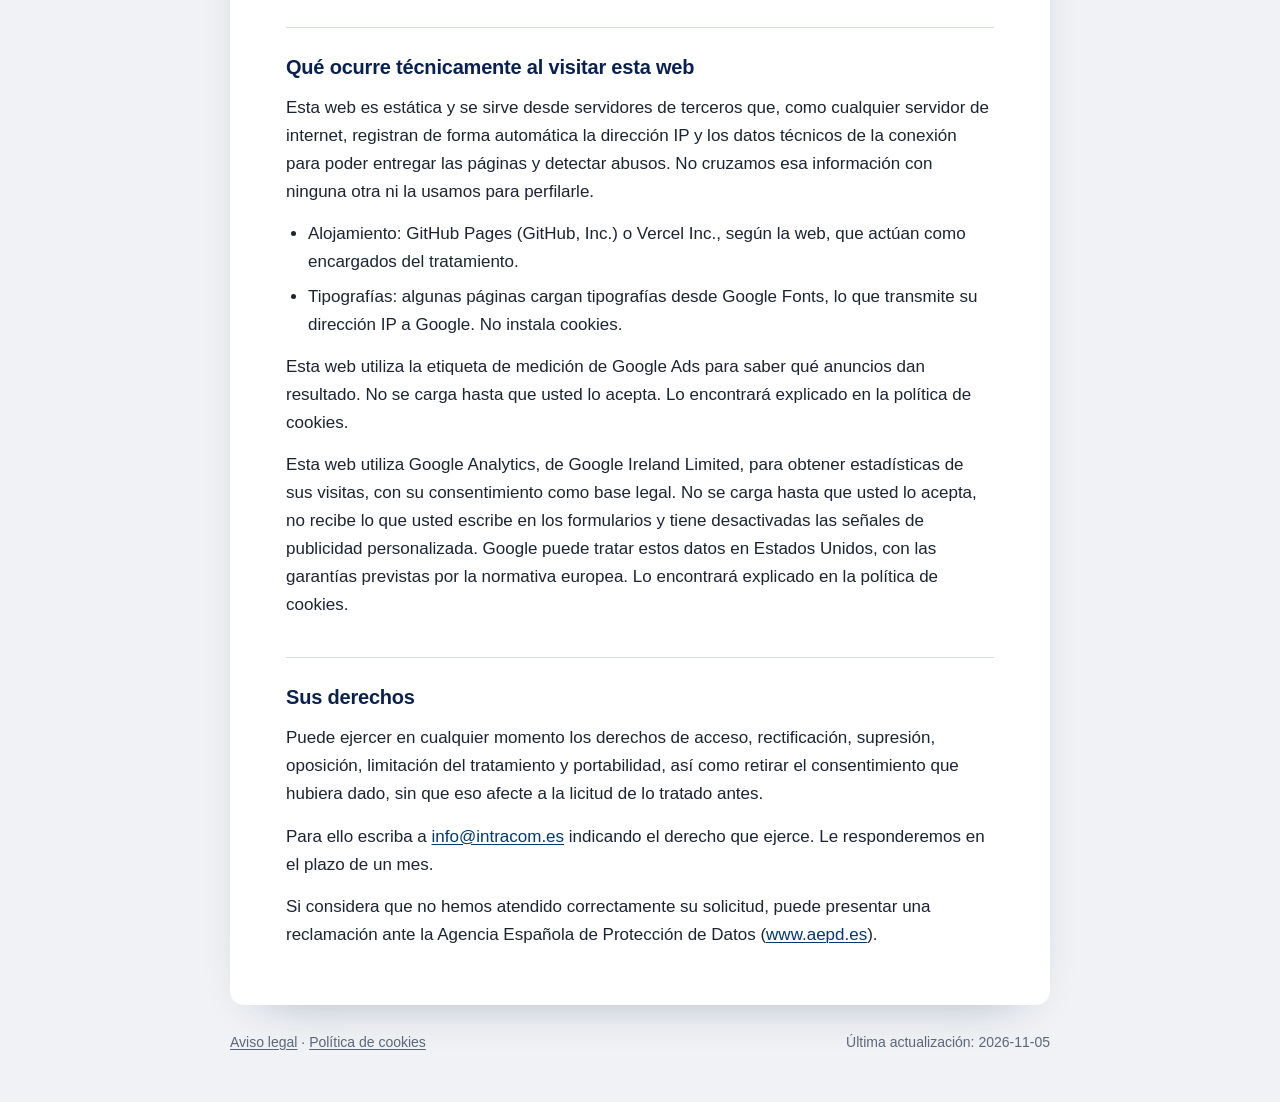
<file: legal/privacidad.html>
<!doctype html>
<html lang="es">
<head>
<meta charset="utf-8" />
<meta name="viewport" content="width=device-width, initial-scale=1" />
<title>Política de privacidad · Intracom Congresos</title>
<meta name="description" content="Esta política explica qué datos personales trata Portal Intracom cuando usted visita esta web (congresos.portalintracom.com) y cuando rellena el formulario de contacto, para qué lo" />
<meta name="robots" content="index, follow" />
<link rel="canonical" href="https://congresos.portalintracom.com/legal/privacidad.html" />
<link rel="icon" href="/favicon-32.png" sizes="32x32" />
<style>
:root{--tinta:#0A2150;--azul:#003871;--rojo:#CC0000;--fondo:#F0F2F5;--linea:#D8DDE5}
*{box-sizing:border-box}
html{-webkit-text-size-adjust:100%}
body{margin:0;background:var(--fondo);color:#1C2430;
 font:400 17px/1.65 -apple-system,BlinkMacSystemFont,"Segoe UI",Roboto,"Helvetica Neue",Arial,sans-serif}
a{color:var(--azul);text-decoration-thickness:1px;text-underline-offset:2px;word-break:break-word}
a:hover{color:var(--rojo)}
.barra{background:var(--tinta);color:#fff;padding:14px 0}
.barra a{color:#fff}
.caja{width:min(760px,100% - 40px);margin-inline:auto}
.barra .caja{display:flex;flex-wrap:wrap;gap:8px 18px;align-items:baseline;justify-content:space-between;
 font-size:13.5px;letter-spacing:.02em}
.barra strong{font-weight:600}
main{background:#fff;margin:28px auto 0;width:min(820px,100% - 32px);border-radius:14px;
 padding:clamp(26px,5vw,56px);box-shadow:0 20px 50px -34px rgba(10,33,80,.45)}
h1{margin:0;font-size:clamp(28px,4.6vw,38px);line-height:1.15;letter-spacing:-.015em;color:var(--tinta)}
.sitio{margin:0 0 10px;font-size:13px;letter-spacing:.14em;text-transform:uppercase;color:#6A7689;font-weight:600}
.intro{margin:22px 0 0;font-size:18.5px;line-height:1.6;color:#36414F}
.langs{margin:26px 0 0;display:flex;flex-wrap:wrap;gap:10px;font-size:14px}
.langs a,.langs span{padding:5px 13px;border:1px solid var(--linea);border-radius:999px;text-decoration:none}
.langs span[aria-current]{background:var(--tinta);color:#fff;border-color:var(--tinta)}
section{margin-top:38px;padding-top:4px;border-top:1px solid var(--linea)}
h2{margin:22px 0 0;font-size:20px;line-height:1.3;color:var(--tinta);letter-spacing:-.01em}
p{margin:14px 0 0}
ul{margin:14px 0 0;padding-left:22px}
li{margin-top:7px}
footer{width:min(820px,100% - 32px);margin:26px auto 48px;font-size:14px;color:#5B6679;
 display:flex;flex-wrap:wrap;gap:8px 20px;justify-content:space-between}
footer a{color:#5B6679}
@media (prefers-color-scheme:dark){
 body{background:#0D1319;color:#DDE3EC}
 main{background:#141C25;box-shadow:none}
 h1,h2{color:#9FC0F0}
 .intro{color:#C2CBD8}
 a{color:#8FB7F2}a:hover{color:#FF9A9A}
 .barra{background:#060A0F}
 .langs a,.langs span{border-color:#2A3542}
 .langs span[aria-current]{background:#9FC0F0;color:#0D1319;border-color:#9FC0F0}
 section{border-top-color:#2A3542}
 footer,footer a{color:#95A1B3}
}
</style>
</head>
<body>
<div class="barra"><div class="caja">
  <span><strong>Intracom Congresos</strong></span>
  <a href="/">Volver a la web →</a>
</div></div>
<main>
  <p class="sitio">congresos.portalintracom.com</p>
  <h1>Política de privacidad</h1>
  <p class="intro">Esta política explica qué datos personales trata Portal Intracom cuando usted visita esta web (congresos.portalintracom.com) y cuando rellena el formulario de contacto, para qué los usa, cuánto los conserva y cómo puede ejercer sus derechos.</p>
  
  <section><h2>Responsable del tratamiento</h2><ul><li>INTRACOM PORTAL IBEROAMERICANO DE LA TRANSFERENCIA DEL CONOCIMIENTO, S.L.</li><li>NIF B23866015</li><li>Plaza Alcalde Horacio Hermoso, 13, 1ºA · 41013 Sevilla (España)</li><li>Correo electrónico: <a href="mailto:info@intracom.es">info@intracom.es</a></li><li>Teléfono: +34 613 700 907</li></ul><p>No ha sido necesario nombrar un delegado de protección de datos. Para cualquier cuestión sobre sus datos puede escribir a la dirección de correo indicada.</p></section><section><h2>El formulario de contacto</h2><p>Si rellena el formulario de esta web, tratamos los datos que usted escribe en él: nombre y apellidos, correo electrónico, teléfono, entidad o universidad, cargo y los detalles que quiera contarnos sobre lo que necesita.</p><ul><li>Para qué: atender su consulta, prepararle una propuesta o un presupuesto y mantener la conversación hasta resolverla.</li><li>Base jurídica: su consentimiento, que usted presta al enviar el formulario (artículo 6.1.a del RGPD), y nuestro interés legítimo en responder a quien nos escribe (artículo 6.1.f).</li><li>Conservación: mientras dure la conversación y, después, un año, por si retoma el contacto. Si de ahí sale un contrato, se conservan los plazos fiscales y mercantiles que correspondan.</li></ul><p>Rellenar el formulario es voluntario y todos sus campos salvo el nombre y el correo son opcionales. No usamos esos datos para enviarle publicidad salvo que usted nos lo pida expresamente, y no se los cedemos a nadie.</p><p>El envío del formulario lo gestiona Web3Forms (Web3Forms LLC, Estados Unidos), que actúa como encargado del tratamiento y solo recibe los datos para hacérnoslos llegar por correo. Esa transferencia internacional está amparada en las cláusulas contractuales tipo aprobadas por la Comisión Europea.</p></section><section><h2>Si se inscribe o envía una propuesta</h2><p>La inscripción, el envío de propuestas, el pago y los certificados se gestionan en la plataforma de congresos (conferences.portalintracom.com), no en esta web. Allí sí se tratan sus datos personales con detalle: qué se recoge, para qué, con qué base legal, quién interviene y cuánto se conserva está explicado en la política de privacidad de la plataforma.</p><p>Puede consultarla en <a href="https://conferences.portalintracom.com/es/legal/privacidad">https://conferences.portalintracom.com/es/legal/privacidad</a>.</p></section><section><h2>Qué ocurre técnicamente al visitar esta web</h2><p>Esta web es estática y se sirve desde servidores de terceros que, como cualquier servidor de internet, registran de forma automática la dirección IP y los datos técnicos de la conexión para poder entregar las páginas y detectar abusos. No cruzamos esa información con ninguna otra ni la usamos para perfilarle.</p><ul><li>Alojamiento: GitHub Pages (GitHub, Inc.) o Vercel Inc., según la web, que actúan como encargados del tratamiento.</li><li>Tipografías: algunas páginas cargan tipografías desde Google Fonts, lo que transmite su dirección IP a Google. No instala cookies.</li></ul><p>Esta web utiliza la etiqueta de medición de Google Ads para saber qué anuncios dan resultado. No se carga hasta que usted lo acepta. Lo encontrará explicado en la política de cookies.</p><p>Esta web utiliza Google Analytics, de Google Ireland Limited, para obtener estadísticas de sus visitas, con su consentimiento como base legal. No se carga hasta que usted lo acepta, no recibe lo que usted escribe en los formularios y tiene desactivadas las señales de publicidad personalizada. Google puede tratar estos datos en Estados Unidos, con las garantías previstas por la normativa europea. Lo encontrará explicado en la política de cookies.</p></section><section><h2>Sus derechos</h2><p>Puede ejercer en cualquier momento los derechos de acceso, rectificación, supresión, oposición, limitación del tratamiento y portabilidad, así como retirar el consentimiento que hubiera dado, sin que eso afecte a la licitud de lo tratado antes.</p><p>Para ello escriba a <a href="mailto:info@intracom.es">info@intracom.es</a> indicando el derecho que ejerce. Le responderemos en el plazo de un mes.</p><p>Si considera que no hemos atendido correctamente su solicitud, puede presentar una reclamación ante la Agencia Española de Protección de Datos (<a href="https://www.aepd.es">www.aepd.es</a>).</p></section>
</main>
<footer>
  <span><a href="aviso-legal.html">Aviso legal</a> · <a href="cookies.html">Política de cookies</a></span>
  <span>Última actualización: 2026-11-05</span>
</footer>
</body>
</html>
</file>
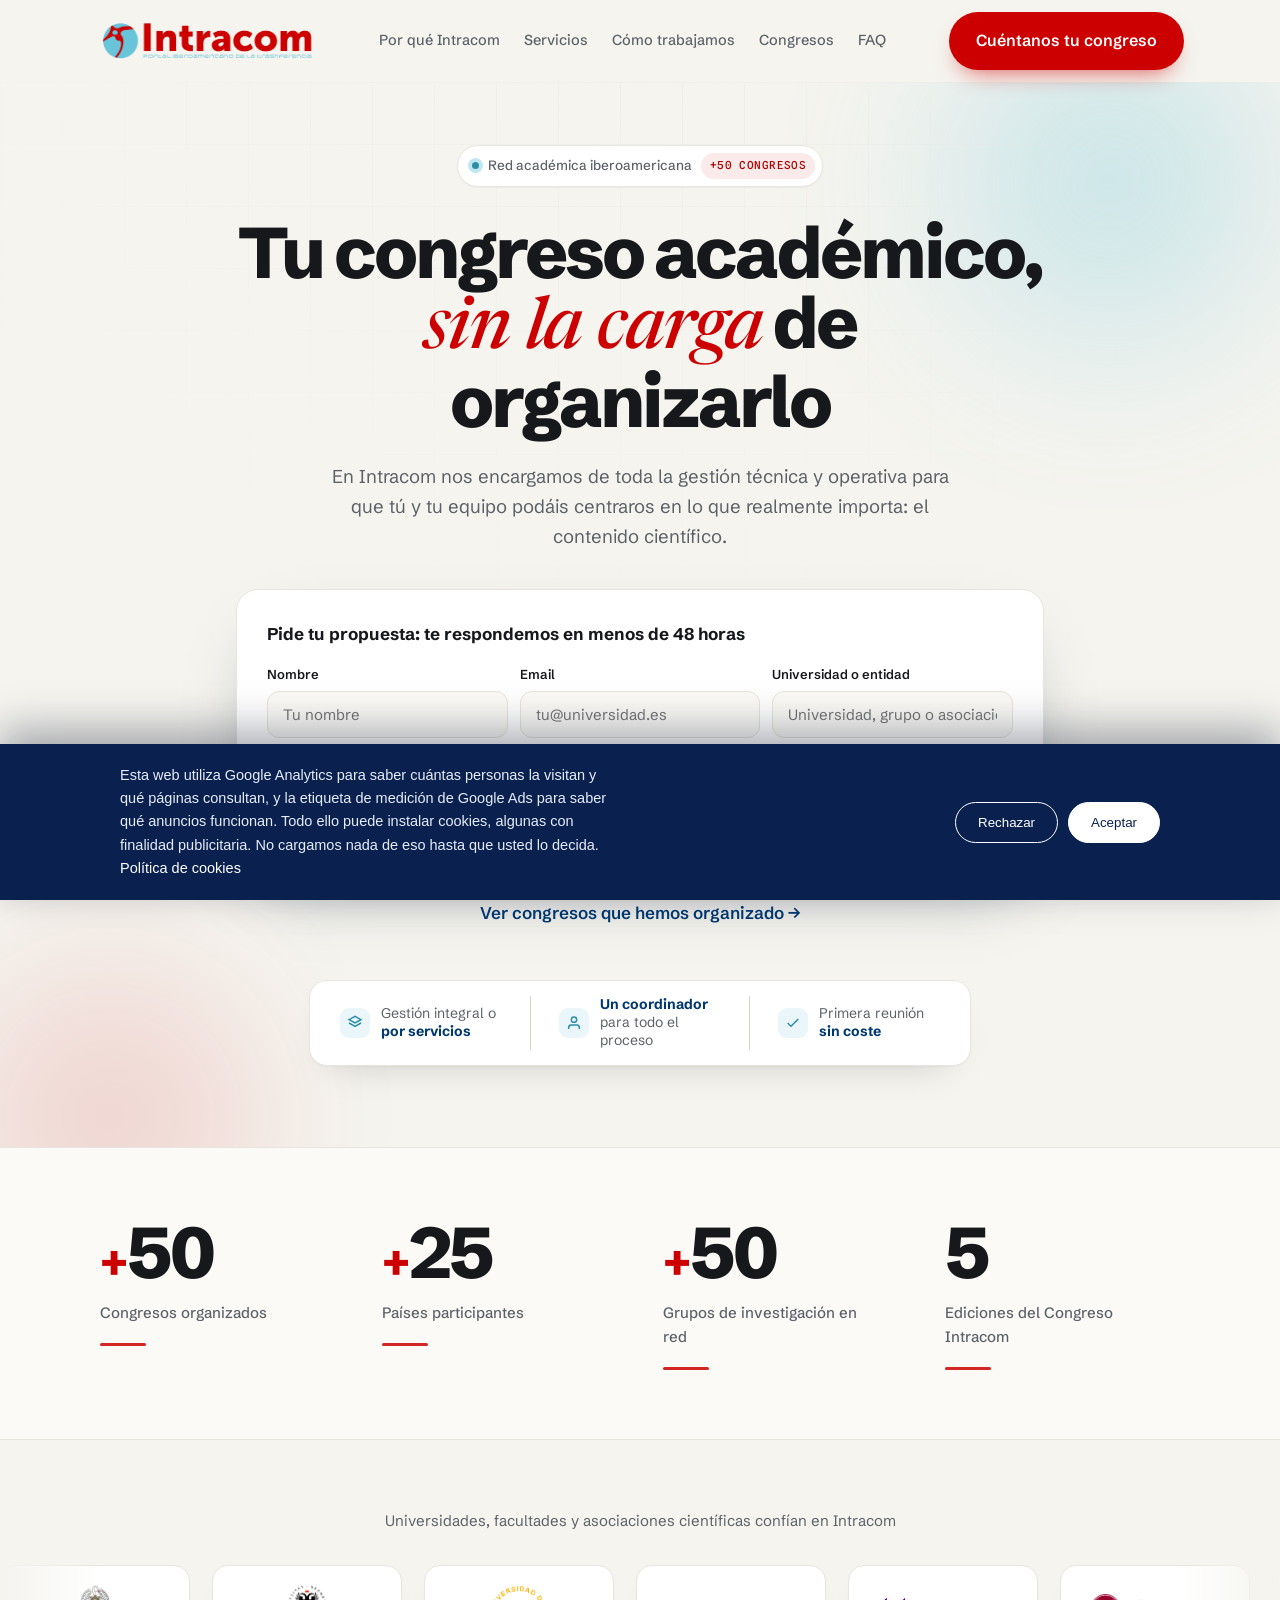
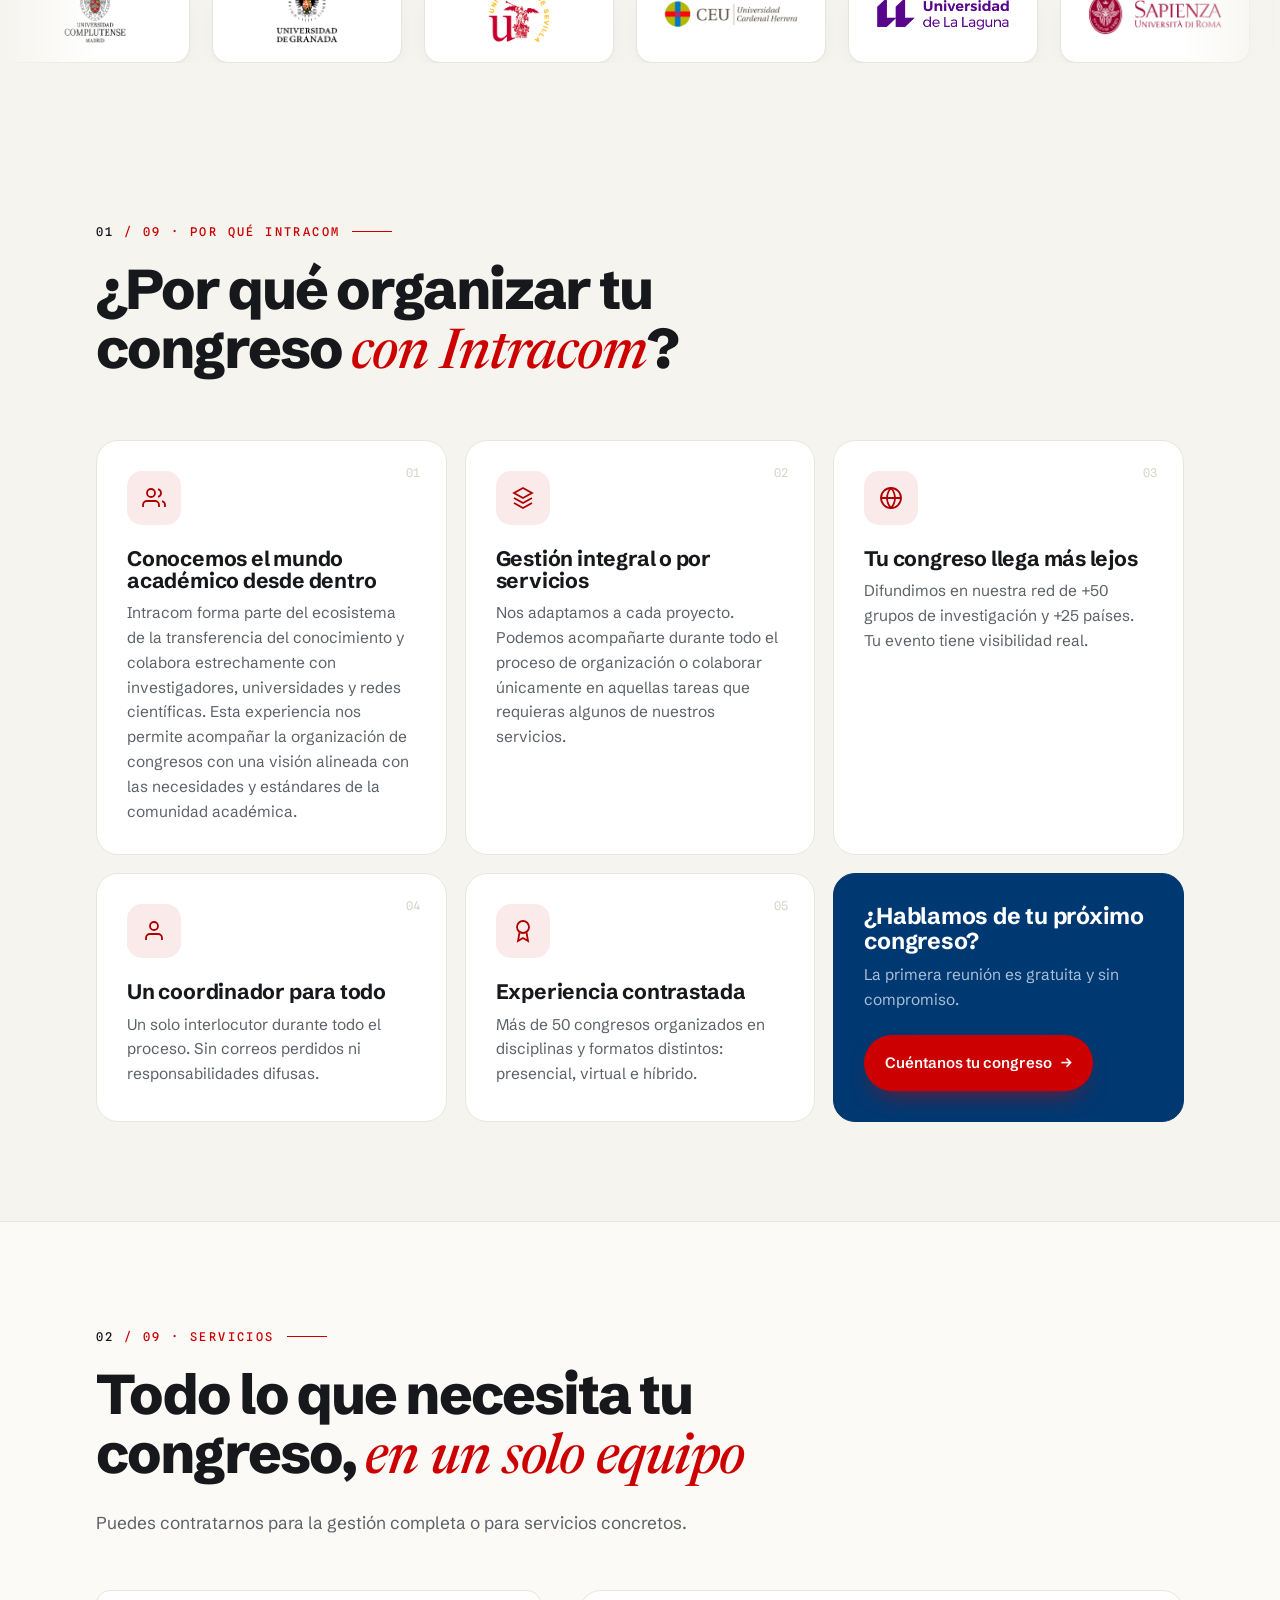
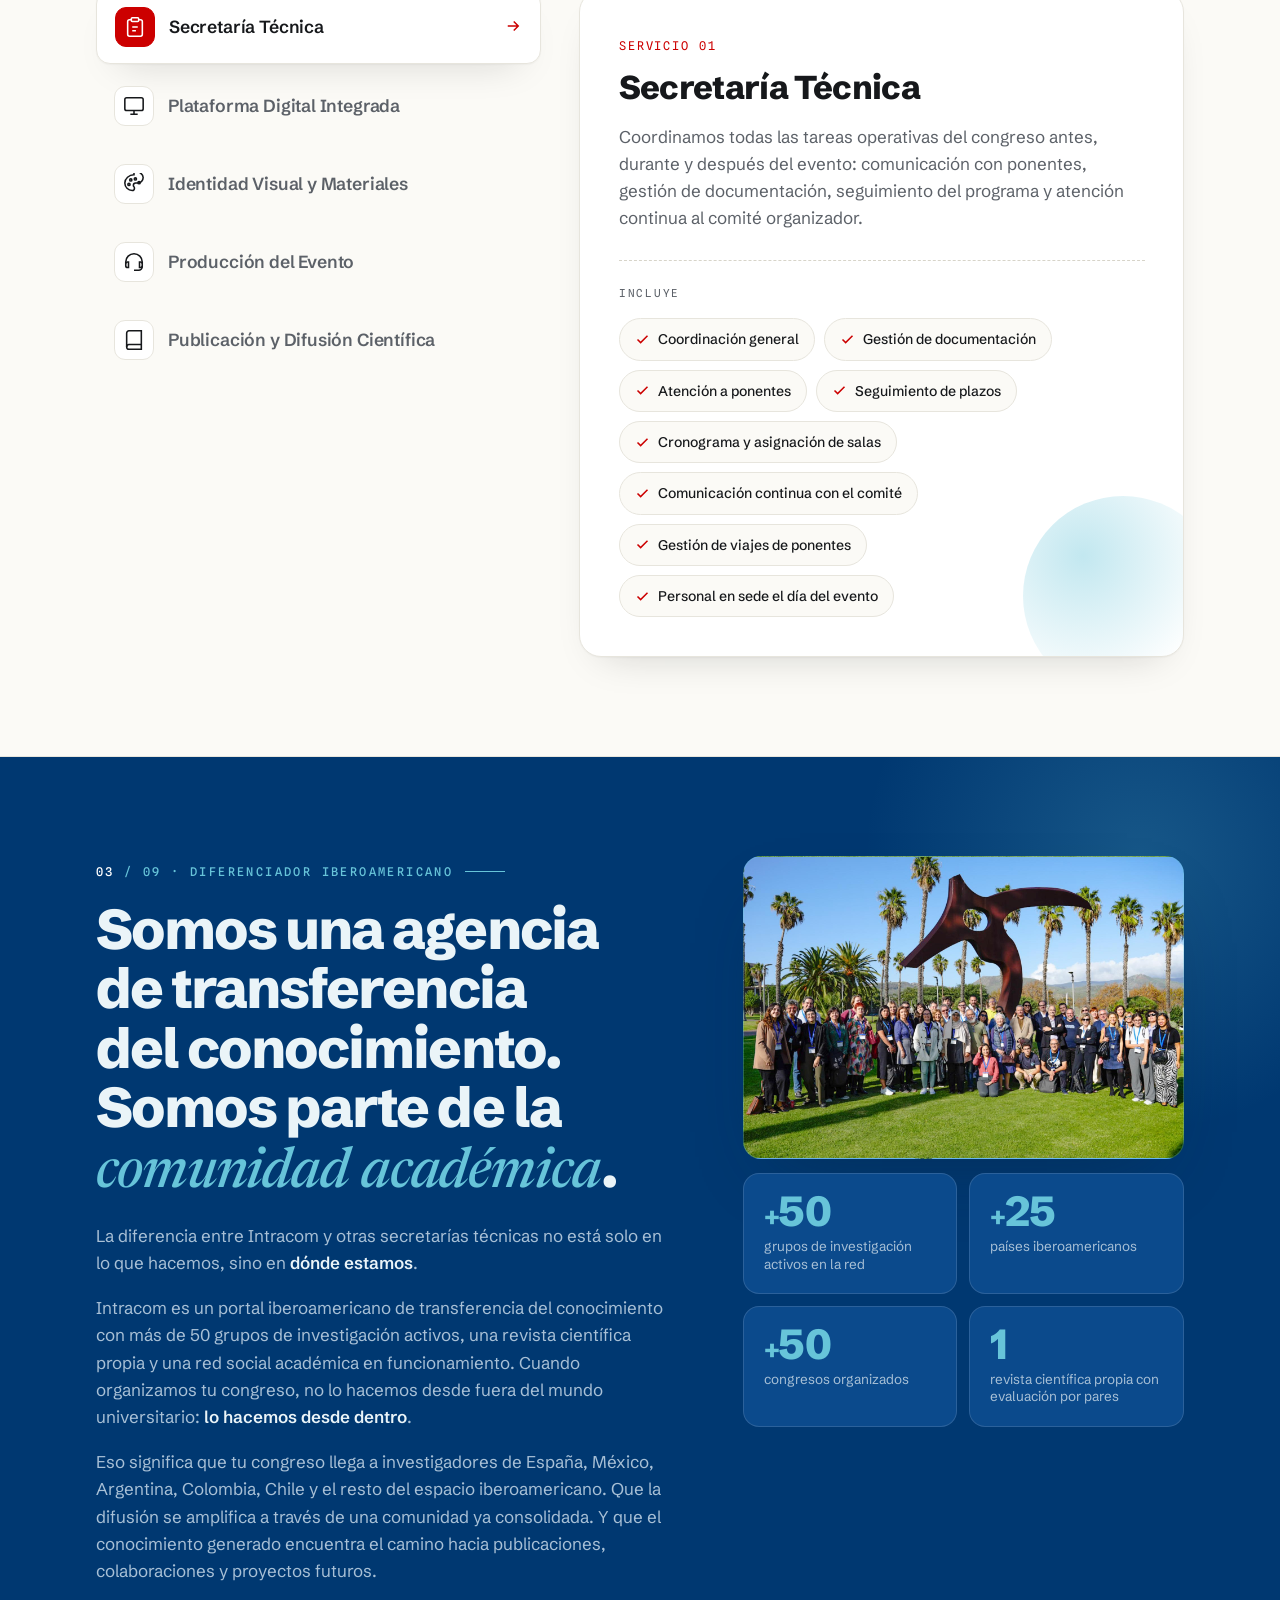
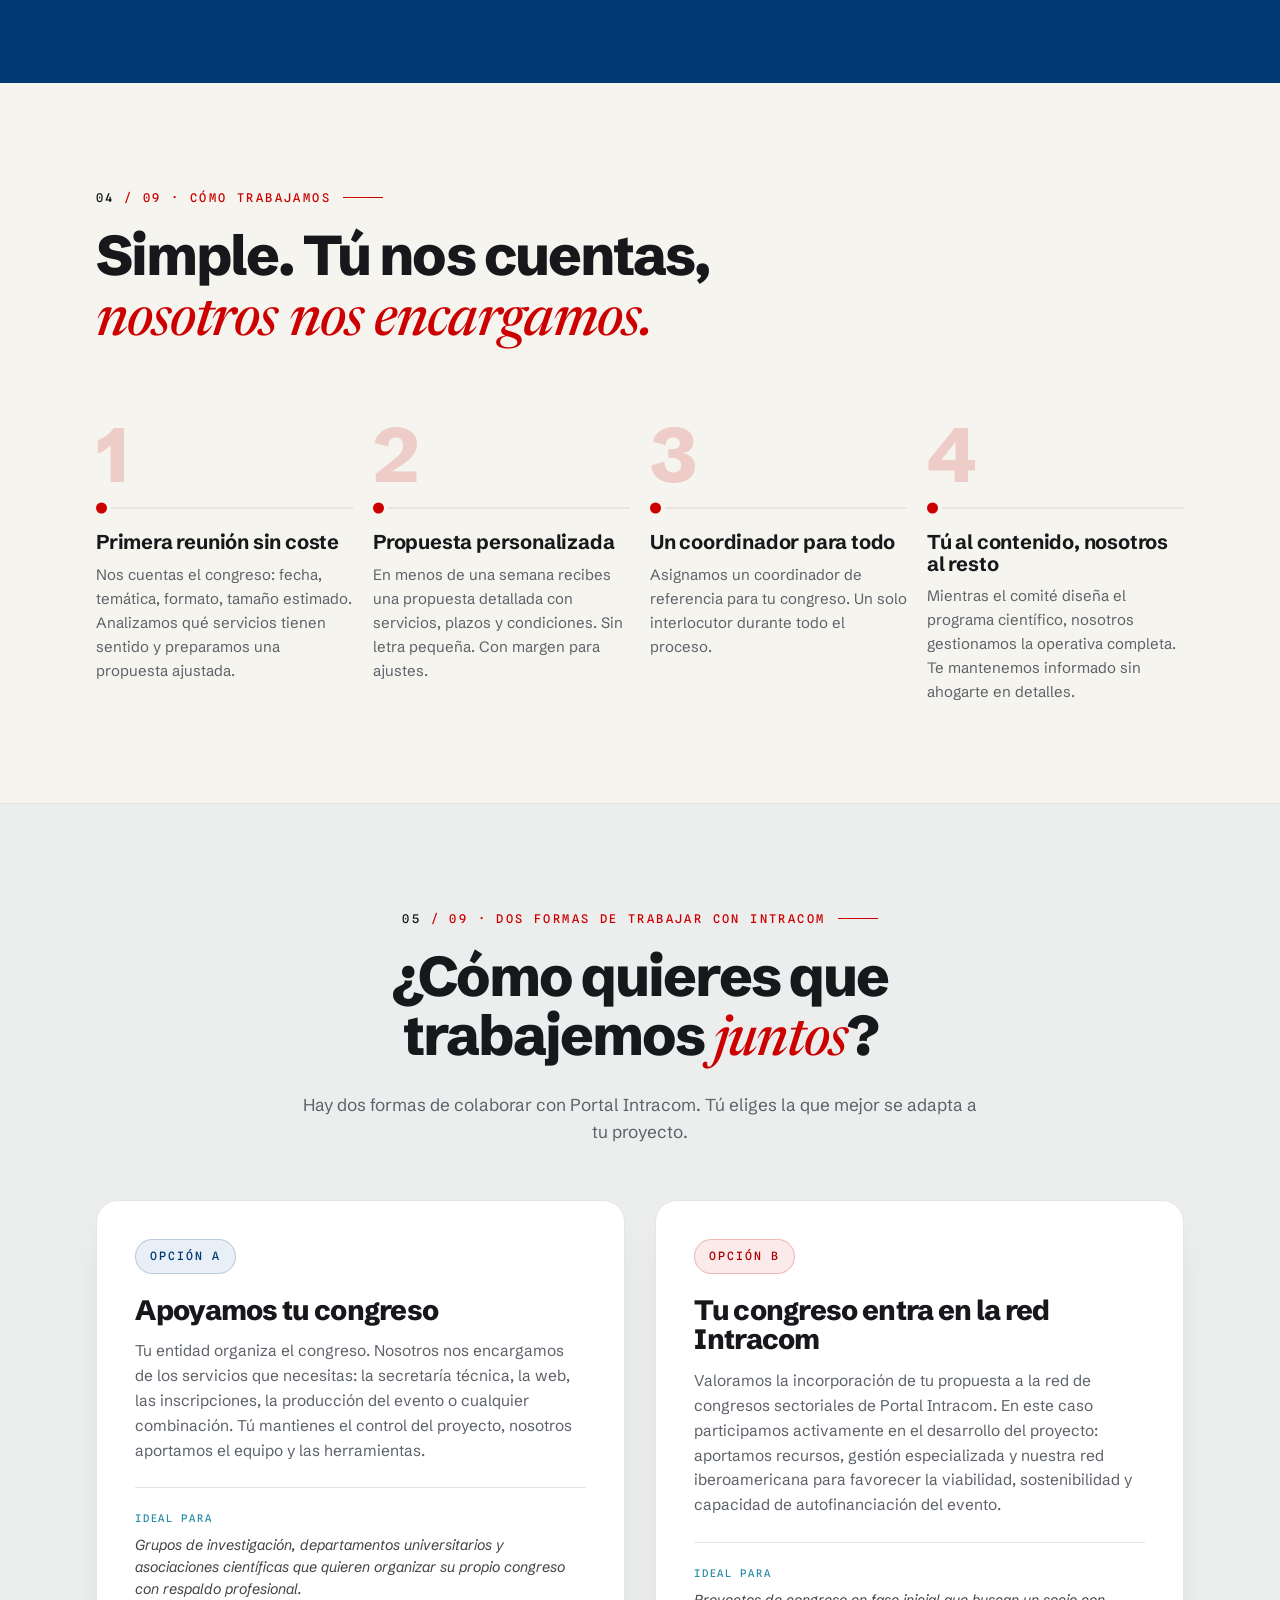
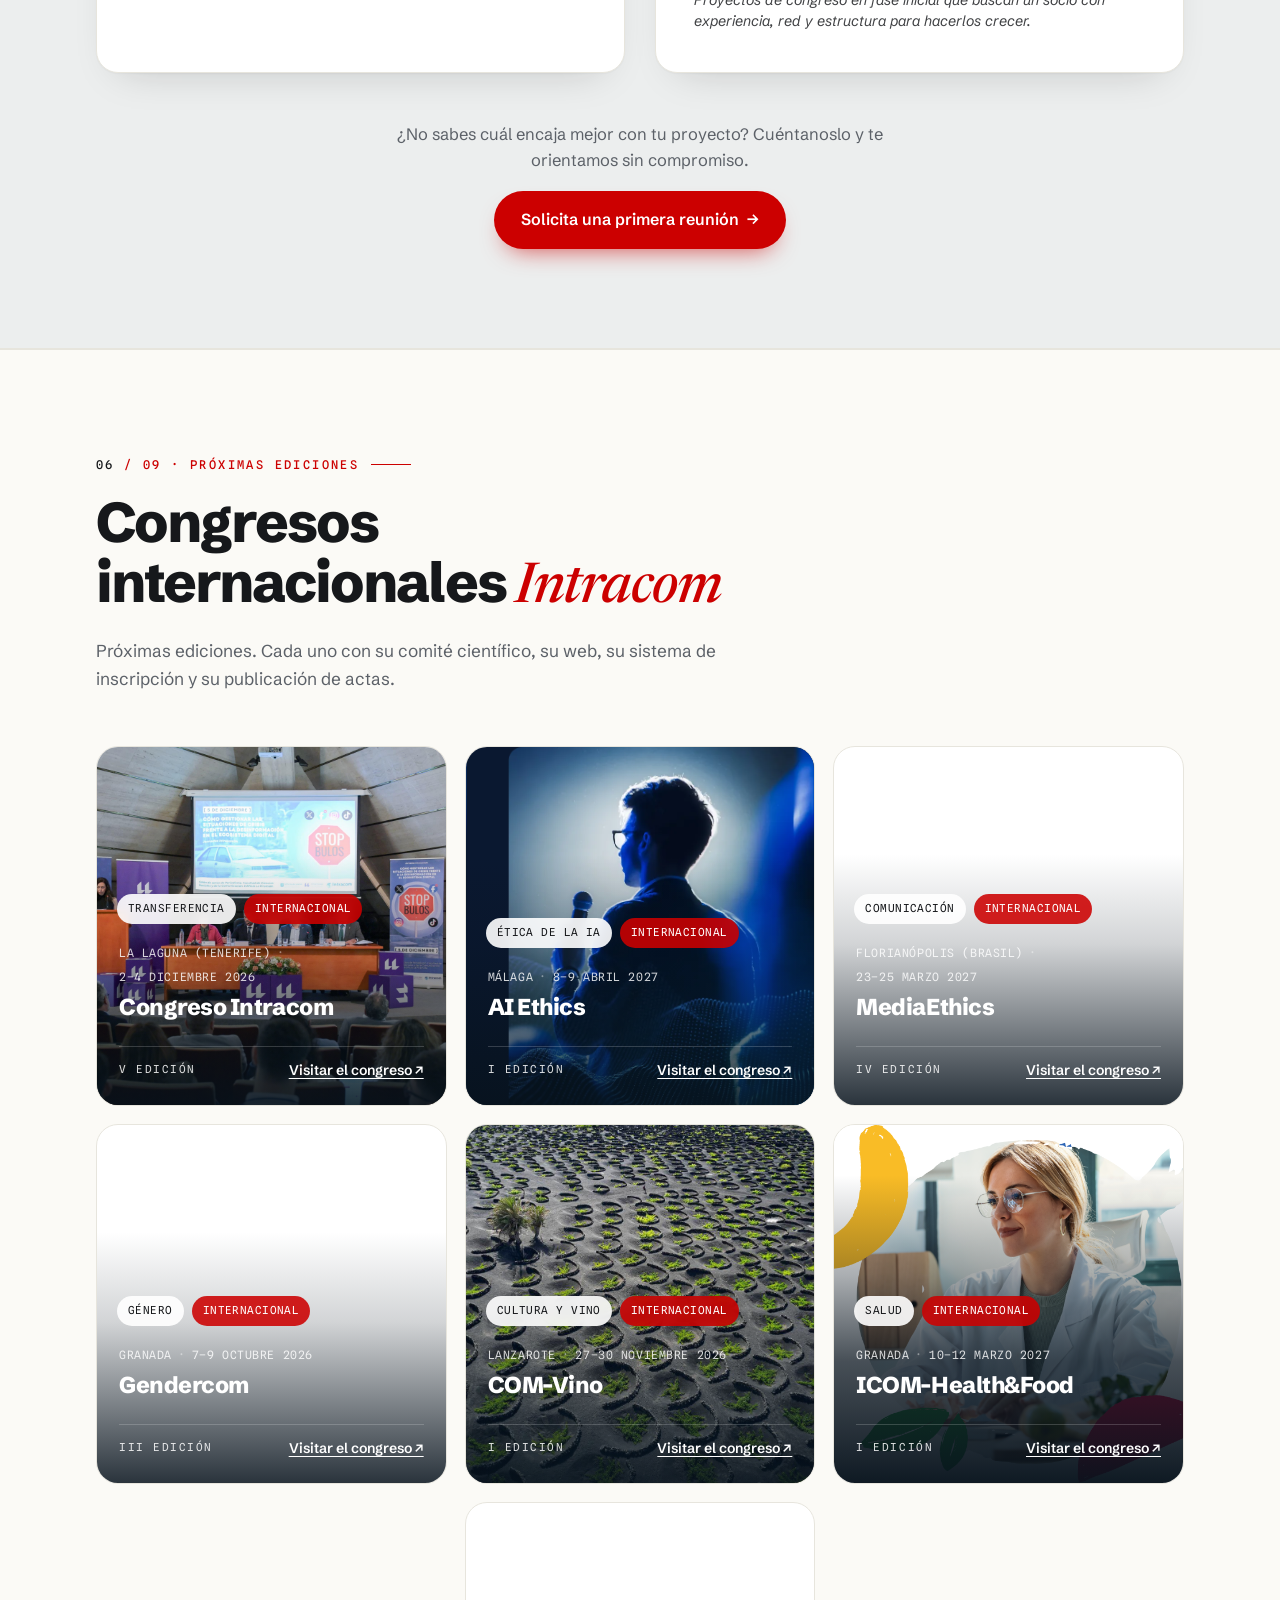
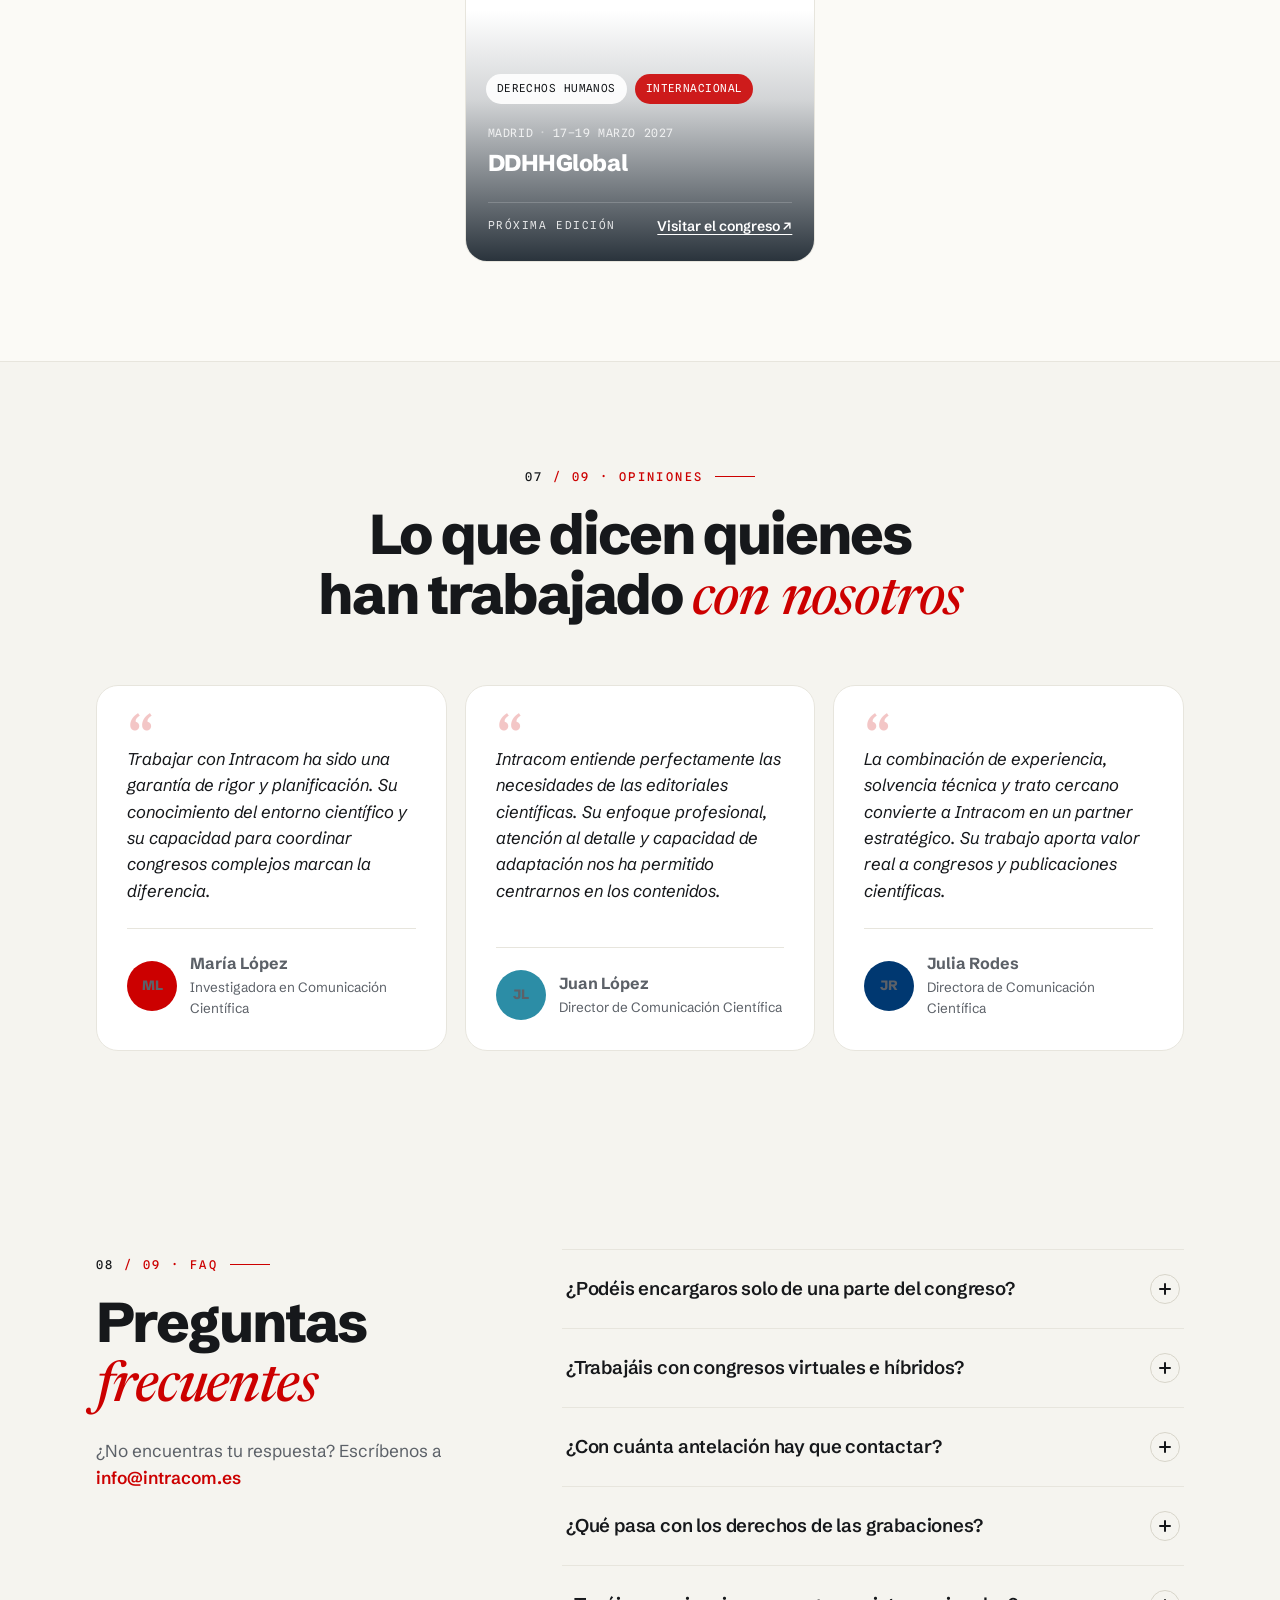
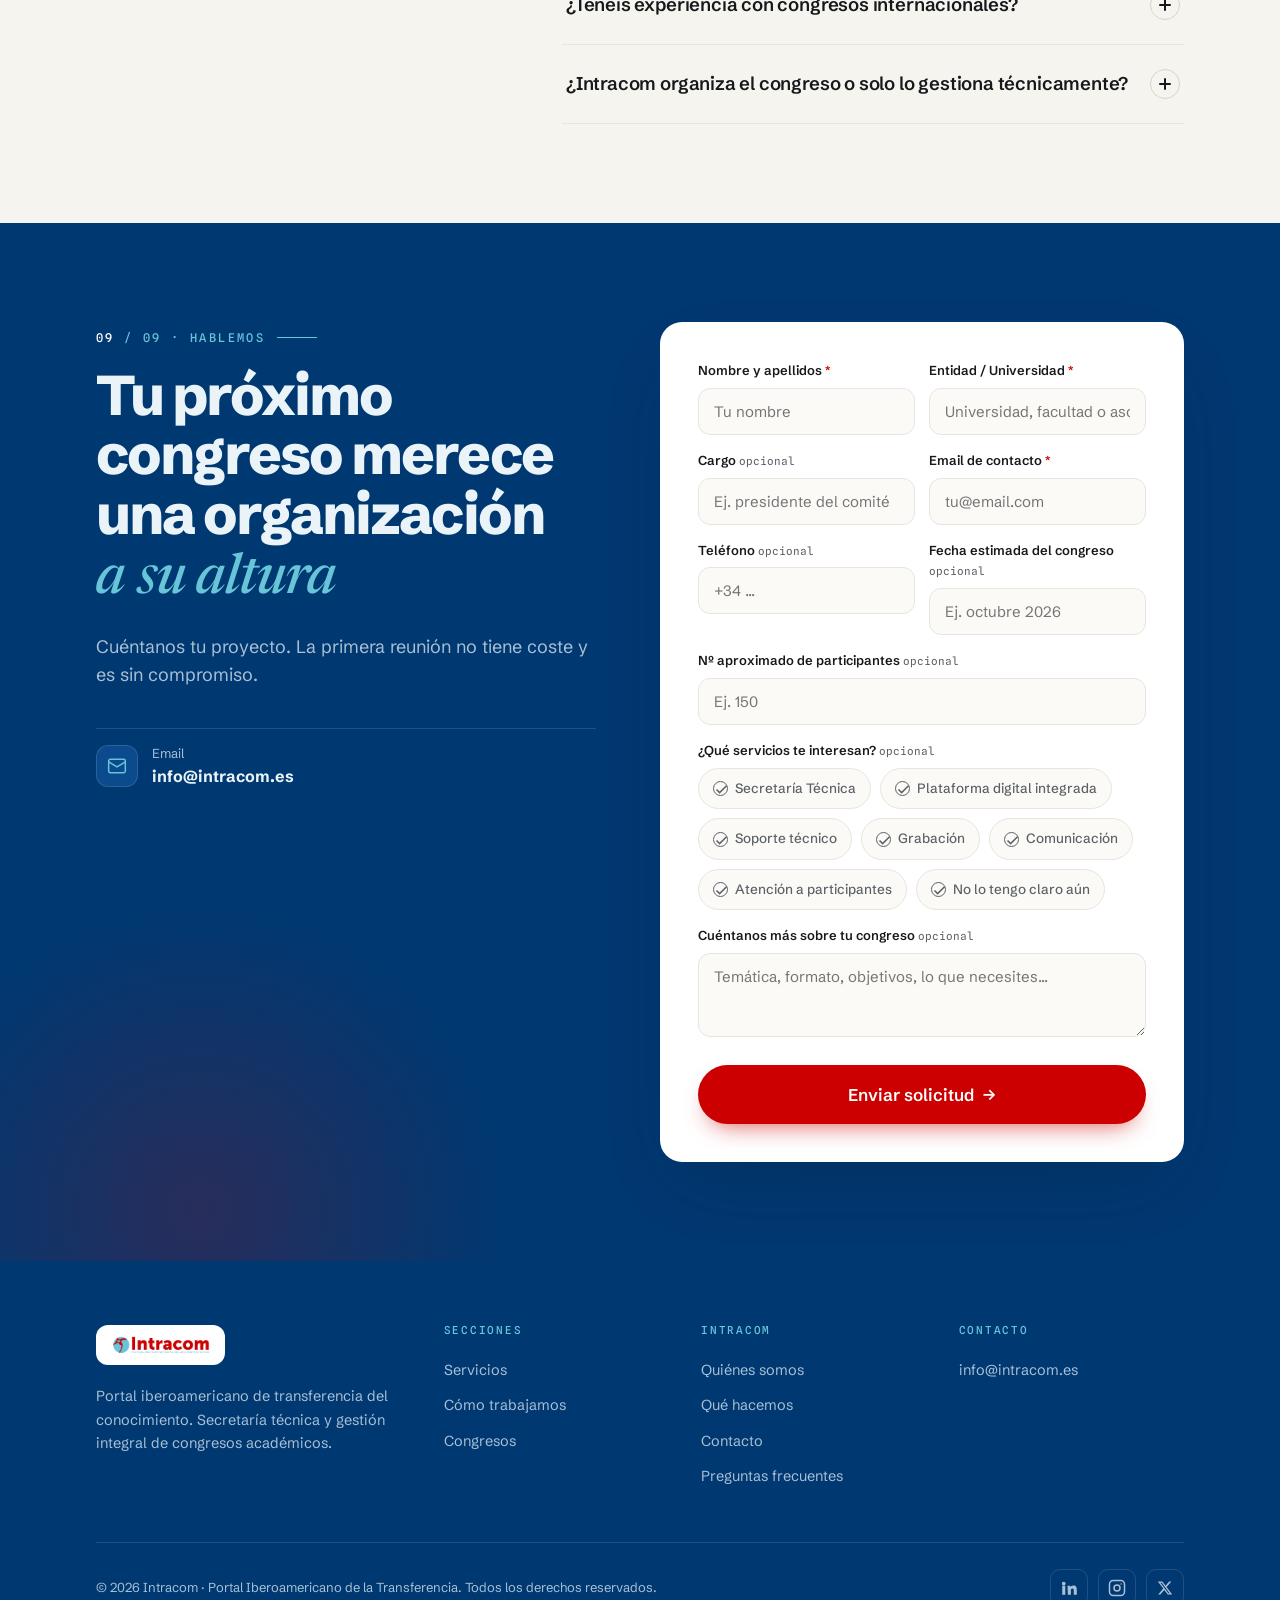
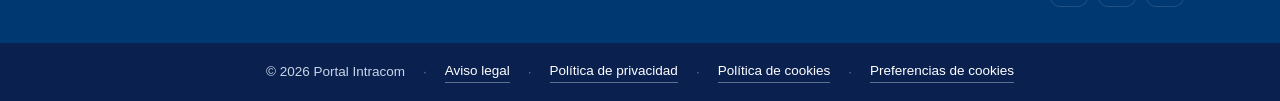
<file: project/Intracom Congresos.html>
<!DOCTYPE html>
<html lang="es">
<head>
<meta charset="UTF-8">
<title>Intracom Congresos</title>
<link rel="canonical" href="https://congresos.portalintracom.com/">
<meta http-equiv="refresh" content="0; url=/">
<meta name="robots" content="noindex">
</head>
<body>
<p>Esta página está ahora en <a href="/">congresos.portalintracom.com</a>.</p>
<script>location.replace("/");</script>
</body>
</html>
</file>
<file: styles.css>
/* ============================================================
   INTRACOM · Congresos — Landing styles
   Brand: Red #CC0000 · Sky #67C4D9 · Institutional Navy #0B2236
   Type: Schibsted Grotesk (display) · Hanken Grotesk (text) · Spline Sans Mono (labels)
   ============================================================ */

:root{
  /* surfaces — light (default) */
  --paper:#F5F4EF;
  --surface:#FFFFFF;
  --surface-2:#FBFAF6;
  --ink:#16181B;
  --muted:#5C6168;
  --border:#E7E5DD;
  --border-strong:#D7D4C9;

  /* institutional blue (dark break sections) */
  --navy:#003871;
  --navy-2:#0B4A8C;
  --navy-text:#EAF4F8;
  --navy-muted:#A8C0D6;
  --navy-border:rgba(255,255,255,.13);

  /* brand */
  --blue:#003871;
  --blue-deep:#012A55;
  --blue-50:#E8EFF7;
  --red:#CC0000;
  --red-600:#AE0000;
  --red-700:#900000;
  --red-50:#FBEAEA;
  --sky:#67C4D9;
  --sky-deep:#2C8DA6;
  --sky-50:#EAF6FA;

  /* acento — manda en botones y cifras destacadas */
  --accent:var(--red);
  --accent-600:var(--red-600);
  --accent-ink:#FFFFFF;
  --accent-soft:var(--red-50);

  /* type */
  --font-display:"Schibsted Grotesk", system-ui, sans-serif;
  --font-text:"Hanken Grotesk", system-ui, sans-serif;
  --font-mono:"Spline Sans Mono", ui-monospace, monospace;

  --maxw:1200px;
  --gutter:clamp(20px, 5vw, 56px);
  --radius:22px;
  --radius-sm:14px;
  --shadow:0 1px 2px rgba(16,18,20,.04), 0 18px 40px -24px rgba(16,18,20,.22);
  --shadow-lg:0 30px 70px -32px rgba(11,34,54,.40);
  --ring:0 0 0 1px var(--border);
}

[data-theme="dark"]{
  --paper:#071E33;
  --surface:#0C2C49;
  --surface-2:#09253E;
  --ink:#EAF4F8;
  --muted:#A6BECE;
  --border:#1A3D5C;
  --border-strong:#244e70;
  --navy:#021E3C;
  --navy-2:#073564;
  --shadow:0 1px 2px rgba(0,0,0,.3), 0 22px 44px -26px rgba(0,0,0,.6);
  --shadow-lg:0 34px 80px -34px rgba(0,0,0,.7);
}

*{box-sizing:border-box}
html{scroll-behavior:smooth}
@media (prefers-reduced-motion:reduce){html{scroll-behavior:auto}}
body{
  margin:0;
  font-family:var(--font-text);
  background:var(--paper);
  color:var(--ink);
  -webkit-font-smoothing:antialiased;
  text-rendering:optimizeLegibility;
  font-size:17px;
  line-height:1.6;
  overflow-x:hidden;
  transition:background .4s ease, color .4s ease;
}
img{max-width:100%;display:block}
a{color:inherit;text-decoration:none}
button{font-family:inherit}
::selection{background:var(--accent);color:var(--accent-ink)}

/* ---------- layout primitives ---------- */
.container{max-width:var(--maxw);margin-inline:auto;padding-inline:var(--gutter)}
.section{padding-block:clamp(72px,11vh,140px);position:relative}
.section--tight{padding-block:clamp(48px,7vh,84px)}
.eyebrow{
  font-family:var(--font-mono);
  font-size:12px;
  letter-spacing:.22em;
  text-transform:uppercase;
  color:var(--accent);
  font-weight:500;
  display:inline-flex;align-items:center;gap:.6em;
  margin:0 0 18px;
}
.eyebrow::before{content:"";width:22px;height:1.5px;background:var(--accent);display:inline-block}
.section-head{max-width:760px;margin-bottom:clamp(40px,6vh,68px)}
.section-head.center{margin-inline:auto;text-align:center}
.section-head.center .eyebrow{justify-content:center}
h1,h2,h3,h4{font-family:var(--font-display);font-weight:700;line-height:1.04;letter-spacing:-.02em;margin:0}
.h-title{font-size:clamp(30px,4.4vw,54px);font-weight:800;letter-spacing:-.03em;text-wrap:balance}
.lead{font-size:clamp(17px,1.4vw,20px);color:var(--muted);margin-top:18px;text-wrap:pretty;max-width:62ch}

/* ---------- buttons ---------- */
.btn{
  display:inline-flex;align-items:center;justify-content:center;gap:.55em;
  font-family:var(--font-text);font-weight:600;font-size:16px;
  padding:15px 26px;border-radius:999px;border:1.5px solid transparent;
  cursor:pointer;transition:transform .25s cubic-bezier(.2,.7,.3,1),background .25s,box-shadow .25s,color .25s,border-color .25s;
  white-space:nowrap;
}
.btn .arr{transition:transform .3s cubic-bezier(.2,.7,.3,1)}
.btn:hover .arr{transform:translateX(4px)}
.btn-primary{background:var(--accent);color:var(--accent-ink);box-shadow:0 12px 24px -12px color-mix(in srgb,var(--accent) 70%,transparent)}
.btn-primary:hover{background:var(--accent-600);transform:translateY(-2px);box-shadow:0 18px 30px -12px color-mix(in srgb,var(--accent) 70%,transparent)}
.btn-ghost{background:transparent;color:var(--ink);border-color:var(--border-strong)}
.btn-ghost:hover{border-color:var(--ink);transform:translateY(-2px)}
.btn-lg{padding:18px 32px;font-size:17px}
.on-navy .btn-ghost{color:var(--navy-text);border-color:var(--navy-border)}
.on-navy .btn-ghost:hover{border-color:var(--navy-text);background:rgba(255,255,255,.06)}

/* ---------- reveal animation ----------
   Base state is VISIBLE (safe for captures/print/throttled tabs).
   Only elements scrolled INTO view get .anim, which plays a one-shot
   entrance from hidden->visible. Anything not animating stays visible. */
.reveal{opacity:1;transform:none}
@media (prefers-reduced-motion:no-preference){
  .reveal.anim{animation:revIn .72s cubic-bezier(.16,.8,.3,1) both}
}
@keyframes revIn{from{opacity:0;transform:translateY(26px)}to{opacity:1;transform:none}}
.reveal.anim[data-d="1"]{animation-delay:.08s}
.reveal.anim[data-d="2"]{animation-delay:.16s}
.reveal.anim[data-d="3"]{animation-delay:.24s}
.reveal.anim[data-d="4"]{animation-delay:.32s}
.reveal.anim[data-d="5"]{animation-delay:.40s}

/* ============================================================
   NAV
   ============================================================ */
.nav{position:sticky;top:0;z-index:60;transition:background .3s,box-shadow .3s,border-color .3s}
.nav-inner{display:flex;align-items:center;justify-content:space-between;gap:20px;height:82px}
.nav.scrolled{background:color-mix(in srgb,var(--paper) 86%,transparent);backdrop-filter:saturate(1.4) blur(14px);border-bottom:1px solid var(--border);box-shadow:0 10px 30px -24px rgba(16,18,20,.4)}
.brand{display:flex;align-items:center;flex-shrink:0}
.brand img{height:48px;width:auto}
.brand-text{display:flex;flex-direction:column;line-height:1}
.brand-text b{font-family:var(--font-display);font-weight:800;font-size:19px;letter-spacing:-.02em}
.brand-text span{font-family:var(--font-mono);font-size:8.5px;letter-spacing:.18em;color:var(--muted);text-transform:uppercase;margin-top:3px}
.nav-links{display:flex;align-items:center;gap:2px}
.nav-links a{font-size:14.5px;font-weight:500;color:var(--muted);padding:9px 11px;border-radius:999px;transition:color .2s,background .2s;white-space:nowrap}
.nav-links a:hover{color:var(--ink);background:color-mix(in srgb,var(--ink) 6%,transparent)}
.nav-cta{display:flex;align-items:center;gap:10px}
.nav-toggle{display:none;background:none;border:0;cursor:pointer;padding:8px;color:var(--ink)}
@media(max-width:980px){
  .nav-links{position:fixed;inset:82px 0 auto 0;flex-direction:column;align-items:stretch;gap:2px;background:var(--surface);padding:16px var(--gutter) 26px;border-bottom:1px solid var(--border);transform:translateY(-130%);transition:transform .4s cubic-bezier(.2,.7,.3,1);box-shadow:var(--shadow)}
  .nav-links.open{transform:none}
  .nav-links a{padding:13px 8px;font-size:17px;border-bottom:1px solid var(--border)}
  .nav-toggle{display:inline-flex}
  .nav-cta .btn:not(.nav-toggle){display:none}
  .brand img{height:40px}
}

/* ============================================================
   HERO (S1)
   ============================================================ */
.hero{position:relative;overflow:clip;padding-top:clamp(40px,7vh,90px);padding-bottom:clamp(60px,9vh,120px)}
.hero-bg{position:absolute;inset:0;z-index:0;pointer-events:none;overflow:clip}
.hero-blob{position:absolute;border-radius:50%;filter:blur(60px);opacity:.5}
.hero-blob.a{width:520px;height:520px;background:radial-gradient(circle,color-mix(in srgb,var(--sky) 70%,transparent),transparent 70%);top:-160px;right:-90px}
.hero-blob.b{width:460px;height:460px;background:radial-gradient(circle,color-mix(in srgb,var(--red) 32%,transparent),transparent 70%);bottom:-200px;left:-120px}
.hero-grid-tex{position:absolute;inset:0;background-image:linear-gradient(var(--border) 1px,transparent 1px),linear-gradient(90deg,var(--border) 1px,transparent 1px);background-size:62px 62px;opacity:.4;mask-image:radial-gradient(ellipse 80% 70% at 50% 0%,#000,transparent 75%)}
.hero-inner{position:relative;z-index:2}

/* centered variant (default) */
.hero-pill{display:inline-flex;align-items:center;gap:9px;font-size:13.5px;font-weight:500;color:var(--muted);background:var(--surface);border:1px solid var(--border);padding:7px 7px 7px 14px;border-radius:999px;box-shadow:var(--shadow);margin-bottom:30px}
.hero-pill .dot{width:7px;height:7px;border-radius:50%;background:var(--sky-deep);box-shadow:0 0 0 4px color-mix(in srgb,var(--sky) 40%,transparent)}
.hero-pill .tag{font-family:var(--font-mono);font-size:11px;letter-spacing:.04em;background:var(--accent-soft);color:var(--accent-600);padding:4px 9px;border-radius:999px}
.hero-title{font-size:clamp(38px,6.4vw,82px);font-weight:800;letter-spacing:-.035em;line-height:.98;text-wrap:balance}
.hero-title .hl{color:var(--accent);position:relative;white-space:nowrap}
.hero-sub{font-size:clamp(17px,1.5vw,21px);color:var(--muted);max-width:60ch;margin:26px auto 0;text-wrap:pretty}
.hero-actions{display:flex;gap:14px;flex-wrap:wrap;margin-top:38px}
.hero[data-layout="centered"] .hero-inner{text-align:center;max-width:920px;margin-inline:auto;display:flex;flex-direction:column;align-items:center}
.hero[data-layout="centered"] .hero-visual{margin-top:54px;width:100%}

/* asymmetric variant */
.hero[data-layout="asym"] .hero-inner{display:grid;grid-template-columns:1.15fr .95fr;gap:clamp(30px,5vw,70px);align-items:center;text-align:left}
.hero[data-layout="asym"] .hero-title{font-size:clamp(36px,4.9vw,66px)}
.hero[data-layout="asym"] .hero-sub{margin-inline:0}
.hero[data-layout="asym"] .hero-actions{justify-content:flex-start}
.hero[data-layout="asym"] .hero-copy-visual{display:none}
.hero[data-layout="centered"] .hero-side-visual{display:none}

/* hero proof bar (centered) */
/* formulario corto de la portada */
.hero-lead{width:100%;max-width:820px;margin-top:38px;display:flex;flex-direction:column;align-items:center}
.hero-form{width:100%;background:var(--surface);border:1px solid var(--border);border-radius:var(--radius);padding:clamp(20px,2.6vw,30px);box-shadow:var(--shadow-lg);text-align:left}
.hero-form-title{font-weight:700;font-size:17px;color:var(--ink);margin:0 0 16px}
.hero-form-fields{display:grid;grid-template-columns:repeat(3,1fr);gap:12px}
.hero-form .field{margin-bottom:12px}
.hero-form-note{font-size:13px;color:var(--muted);margin:12px 0 0;text-align:center}
.hero-form-ok{width:100%;background:var(--surface);border:1px solid var(--border);border-radius:var(--radius);box-shadow:var(--shadow-lg)}
.hero-more{margin-top:20px;font-weight:600;color:var(--blue);text-decoration:none}
.hero-more:hover{color:var(--accent)}
@media (max-width:760px){.hero-form-fields{grid-template-columns:1fr;gap:0}}
.hero-proof{display:inline-flex;align-items:stretch;gap:clamp(14px,2.6vw,28px);background:var(--surface);border:1px solid var(--border);border-radius:18px;padding:15px clamp(20px,3vw,30px);box-shadow:var(--shadow)}
.hero-proof .hp-item{display:flex;align-items:center;gap:11px;text-align:left;font-size:14px;color:var(--muted);line-height:1.28;max-width:18ch}
.hero-proof .hp-item .hp-ic{width:30px;height:30px;border-radius:9px;display:grid;place-items:center;background:var(--sky-50);color:var(--sky-deep);flex-shrink:0}
.hero-proof .hp-item b{color:var(--blue);font-weight:700}
.hero-proof .hp-sep{width:1px;background:var(--border-strong)}

/* hero blue panel (asymmetric) */
.hero-panel{position:relative;overflow:hidden;background:linear-gradient(158deg,var(--blue),var(--blue-deep));border:1px solid rgba(103,196,217,.28);border-radius:var(--radius);padding:clamp(26px,3vw,40px);box-shadow:var(--shadow-lg);color:var(--navy-text)}
.hero-panel::after{content:"";position:absolute;width:300px;height:300px;border-radius:50%;background:radial-gradient(circle,rgba(103,196,217,.30),transparent 66%);top:-130px;right:-100px;pointer-events:none}
.hero-panel .hp-tag{display:inline-flex;align-items:center;gap:9px;font-family:var(--font-mono);font-size:11px;letter-spacing:.16em;text-transform:uppercase;color:var(--sky);margin-bottom:24px;position:relative;z-index:2}
.hero-panel .hp-tag .dot{width:7px;height:7px;border-radius:50%;background:var(--sky);box-shadow:0 0 0 4px rgba(103,196,217,.22)}
.hero-panel .hp-grid{display:grid;grid-template-columns:1fr 1fr;gap:10px;position:relative;z-index:2}
.hero-panel .hpc{padding:18px;border-radius:15px;background:rgba(255,255,255,.05);border:1px solid rgba(255,255,255,.09)}
.hero-panel .hpc b{display:block;font-family:var(--font-display);font-weight:800;font-size:clamp(28px,3vw,40px);letter-spacing:-.035em;line-height:.85;color:var(--sky);margin-bottom:9px}
.hero-panel .hpc b .sym{font-size:.6em;opacity:.85}
.hero-panel .hpc span{font-size:13px;color:var(--navy-muted);line-height:1.3}
@media(max-width:860px){
  .hero[data-layout="asym"] .hero-inner{grid-template-columns:1fr;text-align:center}
  .hero[data-layout="asym"] .hero-actions{justify-content:center}
  .hero[data-layout="asym"] .hero-sub{margin-inline:auto}
  .hero[data-layout="asym"] .hero-side-visual{display:none}
  .hero[data-layout="asym"] .hero-copy-visual{display:block;margin-top:46px}
}
@media(max-width:460px){
  .hero-proof{flex-wrap:wrap;justify-content:center;gap:18px}
  .hero-proof .hp-sep{display:none}
  .hero-proof .hp-item{flex:1;min-width:84px;align-items:center;text-align:center}
}

/* placeholder image utility */
.ph{position:relative;background:
  repeating-linear-gradient(135deg,color-mix(in srgb,var(--sky) 24%,var(--surface)) 0 11px,color-mix(in srgb,var(--sky) 13%,var(--surface)) 11px 22px);
  display:grid;place-items:center;color:var(--sky-deep);overflow:hidden}
.ph[data-tone="red"]{background:repeating-linear-gradient(135deg,color-mix(in srgb,var(--red) 16%,var(--surface)) 0 11px,color-mix(in srgb,var(--red) 8%,var(--surface)) 11px 22px);color:var(--red-600)}
.ph[data-tone="navy"]{background:repeating-linear-gradient(135deg,#0A4A86 0 11px,#073E74 11px 22px);color:var(--sky)}
.ph .ph-label{font-family:var(--font-mono);font-size:11px;letter-spacing:.06em;text-transform:uppercase;padding:6px 12px;border:1px dashed currentColor;border-radius:999px;background:color-mix(in srgb,var(--surface) 55%,transparent);text-align:center;max-width:80%}

/* ============================================================
   COUNTERS (S2)
   ============================================================ */
.stats{background:var(--surface-2);border-block:1px solid var(--border)}
.stats-grid{display:grid;grid-template-columns:repeat(4,1fr);gap:clamp(20px,3vw,40px)}
.stat{padding:6px 4px}
.stat .num{font-family:var(--font-display);font-weight:800;font-size:clamp(44px,5.6vw,76px);letter-spacing:-.04em;line-height:1;color:var(--ink);display:flex;align-items:baseline}
.stat .num .sym{color:var(--accent);font-size:.62em;margin-right:.04em}
.stat .num .suf{color:var(--accent);font-size:.62em}
.stat .label{margin-top:12px;font-size:15px;color:var(--muted);font-weight:500;max-width:22ch}
.stat .bar{height:3px;width:46px;background:var(--accent);border-radius:2px;margin-top:18px;opacity:.85}
@media(max-width:860px){.stats-grid{grid-template-columns:repeat(2,1fr);gap:34px 22px}}
@media(max-width:430px){.stats-grid{grid-template-columns:1fr 1fr}}

/* ============================================================
   LOGO STRIP (S3)
   ============================================================ */
.marquee-sec{padding-block:clamp(40px,6vh,72px)}
.marquee-lead{text-align:center;color:var(--muted);font-size:15px;margin-bottom:32px}
.marquee{position:relative;overflow:hidden;mask-image:linear-gradient(90deg,transparent,#000 8%,#000 92%,transparent)}
.marquee-track{display:flex;gap:22px;width:max-content;animation:scrollx 44s linear infinite}
.marquee:hover .marquee-track{animation-play-state:paused}
@keyframes scrollx{to{transform:translateX(-50%)}}
.logo-item{flex-shrink:0;width:190px;height:98px;display:flex;align-items:center;justify-content:center;padding:16px 24px;background:var(--surface);border:1px solid var(--border);border-radius:16px;box-shadow:var(--shadow);transition:transform .3s,box-shadow .3s,border-color .3s}
.logo-item:hover{transform:translateY(-3px);box-shadow:var(--shadow-lg);border-color:var(--border-strong)}
.logo-item img{max-width:100%;max-height:60px;width:auto;height:auto;object-fit:contain}
@media (prefers-reduced-motion:reduce){.marquee-track{animation:none;flex-wrap:wrap;justify-content:center;width:auto;gap:16px}}

/* ============================================================
   BENEFITS (S4)
   ============================================================ */
.benefits-grid{display:grid;grid-template-columns:repeat(3,1fr);gap:18px}
.benefit{grid-column:span 1;background:var(--surface);border:1px solid var(--border);border-radius:var(--radius);padding:30px;position:relative;overflow:hidden;transition:transform .35s cubic-bezier(.2,.7,.3,1),box-shadow .35s,border-color .35s}
.benefit:hover{transform:translateY(-4px);box-shadow:var(--shadow);border-color:var(--border-strong)}
.benefit.feat{grid-column:span 1}
.benefit .b-ic{width:54px;height:54px;border-radius:15px;display:grid;place-items:center;margin-bottom:22px;background:var(--accent-soft);color:var(--accent-600);transition:transform .35s}
.benefit:hover .b-ic{transform:scale(1.06) rotate(-3deg)}
.benefit h3{font-size:21px;font-weight:700;letter-spacing:-.01em;margin-bottom:10px}
.benefit p{color:var(--muted);font-size:15.5px;margin:0}
.benefit .b-num{position:absolute;top:22px;right:26px;font-family:var(--font-mono);font-size:12px;color:var(--border-strong)}
@media(max-width:920px){.benefits-grid{grid-template-columns:repeat(2,1fr)}}
@media(max-width:560px){.benefits-grid{grid-template-columns:1fr}}

/* ============================================================
   SERVICES (S5) — tabs / accordion
   ============================================================ */
.services-layout{display:grid;grid-template-columns:.92fr 1.25fr;gap:clamp(20px,3vw,48px);align-items:start}
.svc-tabs{display:flex;flex-direction:column;gap:6px;position:sticky;top:96px}
.svc-tab{display:flex;align-items:center;gap:14px;text-align:left;background:transparent;border:0;border-radius:14px;padding:16px 18px;cursor:pointer;color:var(--muted);transition:background .25s,color .25s;width:100%}
.svc-tab .t-ic{width:40px;height:40px;border-radius:11px;display:grid;place-items:center;background:var(--surface);border:1px solid var(--border);color:var(--ink);flex-shrink:0;transition:all .25s}
.svc-tab .t-name{font-family:var(--font-display);font-weight:600;font-size:17.5px;letter-spacing:-.01em}
.svc-tab .t-i{margin-left:auto;opacity:0;transition:opacity .25s,transform .25s;transform:translateX(-6px)}
.svc-tab:hover{color:var(--ink);background:color-mix(in srgb,var(--ink) 4%,transparent)}
.svc-tab.active{color:var(--ink);background:var(--surface);box-shadow:var(--shadow);border:1px solid var(--border)}
.svc-tab.active .t-ic{background:var(--accent);color:var(--accent-ink);border-color:var(--accent)}
.svc-tab.active .t-i{opacity:1;transform:none;color:var(--accent)}
.svc-panel{background:var(--surface);border:1px solid var(--border);border-radius:var(--radius);padding:clamp(26px,3vw,42px);min-height:420px;box-shadow:var(--shadow);position:relative;overflow:hidden}
.svc-content{display:none;animation:fadeUp .5s cubic-bezier(.16,.8,.3,1)}
.svc-content.show{display:block}
@keyframes fadeUp{from{opacity:0;transform:translateY(14px)}to{opacity:1;transform:none}}
.svc-content .s-no{font-family:var(--font-mono);font-size:12px;letter-spacing:.16em;color:var(--accent);text-transform:uppercase}
.svc-content h3{font-size:clamp(24px,2.6vw,33px);font-weight:800;letter-spacing:-.02em;margin:14px 0 16px}
.svc-content .s-desc{color:var(--muted);font-size:17px;max-width:54ch}
.svc-includes{margin-top:28px;border-top:1px dashed var(--border-strong);padding-top:24px}
.svc-includes .inc-label{font-family:var(--font-mono);font-size:11px;letter-spacing:.16em;text-transform:uppercase;color:var(--muted);margin-bottom:16px}
.svc-chips{display:flex;flex-wrap:wrap;gap:9px}
.svc-link{margin-top:28px;max-width:100%;white-space:normal;text-align:left}
.svc-chip{display:inline-flex;align-items:center;gap:8px;background:var(--surface-2);border:1px solid var(--border);border-radius:999px;padding:9px 15px;font-size:14px;font-weight:500}
.svc-chip svg{color:var(--accent);flex-shrink:0}
.svc-figure{position:absolute;right:-40px;bottom:-40px;width:200px;height:200px;border-radius:50%;background:radial-gradient(circle at 30% 30%,color-mix(in srgb,var(--sky) 40%,transparent),transparent 70%);pointer-events:none}
/* accordion (mobile) */
.svc-accordion{display:none}
.svc-acc-item{border-bottom:1px solid var(--border)}
.svc-acc-head{display:flex;align-items:center;gap:13px;width:100%;background:none;border:0;padding:20px 4px;cursor:pointer;text-align:left;color:var(--ink)}
.svc-acc-head .t-ic{width:38px;height:38px;border-radius:10px;display:grid;place-items:center;background:var(--surface);border:1px solid var(--border);flex-shrink:0}
.svc-acc-head .t-name{font-family:var(--font-display);font-weight:600;font-size:17px}
.svc-acc-head .pm{margin-left:auto;transition:transform .3s}
.svc-acc-item.open .pm{transform:rotate(45deg)}
.svc-acc-item.open .t-ic{background:var(--accent);color:#fff;border-color:var(--accent)}
.svc-acc-body{max-height:0;overflow:hidden;transition:max-height .4s cubic-bezier(.4,0,.2,1)}
.svc-acc-inner{padding:0 4px 24px}
@media(max-width:880px){.services-layout{display:none}.svc-accordion{display:block}}

/* ============================================================
   IBEROAMERICAN (S6) — dark
   ============================================================ */
.section--navy{background:var(--navy);color:var(--navy-text);position:relative;overflow:hidden}
.section--navy .eyebrow{color:var(--sky)}
.section--navy .eyebrow::before{background:var(--sky)}
.ibero-grid{display:grid;grid-template-columns:1.32fr 1fr;gap:clamp(34px,5vw,72px);align-items:start;position:relative;z-index:2}
.ibero-title{font-size:clamp(28px,3.5vw,46px);font-weight:800;letter-spacing:-.025em;line-height:1.05;text-wrap:balance}
.ibero-body p{color:var(--navy-muted);font-size:17px;margin:18px 0 0;max-width:58ch}
.ibero-body strong{color:var(--navy-text);font-weight:600}
.ibero-side{display:flex;flex-direction:column;gap:14px}
.ibero-photo{aspect-ratio:16/11;border-radius:18px;border:1px solid rgba(103,196,217,.32);box-shadow:var(--shadow-lg)}
.ibero-figures{display:grid;grid-template-columns:1fr 1fr;gap:12px}
.ifig{background:var(--navy-2);border:1px solid var(--navy-border);border-radius:16px;padding:20px 20px;display:flex;flex-direction:column;gap:8px;transition:transform .3s,border-color .3s}
.ifig:hover{transform:translateY(-3px);border-color:color-mix(in srgb,var(--sky) 55%,transparent)}
.ifig .ifig-num{font-family:var(--font-display);font-weight:800;font-size:clamp(30px,3.4vw,42px);letter-spacing:-.03em;color:var(--sky);line-height:.85}
.ifig .ifig-lab{color:var(--navy-muted);font-size:13.5px;line-height:1.3}
.ibero-map{position:absolute;inset:0;z-index:1;opacity:.5;pointer-events:none}
.ibero-glow{position:absolute;width:600px;height:600px;border-radius:50%;background:radial-gradient(circle,color-mix(in srgb,var(--sky) 22%,transparent),transparent 65%);top:-200px;right:-160px;z-index:0}
@media(max-width:880px){.ibero-grid{grid-template-columns:1fr;gap:38px}}

/* ---------- ways to work (S7b) ---------- */
.ways-grid{display:grid;grid-template-columns:1fr 1fr;gap:clamp(20px,2.4vw,30px);align-items:stretch}
.way-card{background:var(--surface);border:1px solid var(--border);border-radius:var(--radius);padding:clamp(28px,3vw,40px);display:flex;flex-direction:column;box-shadow:var(--shadow);transition:transform .3s,border-color .3s,box-shadow .3s}
.way-card:hover{transform:translateY(-4px);border-color:var(--border-strong);box-shadow:var(--shadow-lg)}
.way-badge{align-self:flex-start;font-family:var(--font-mono);font-size:11.5px;letter-spacing:.16em;text-transform:uppercase;font-weight:500;color:var(--blue);background:var(--blue-50);border:1px solid color-mix(in srgb,var(--blue) 20%,transparent);padding:7px 14px;border-radius:999px;margin-bottom:22px}
.way-badge.alt{color:var(--accent-600);background:var(--accent-soft);border-color:color-mix(in srgb,var(--accent) 22%,transparent)}
.way-title{font-size:clamp(22px,2.2vw,28px);font-weight:800;letter-spacing:-.025em;margin-bottom:14px}
.way-body{color:var(--muted);font-size:15.5px;line-height:1.6;text-wrap:pretty;margin:0}
.way-ideal{margin-top:24px;padding-top:22px;border-top:1px solid var(--border);display:flex;flex-direction:column;gap:8px}
.way-ideal-lab{font-family:var(--font-mono);font-size:10.5px;letter-spacing:.16em;text-transform:uppercase;color:var(--sky-deep);font-weight:500}
.way-ideal p{font-style:italic;color:var(--ink);font-size:14.5px;line-height:1.5;margin:0;opacity:.82}
.ways-cta{margin-top:clamp(34px,4vw,48px);display:flex;flex-direction:column;align-items:center;text-align:center;gap:18px}
.ways-cta p{color:var(--muted);font-size:16.5px;max-width:54ch;text-wrap:pretty;margin:0}
@media(max-width:820px){.ways-grid{grid-template-columns:1fr}}

/* ============================================================
   PROCESS (S7)
   ============================================================ */
.process-grid{display:grid;grid-template-columns:repeat(4,1fr);gap:20px;counter-reset:step}
.pstep{position:relative;padding-top:18px}
.pstep .p-num{font-family:var(--font-display);font-weight:800;font-size:clamp(54px,6vw,88px);letter-spacing:-.05em;line-height:.8;color:var(--accent);opacity:.16;transition:opacity .35s}
.pstep:hover .p-num{opacity:.34}
.pstep .p-line{height:2px;background:var(--border);margin:22px 0;position:relative}
.pstep .p-line::before{content:"";position:absolute;left:0;top:50%;transform:translateY(-50%);width:11px;height:11px;border-radius:50%;background:var(--accent);box-shadow:0 0 0 4px var(--paper)}
.pstep h3{font-size:20px;font-weight:700;letter-spacing:-.01em;margin-bottom:10px}
.pstep p{color:var(--muted);font-size:15px;margin:0}
@media(max-width:880px){.process-grid{grid-template-columns:1fr 1fr;gap:30px 24px}}
@media(max-width:540px){.process-grid{grid-template-columns:1fr}.pstep .p-line{margin:14px 0}}

/* ============================================================
   PORTFOLIO (S8)
   ============================================================ */
.portfolio-grid{display:flex;flex-wrap:wrap;justify-content:center;gap:18px}
.portfolio-grid .pcard{flex:0 1 calc((100% - 36px)/3)}
.pcard{position:relative;border-radius:var(--radius);overflow:hidden;border:1px solid var(--border);background:var(--surface);min-height:360px;display:flex;flex-direction:column;justify-content:flex-end;cursor:pointer;transition:transform .4s cubic-bezier(.2,.7,.3,1),box-shadow .4s}
.pcard:hover{transform:translateY(-6px);box-shadow:var(--shadow-lg)}
.pcard-bg{position:absolute;inset:0;z-index:0;transition:transform .6s cubic-bezier(.2,.7,.3,1)}
.pcard:hover .pcard-bg{transform:scale(1.06)}
.pcard-bg::after{content:"";position:absolute;inset:0;background:linear-gradient(180deg,transparent 30%,rgba(7,18,28,.18) 55%,rgba(7,18,28,.86) 100%)}
.pcard-bg--light::after{background:linear-gradient(180deg,transparent 14%,rgba(7,18,28,.34) 42%,rgba(7,18,28,.74) 66%,rgba(7,18,28,.97) 100%)}
.pcard-top{position:relative;z-index:2;padding:20px 20px 0;display:flex;gap:8px;flex-wrap:wrap}
.pcard-body{position:relative;z-index:2;padding:20px 22px 24px;color:#fff}
.pcard-meta{font-family:var(--font-mono);font-size:11.5px;letter-spacing:.05em;text-transform:uppercase;color:rgba(255,255,255,.82);margin-bottom:9px;display:flex;flex-wrap:wrap;gap:6px;align-items:center}
.pcard-meta .sep{opacity:.5}
.pcard h3{font-size:23px;font-weight:800;letter-spacing:-.02em;color:#fff;margin-bottom:0}
.pcard-desc{color:rgba(255,255,255,.85);font-size:14.5px;margin:12px 0 0;max-height:0;opacity:0;overflow:hidden;transition:max-height .45s cubic-bezier(.2,.7,.3,1),opacity .35s,margin .45s}
.pcard:hover .pcard-desc{max-height:140px;opacity:1;margin-top:12px}
.tag{display:inline-flex;align-items:center;font-family:var(--font-mono);font-size:11px;letter-spacing:.04em;text-transform:uppercase;padding:6px 11px;border-radius:999px;backdrop-filter:blur(6px)}
.tag-disc{background:rgba(255,255,255,.9);color:#16181B}
.tag-fmt{background:color-mix(in srgb,var(--accent) 88%,transparent);color:#fff}
@media(max-width:920px){.portfolio-grid .pcard{flex-basis:calc((100% - 18px)/2)}}
@media(max-width:560px){.portfolio-grid .pcard{flex-basis:100%}}

/* ============================================================
   TESTIMONIALS (S9)
   ============================================================ */
.tst-grid{display:grid;grid-template-columns:repeat(3,1fr);gap:18px}
.tst{background:var(--surface);border:1px solid var(--border);border-radius:var(--radius);padding:30px;display:flex;flex-direction:column;transition:transform .35s,box-shadow .35s}
.tst:hover{transform:translateY(-4px);box-shadow:var(--shadow)}
.tst .quote-mk{font-family:var(--font-display);font-size:60px;line-height:.6;color:var(--accent);opacity:.22;height:30px}
.tst blockquote{margin:0;font-size:17px;line-height:1.55;font-style:italic;color:var(--ink);flex:1}
.tst-author{display:flex;align-items:center;gap:13px;margin-top:24px;padding-top:22px;border-top:1px solid var(--border)}
.tst-avatar{width:50px;height:50px;border-radius:50%;display:grid;place-items:center;font-family:var(--font-display);font-weight:800;font-size:18px;color:#fff;flex-shrink:0}
.tst-author b{font-weight:700;font-size:16px;display:block;font-family:var(--font-display)}
.tst-author span{color:var(--muted);font-size:13.5px}
@media(max-width:880px){.tst-grid{grid-template-columns:1fr;max-width:560px;margin-inline:auto}}

/* ============================================================
   FAQ (S11)
   ============================================================ */
.faq-layout{display:grid;grid-template-columns:.8fr 1.2fr;gap:clamp(28px,4vw,64px);align-items:start}
.faq-list{display:flex;flex-direction:column}
.faq-item{border-top:1px solid var(--border)}
.faq-item:last-child{border-bottom:1px solid var(--border)}
.faq-q{display:flex;align-items:center;gap:18px;width:100%;background:none;border:0;padding:24px 4px;cursor:pointer;text-align:left;color:var(--ink);font-family:var(--font-display);font-weight:600;font-size:18.5px;letter-spacing:-.01em;transition:color .2s}
.faq-q:hover{color:var(--accent)}
.faq-q .pm{margin-left:auto;flex-shrink:0;width:30px;height:30px;border-radius:50%;border:1.5px solid var(--border-strong);display:grid;place-items:center;position:relative;transition:border-color .3s,background .3s}
.faq-q .pm::before,.faq-q .pm::after{content:"";position:absolute;background:currentColor;border-radius:2px;transition:transform .3s,opacity .3s}
.faq-q .pm::before{width:12px;height:2px}
.faq-q .pm::after{width:2px;height:12px}
.faq-item.open .pm{background:var(--accent);border-color:var(--accent);color:#fff}
.faq-item.open .pm::after{transform:rotate(90deg);opacity:0}
.faq-a{max-height:0;overflow:hidden;transition:max-height .45s cubic-bezier(.4,0,.2,1)}
.faq-a-inner{padding:0 44px 26px 4px;color:var(--muted);font-size:16px;max-width:64ch}
@media(max-width:880px){.faq-layout{grid-template-columns:1fr;gap:20px}}

/* ============================================================
   FINAL CTA (S12)
   ============================================================ */
.cta-grid{display:grid;grid-template-columns:1fr 1.05fr;gap:clamp(32px,5vw,68px);align-items:start;position:relative;z-index:2}
.cta-title{font-size:clamp(32px,4.2vw,56px);font-weight:800;letter-spacing:-.03em;line-height:1.02;text-wrap:balance}
.cta-sub{color:var(--navy-muted);font-size:18px;margin-top:22px;max-width:46ch}
.cta-contacts{margin-top:38px;display:flex;flex-direction:column;gap:4px}
.cta-contact{display:flex;align-items:center;gap:14px;padding:14px 0;border-top:1px solid var(--navy-border);color:var(--navy-text);font-size:16px}
.cta-contact .cc-ic{width:42px;height:42px;border-radius:12px;background:var(--navy-2);border:1px solid var(--navy-border);display:grid;place-items:center;color:var(--sky);flex-shrink:0}
.cta-contact span{color:var(--navy-muted);font-size:13px;display:block}
.form-card{background:var(--surface);border-radius:var(--radius);padding:clamp(24px,3vw,38px);box-shadow:var(--shadow-lg)}
.form-row{display:grid;grid-template-columns:1fr 1fr;gap:14px}
.field{margin-bottom:15px}
.field.full{grid-column:1/-1}
.field label{display:block;font-size:13px;font-weight:600;color:var(--ink);margin-bottom:7px}
.field label .opt{color:var(--muted);font-weight:400;font-family:var(--font-mono);font-size:11px}
.field label .req{color:var(--accent)}
.field input,.field select,.field textarea{width:100%;padding:13px 15px;border:1.5px solid var(--border);border-radius:12px;background:var(--surface-2);font-family:inherit;font-size:15px;color:var(--ink);transition:border-color .2s,box-shadow .2s}
.field textarea{resize:vertical;min-height:84px}
.field input:focus,.field select:focus,.field textarea:focus{outline:0;border-color:var(--accent);box-shadow:0 0 0 4px color-mix(in srgb,var(--accent) 16%,transparent);background:var(--surface)}
.field input.err,.field select.err,.field textarea.err{border-color:var(--red);box-shadow:0 0 0 4px var(--red-50)}
.svc-checks{display:flex;flex-wrap:wrap;gap:9px}
.check-pill{position:relative}
.check-pill input{position:absolute;opacity:0;pointer-events:none}
.check-pill label{display:inline-flex;align-items:center;gap:7px;padding:9px 14px;border:1.5px solid var(--border);border-radius:999px;font-size:13.5px;font-weight:500;cursor:pointer;margin:0;color:var(--muted);transition:all .2s;background:var(--surface-2)}
.check-pill input:checked+label{background:var(--accent-soft);border-color:var(--accent);color:var(--accent-600)}
.check-pill label .tick{width:15px;height:15px;border-radius:50%;border:1.5px solid currentColor;display:grid;place-items:center;flex-shrink:0}
.check-pill input:checked+label .tick{background:var(--accent);border-color:var(--accent);color:#fff}
.form-submit{width:100%;margin-top:6px}
.form-ok{display:none;text-align:center;padding:40px 20px}
.form-ok.show{display:block;animation:fadeUp .5s}
.form-ok .ok-ic{width:64px;height:64px;border-radius:50%;background:color-mix(in srgb,var(--sky) 22%,transparent);color:var(--sky-deep);display:grid;place-items:center;margin:0 auto 18px}
.form-ok h3{font-size:24px;font-weight:800;margin-bottom:10px}
.form-ok p{color:var(--muted)}
.cta-bg-glow{position:absolute;width:700px;height:700px;border-radius:50%;background:radial-gradient(circle,color-mix(in srgb,var(--accent) 20%,transparent),transparent 62%);bottom:-300px;left:-150px;z-index:0;pointer-events:none}
@media(max-width:880px){.cta-grid{grid-template-columns:1fr;gap:38px}.form-row{grid-template-columns:1fr}}

/* ============================================================
   FOOTER
   ============================================================ */
.footer{background:var(--navy);color:var(--navy-text);padding-top:64px}
.footer-top{display:grid;grid-template-columns:1.4fr 1fr 1fr 1fr;gap:32px;padding-bottom:48px;border-bottom:1px solid var(--navy-border)}
.footer-brand img{height:40px;width:auto;margin-bottom:20px;background:#fff;padding:9px 14px;border-radius:12px}
.footer-brand p{color:var(--navy-muted);font-size:14.5px;max-width:34ch}
.footer-col h4{font-family:var(--font-mono);font-size:11px;letter-spacing:.16em;text-transform:uppercase;color:var(--sky);margin-bottom:16px;font-weight:500}
.footer-col a{display:block;color:var(--navy-muted);font-size:14.5px;padding:6px 0;transition:color .2s}
.footer-col a:hover{color:var(--navy-text)}
.footer-bottom{display:flex;align-items:center;justify-content:space-between;gap:18px;flex-wrap:wrap;padding:26px 0 36px;color:var(--navy-muted);font-size:13px}
.footer-social{display:flex;gap:10px}
.footer-social a{width:38px;height:38px;border-radius:10px;border:1px solid var(--navy-border);display:grid;place-items:center;color:var(--navy-muted);transition:all .25s}
.footer-social a:hover{color:var(--navy-text);border-color:var(--sky);transform:translateY(-2px)}
@media(max-width:780px){.footer-top{grid-template-columns:1fr 1fr;gap:30px}.footer-brand{grid-column:1/-1}}
@media(max-width:460px){.footer-top{grid-template-columns:1fr}}
</file>
<file: tipografia.css>
:root{--font-text:"Schibsted Grotesk",system-ui,sans-serif;--font-serif:"Newsreader",Georgia,serif}
body{font-family:var(--font-display)}
h1,h2,h3,h4{line-height:1.06}
.eyebrow{font-size:12px;letter-spacing:.2em;gap:12px;margin:0 0 18px}
.eyebrow::before{display:none}
.eyebrow::after{content:"";height:1px;width:40px;background:currentColor;display:inline-block}
.eyebrow b{font-weight:500;color:var(--ink)}
.section--navy .eyebrow b{color:#fff}
.h-title{font-size:clamp(32px,4.4vw,56px);font-weight:800;letter-spacing:-.035em}
.lead{font-size:clamp(17px,1.35vw,19.5px)}
.hero-title{font-size:clamp(40px,5.6vw,76px);letter-spacing:-.04em;line-height:.98}
.hero[data-layout="asym"] .hero-title{font-size:clamp(38px,4.9vw,66px)}
.hero-sub{font-size:clamp(17px,1.45vw,20px)}
.ibero-title,.cta-title{font-size:clamp(32px,4.4vw,56px);letter-spacing:-.035em;line-height:1.06}
.h-title em,.hero-title em,.ibero-title em,.cta-title em{font-family:var(--font-serif);font-style:italic;font-weight:500;letter-spacing:-.02em;color:var(--accent)}
.section--navy .ibero-title em,.section--navy .cta-title em{color:var(--sky)}
.hero-title .hl::after,.hero-title .hl::before{display:none}
.benefit .btn{white-space:normal;max-width:100%;padding-inline:20px;font-size:15px;text-align:center}
.pcard-foot{display:flex;align-items:center;justify-content:space-between;gap:12px;flex-wrap:wrap;margin-top:14px;padding-top:12px;border-top:1px solid rgba(255,255,255,.18)}.pcard-ed{font-family:var(--font-mono);font-size:11px;letter-spacing:.14em;text-transform:uppercase;opacity:.85}.pcard-link{position:relative;z-index:3;font-weight:600;font-size:14px;color:inherit;text-decoration:underline;text-underline-offset:3px;text-decoration-thickness:1px}.pcard-link:hover{text-decoration-thickness:2px}
</file>
<file: comunicacion/comunicacion.css>
/* Propuesta para asociaciones de comunicación. Sobre styles.css y tipografia.css de la web de congresos. */
:root { --verde: #1E7A55; --verde-claro: #E8F6EF; --verde-fuerte: #1E9E6A; --ambar: #F2A541; --radio-demo: 26px; }

/* ---------- Apertura ---------- */
.apertura { padding-block: clamp(48px, 8vh, 96px) clamp(40px, 6vh, 72px); position: relative; overflow: hidden; }
.apertura::before { content: ""; position: absolute; right: -180px; top: -220px; width: 640px; height: 640px; background: radial-gradient(closest-side, color-mix(in srgb, var(--sky) 40%, transparent), transparent); pointer-events: none; }
.apertura .container { position: relative; }
.apertura__titulo { font-size: clamp(38px, 5.4vw, 72px); font-weight: 800; letter-spacing: -.04em; line-height: 1; max-width: 17ch; text-wrap: balance; }
.apertura__titulo em { font-family: var(--font-serif); font-style: italic; font-weight: 500; letter-spacing: -.02em; color: var(--accent); }
.apertura__texto { font-size: clamp(17px, 1.45vw, 20px); color: var(--muted); max-width: 62ch; margin: 24px 0 0; text-wrap: pretty; }
.apertura__botones { display: flex; flex-wrap: wrap; gap: 12px; margin-top: 30px; }

/* Cadena de etapas */
.cadena { list-style: none; margin: clamp(40px, 6vh, 64px) 0 0; padding: 0; display: grid; grid-template-columns: repeat(8, minmax(0, 1fr)); position: relative; }
.cadena::before { content: ""; position: absolute; left: 6%; right: 6%; top: 11px; height: 2px; background: var(--border-strong); }
.cadena li { position: relative; display: grid; justify-items: center; align-content: start; gap: 10px; text-align: center; font-size: 13.5px; font-weight: 600; line-height: 1.25; color: var(--ink); }
.cadena li::before { content: ""; width: 24px; height: 24px; border-radius: 50%; background: var(--surface); border: 2px solid var(--border-strong); position: relative; animation: etapa 8s linear infinite; animation-delay: calc(var(--i) * 1s); }
@keyframes etapa { 0%, 14% { background: var(--accent); border-color: var(--accent); box-shadow: 0 0 0 6px var(--red-50); } 20%, 100% { background: var(--surface); border-color: var(--border-strong); box-shadow: none; } }

/* ---------- Plataforma ---------- */
.plataforma { background: var(--surface-2); border-block: 1px solid var(--border); padding-block: clamp(64px, 9vh, 112px); }
.plataforma__aviso { font-family: var(--font-mono); font-size: 12px; color: var(--muted); margin: 16px 0 0; }
.hilo-marco { position: sticky; top: 82px; z-index: 20; background: color-mix(in srgb, var(--surface-2) 92%, transparent); backdrop-filter: blur(10px); margin-bottom: 28px; border-bottom: 1px solid var(--border); }
.hilo { display: flex; gap: 4px; overflow-x: auto; scrollbar-width: none; padding: 10px 0; position: relative; }
.hilo::-webkit-scrollbar { display: none; }
.hilo a { flex: 1 0 auto; text-align: center; font-size: 13.5px; font-weight: 600; color: var(--muted); padding: 7px 12px; border-radius: 999px; white-space: nowrap; transition: background .2s, color .2s; }
.hilo a:hover { color: var(--ink); }
.hilo a.hecho { color: var(--blue); }
.hilo a.activo { background: var(--blue); color: #fff; }
.demos { display: grid; gap: 24px; }

.demo { display: grid; grid-template-columns: minmax(0, .82fr) minmax(0, 1.18fr); gap: 48px; align-items: center; background: var(--surface); border-radius: var(--radio-demo); padding: 40px; border: 1px solid var(--border); scroll-margin-top: 150px; }
.demo--inversa { grid-template-columns: minmax(0, 1.18fr) minmax(0, .82fr); }
.demo--inversa .demo__texto { order: 2; }
.demo__num { display: inline-block; font-family: var(--font-mono); font-size: 12px; font-weight: 500; color: var(--accent); background: var(--red-50); border-radius: 999px; padding: 3px 10px; margin-bottom: 14px; }
.demo__texto h3 { font-size: clamp(24px, 2.3vw, 30px); font-weight: 800; letter-spacing: -.025em; margin-bottom: 14px; text-wrap: balance; }
.demo__texto > p { color: var(--muted); margin: 0; }
.demo__pasos { list-style: none; padding: 0; margin: 24px 0; display: grid; gap: 8px; counter-reset: paso; }
.demo__pasos li { counter-increment: paso; display: flex; align-items: center; gap: 12px; font-weight: 600; font-size: 15.5px; color: #9A9EA5; transition: color .3s; }
.demo__pasos li::before { content: counter(paso); flex: none; width: 28px; height: 28px; border-radius: 50%; border: 2px solid var(--border); display: grid; place-items: center; font-family: var(--font-mono); font-size: 12px; transition: all .3s; }
.demo__pasos li.hecho { color: var(--ink); }
.demo__pasos li.hecho::before { content: "✓"; background: var(--blue-50); border-color: var(--blue-50); color: var(--blue); }
.demo__pasos li.activo { color: var(--ink); }
.demo__pasos li.activo::before { background: var(--accent); border-color: var(--accent); color: #fff; }
.demo__mandos { display: flex; gap: 8px; }
.mando { border: 1px solid var(--border-strong); background: var(--surface); color: var(--ink); border-radius: 999px; min-width: 40px; height: 40px; padding: 0 14px; cursor: pointer; font-weight: 700; font-size: 14px; }
.mando:hover { border-color: var(--ink); }

/* Escenario y ventana */
.escenario { position: relative; min-height: 510px; display: grid; place-items: center; background: radial-gradient(120% 90% at 80% 10%, var(--sky-50), transparent 60%), linear-gradient(160deg, #F3F1EB, #ECE8DF); border-radius: 20px; padding: 28px; overflow: hidden; }
.ventana { width: min(430px, 100%); background: #fff; border-radius: 18px; box-shadow: var(--shadow-lg); overflow: hidden; position: relative; min-height: 450px; font-size: 15px; line-height: 1.45; }
.ventana--panel { width: min(490px, 100%); }
.ventana__cabeza { background: var(--blue); color: #fff; font-size: 13px; font-weight: 600; padding: 0 18px; height: 44px; line-height: 44px; white-space: nowrap; overflow: hidden; text-overflow: ellipsis; }
.capa { position: absolute; inset: 44px 0 0; padding: 20px 22px; opacity: 0; transform: translateX(26px); transition: opacity .45s, transform .45s; pointer-events: none; }
.demo[data-paso="1"] .capa--p1, .demo[data-paso="2"] .capa--p2, .demo[data-paso="3"] .capa--p3 { opacity: 1; transform: none; }
.campo { display: block; border: 1px solid var(--border); border-radius: 12px; padding: 8px 12px; margin-bottom: 10px; }
.campo span { display: block; font-size: 11px; color: #8A8F97; font-weight: 600; }
.campo b { font-weight: 600; font-size: 14.5px; min-height: 1.4em; display: block; }
.campo--alto b { min-height: 2.9em; }
.rotulito { font-size: 12.5px; font-weight: 700; color: var(--muted); margin: 14px 0 8px; display: flex; gap: 8px; align-items: center; flex-wrap: wrap; }
.escribe::after { content: "▍"; color: var(--accent); animation: parpadea 1s steps(1) infinite; }
.escribe.listo::after { content: ""; }
@keyframes parpadea { 50% { opacity: 0; } }
.vboton { display: flex; align-items: center; justify-content: center; gap: 8px; width: 100%; border-radius: 999px; padding: 11px 16px; font-weight: 700; font-size: 14.5px; background: var(--blue); color: #fff; }
.vboton--rojo { background: var(--accent); }
.pulsa { position: relative; }
.demo[data-paso="1"] .capa--p1 .pulsa { animation: pulsa .5s 3s both; }
@keyframes pulsa { 40% { transform: scale(.96); box-shadow: 0 0 0 6px color-mix(in srgb, var(--blue) 25%, transparent); } }
.etiqueta { display: inline-block; width: fit-content; font-family: var(--font-mono); font-size: 10.5px; font-weight: 500; padding: 3px 8px; border-radius: 999px; background: var(--sky-50); color: var(--sky-deep); }
.etiqueta--azul { background: var(--blue); color: #fff; }
.etiqueta--ok { background: var(--verde-claro); color: var(--verde); }
.ficha { border: 1px solid var(--border); border-radius: 12px; padding: 12px; font-size: 14px; display: grid; gap: 6px; }
.ficha strong { line-height: 1.3; }
.aviso-ok { font-size: 13px; font-weight: 600; color: var(--verde); background: var(--verde-claro); border-radius: 10px; padding: 8px 12px; margin: 10px 0 0; }
.aparece { opacity: 0; }
.demo[data-paso="1"] .capa--p1 .aparece, .demo[data-paso="2"] .capa--p2 .aparece, .demo[data-paso="3"] .capa--p3 .aparece { animation: aparece .45s var(--r, 0s) forwards; }
@keyframes aparece { from { opacity: 0; transform: translateY(8px); } to { opacity: 1; transform: none; } }
@keyframes sube { from { transform: translateY(24px) scale(.97); opacity: 0; } }
@keyframes llena { to { width: var(--v); } }

/* Evaluación */
.revisores { display: grid; grid-template-columns: 1fr 1fr; gap: 10px; }
.revisor { display: flex; align-items: center; gap: 10px; border: 1px solid var(--border); border-radius: 12px; padding: 10px; font-size: 13.5px; font-weight: 600; }
.revisor i { flex: none; width: 30px; height: 30px; border-radius: 50%; background: var(--blue); color: #fff; display: grid; place-items: center; font-style: normal; font-size: 12.5px; }
.oculto { display: flex; align-items: center; gap: 10px; font-size: 13px; color: var(--muted); margin-top: 12px; }
.oculto s { flex: none; display: block; width: 130px; height: 14px; border-radius: 4px; background: #D9D6CD; filter: blur(2px); }
.barras { display: grid; gap: 12px; margin: 16px 0; }
.barra { display: grid; grid-template-columns: 112px 1fr 34px; gap: 10px; align-items: center; font-size: 13px; font-weight: 600; }
.barra i { height: 10px; border-radius: 999px; background: #EEEBE4; position: relative; overflow: hidden; }
.barra i::after { content: ""; position: absolute; inset: 0; width: 0; background: var(--sky-deep); border-radius: inherit; }
.demo[data-paso="2"] .barra i::after { animation: llena 1.1s .3s forwards; }
.demo[data-paso="2"] .barra:nth-child(2) i::after { animation-delay: .7s; }
.demo[data-paso="2"] .barra:nth-child(3) i::after { animation-delay: 1.1s; }
.barra b { font-family: var(--font-mono); font-weight: 500; text-align: right; }
.total { display: flex; justify-content: space-between; align-items: baseline; padding: 10px 2px; border-top: 1px dashed var(--border-strong); margin-bottom: 10px; font-size: 14px; }
.total strong { font-size: 20px; }
.decision { display: flex; gap: 14px; align-items: center; background: var(--verde-claro); border-radius: 14px; padding: 18px; }
.decision__icono { width: 48px; height: 48px; border-radius: 50%; background: var(--verde-fuerte); color: #fff; display: grid; place-items: center; font-size: 22px; flex: none; }
.decision strong { display: block; font-size: 19px; }
.decision div span { font-size: 13.5px; color: var(--muted); }
.demo[data-paso="3"] .decision { animation: sube .5s both; }

/* Inscripción, pago y factura */
.opciones { display: grid; gap: 8px; margin-bottom: 14px; }
.opcion { display: flex; align-items: center; gap: 10px; font-size: 14px; font-weight: 600; border: 1px solid var(--border); border-radius: 12px; padding: 10px 12px; }
.opcion em { margin-left: auto; white-space: nowrap; font-style: normal; font-family: var(--font-mono); font-size: 13px; }
.opcion i { flex: none; width: 16px; height: 16px; border-radius: 50%; border: 2px solid var(--border-strong); }
.demo[data-paso="1"] .opcion--elegida { border-color: var(--blue); background: var(--blue-50); transition: all .3s 1.9s; }
.demo[data-paso="1"] .opcion--elegida i { border: 5px solid var(--blue); transition: all .3s 1.9s; }
.pagos { display: grid; grid-template-columns: repeat(auto-fit, minmax(150px, 1fr)); gap: 8px; }
.pago { border: 1px solid var(--border); border-radius: 12px; padding: 10px; font-size: 13.5px; font-weight: 700; display: flex; align-items: center; gap: 8px; white-space: nowrap; }
.pago i { flex: none; width: 22px; height: 16px; border-radius: 4px; background: var(--blue); }
.pago--banco i { background: #9A9EA5; }
.pago--elegido { border-color: var(--blue); background: var(--blue-50); box-shadow: inset 0 0 0 1px var(--blue); }
.tarjeta-pago { display: flex; justify-content: space-between; font-family: var(--font-mono); font-size: 13px; background: #F4F2EC; border-radius: 10px; padding: 10px 12px; margin: 12px 0; }
.pago-boton { position: relative; overflow: hidden; height: 46px; padding: 0; background: var(--accent); }
.pago-boton > span { position: absolute; inset: 0; display: flex; align-items: center; justify-content: center; gap: 8px; }
.pago-boton__b, .pago-boton__c { opacity: 0; }
.demo[data-paso="2"] .pago-boton__a { animation: fuera .3s 1.4s forwards; }
.demo[data-paso="2"] .pago-boton__b { animation: dentro .3s 1.5s forwards, fuera .3s 2.9s forwards; }
.demo[data-paso="2"] .pago-boton__c { animation: dentro .3s 3s forwards; }
.demo[data-paso="2"] .pago-boton { animation: verde .3s 3s forwards; }
@keyframes fuera { to { opacity: 0; } }
@keyframes dentro { to { opacity: 1; } }
@keyframes verde { to { background: var(--verde-fuerte); } }
.girar { width: 14px; height: 14px; border: 2px solid currentColor; border-right-color: transparent; border-radius: 50%; animation: gira .8s linear infinite; }
@keyframes gira { to { transform: rotate(360deg); } }
.factura { border: 1px solid var(--border); border-radius: 14px; padding: 16px; background: linear-gradient(#fff, #FBFAF7); }
.factura__cabeza { display: flex; justify-content: space-between; align-items: flex-start; gap: 8px; margin-bottom: 12px; }
.factura__cabeza small { display: block; font-size: 11px; color: #8A8F97; text-transform: uppercase; letter-spacing: .1em; font-family: var(--font-mono); }
.factura__cabeza strong { font-family: var(--font-mono); font-weight: 500; font-size: 17px; }
.factura__linea { display: flex; justify-content: space-between; font-size: 13.5px; padding: 6px 0; border-bottom: 1px solid #F0EDE6; }
.factura__linea--suave { color: var(--muted); font-size: 12.5px; }
.factura__linea--total { font-weight: 800; border: 0; font-size: 15px; }
.demo[data-paso="3"] .factura { animation: sube .6s both; }

/* Texto final */
.archivo { display: flex; align-items: center; gap: 12px; border: 1px dashed var(--border-strong); border-radius: 14px; padding: 14px; margin-bottom: 12px; }
.archivo__icono { flex: none; width: 40px; height: 48px; border-radius: 6px; background: var(--red-50); color: var(--accent); display: grid; place-items: center; font-family: var(--font-mono); font-size: 10px; font-weight: 500; }
.archivo div { min-width: 0; flex: 1; }
.archivo strong { display: block; font-size: 13.5px; overflow: hidden; text-overflow: ellipsis; white-space: nowrap; }
.archivo small { font-size: 12px; color: var(--muted); }
.progreso { height: 6px; border-radius: 999px; background: #EEEBE4; overflow: hidden; margin-top: 6px; }
.progreso i { display: block; height: 100%; width: 0; background: var(--blue); border-radius: inherit; }
.demo[data-paso="1"] .progreso i { animation: llena 2s .4s forwards; --v: 100%; }
.comprueba { list-style: none; padding: 0; margin: 12px 0 0; display: grid; gap: 8px; font-size: 13.5px; font-weight: 600; }
.comprueba li { display: flex; align-items: center; gap: 10px; }
.comprueba li::before { content: "✓"; flex: none; width: 22px; height: 22px; border-radius: 50%; background: var(--verde-claro); color: var(--verde); display: grid; place-items: center; font-size: 12px; }

/* Acreditación */
.escenario--qr { grid-template-columns: auto auto; gap: 34px; }
.acreditacion { width: 196px; background: #fff; border-radius: 14px; box-shadow: var(--shadow-lg); overflow: hidden; text-align: center; transform: rotate(-4deg); transition: transform .5s; }
.demo[data-paso="2"] .acreditacion, .demo[data-paso="3"] .acreditacion { transform: rotate(-4deg) translateX(14px) scale(.96); }
.acreditacion__franja { background: var(--blue); color: #fff; font-size: 10.5px; line-height: 1.3; font-weight: 700; padding: 10px 8px; }
.acreditacion__cuerpo { padding: 14px 12px; display: grid; gap: 3px; justify-items: center; line-height: 1.25; }
.acreditacion__cuerpo small { font-family: var(--font-mono); font-size: 9.5px; letter-spacing: .12em; text-transform: uppercase; color: #8A8F97; }
.acreditacion__cuerpo strong { font-size: 15px; }
.acreditacion__cuerpo span { font-size: 11.5px; color: var(--muted); }
.acreditacion__rol { background: var(--accent); color: #fff; font-size: 11px; font-weight: 800; padding: 7px; letter-spacing: .1em; text-transform: uppercase; }
.qr { width: 96px; height: 96px; margin-top: 10px; background-color: #fff; background-image: var(--qr); background-size: 100% 100%; image-rendering: pixelated; }
.qr--peq { width: 74px; height: 74px; margin: 0; position: absolute; top: 50%; left: 50%; translate: -50% -58%; opacity: .9; }
.movil { width: 210px; height: 410px; background: #012A55; border-radius: 34px; padding: 10px; box-shadow: var(--shadow-lg); transform: translateY(14px); transition: transform .5s, opacity .5s; }
.movil__pantalla { position: relative; height: 100%; background: #0B2236; border-radius: 26px; overflow: hidden; color: #fff; line-height: 1.3; }
.movil__cabeza { font-size: 11px; font-weight: 700; text-align: center; padding: 18px 8px 10px; color: var(--navy-muted); }
.visor { position: relative; margin: 4px 16px; height: 190px; border-radius: 14px; background: #1B3550; overflow: hidden; }
.visor p { position: absolute; bottom: 8px; width: 100%; text-align: center; font-size: 10.5px; color: var(--navy-muted); margin: 0; }
.visor__marco { position: absolute; inset: 34px 38px 46px; border: 2px solid var(--sky); border-radius: 12px; }
.visor__linea { position: absolute; left: 38px; right: 38px; top: 34px; height: 2px; background: var(--sky); box-shadow: 0 0 12px var(--sky); opacity: 0; }
.demo[data-paso="2"] .visor__linea { opacity: 1; animation: escanea 1.1s ease-in-out infinite alternate; }
@keyframes escanea { to { top: 140px; } }
.lectura-ok { position: absolute; inset: 50px 16px auto; height: 190px; border-radius: 14px; background: var(--verde-fuerte); display: grid; place-content: center; justify-items: center; gap: 2px; text-align: center; opacity: 0; transform: scale(.9); transition: all .35s; }
.lectura-ok span { font-size: 36px; line-height: 1; }
.lectura-ok strong { font-size: 15px; }
.lectura-ok small { font-size: 11px; opacity: .9; }
.demo[data-paso="3"] .lectura-ok { opacity: 1; transform: none; }
.contador { margin: 16px 16px 0; background: #16304B; border-radius: 12px; padding: 10px 12px; display: flex; align-items: center; position: relative; height: 44px; }
.contador small { font-size: 10.5px; color: var(--navy-muted); }
.contador b { font-family: var(--font-mono); font-weight: 500; font-size: 18px; position: absolute; right: 12px; transition: all .4s; }
.contador__b { opacity: 0; transform: translateY(10px); }
.demo[data-paso="3"] .contador__a { opacity: 0; transform: translateY(-10px); transition-delay: .9s; }
.demo[data-paso="3"] .contador__b { opacity: 1; transform: none; color: var(--sky); transition-delay: .9s; }

/* Encuesta y certificados */
.pregunta { border: 1px solid var(--border); border-radius: 12px; padding: 10px 12px; margin-bottom: 10px; font-size: 14px; font-weight: 600; display: grid; gap: 6px; }
.estrellas { display: flex; gap: 4px; }
.estrellas i { width: 22px; height: 22px; background: #E4E0D7; clip-path: polygon(50% 0, 61% 35%, 98% 35%, 68% 57%, 79% 91%, 50% 70%, 21% 91%, 32% 57%, 2% 35%, 39% 35%); }
.demo[data-paso="1"] .estrellas i { animation: estrella .2s forwards; animation-delay: calc(var(--e) * .1s + .5s); }
.demo[data-paso="1"] .estrellas--2 i { animation-delay: calc(var(--e) * .1s + 1.4s); }
.demo[data-paso="1"] .estrellas i.vacia { animation: none; }
@keyframes estrella { to { background: var(--ambar); } }
.certificado { display: flex; align-items: center; gap: 12px; border: 1px solid var(--border); border-radius: 14px; padding: 14px; margin-bottom: 10px; background: linear-gradient(#fff, #FBFAF7); }
.certificado__sello { flex: none; width: 44px; height: 44px; border-radius: 50%; background: var(--accent); color: #fff; display: grid; place-items: center; font-size: 18px; font-weight: 800; }
.certificado strong { display: block; font-size: 14.5px; line-height: 1.25; }
.certificado small { font-size: 12px; color: var(--muted); }
.certificado em { margin-left: auto; flex: none; font-style: normal; font-size: 18px; color: var(--blue); }
.verificacion { font-family: var(--font-mono); font-size: 11.5px; color: var(--muted); margin: 12px 0 0; }

/* Panel del comité */
.cifras { display: grid; grid-template-columns: repeat(3, minmax(0, 1fr)); gap: 8px; margin-bottom: 14px; }
.cifra { border: 1px solid var(--border); border-radius: 12px; padding: 10px 12px; }
.cifra small { display: block; font-size: 11.5px; color: var(--muted); line-height: 1.25; }
.cifra b { font-size: 22px; font-weight: 800; letter-spacing: -.02em; white-space: nowrap; }
.reparto { display: flex; height: 14px; border-radius: 999px; overflow: hidden; background: #EEEBE4; margin-bottom: 10px; }
.reparto i { display: block; width: 0; height: 100%; }
.demo[data-paso="1"] .reparto i, .demo[data-paso="2"] .reparto i { animation: llena 1s .3s forwards; }
.r-ok { background: var(--verde-fuerte); }
.r-eval { background: var(--ambar); }
.r-no { background: #C9C5BA; }
.r-azul { background: var(--blue); }
.leyenda { display: grid; gap: 5px; font-size: 13px; font-weight: 600; margin-bottom: 12px; }
.leyenda span { display: flex; align-items: center; gap: 8px; }
.leyenda span::before { content: ""; width: 10px; height: 10px; border-radius: 3px; background: var(--c); }
.leyenda em { margin-left: auto; font-style: normal; font-family: var(--font-mono); font-weight: 500; }
.plazo { display: flex; align-items: center; gap: 12px; border: 1px solid var(--border); border-radius: 12px; padding: 10px 12px; margin-bottom: 8px; font-size: 14px; font-weight: 600; }
.plazo small { flex: none; width: 54px; font-family: var(--font-mono); font-size: 11.5px; color: var(--muted); font-weight: 500; }
.plazo span { margin-left: auto; flex: none; }
.plazo--ahora { border-color: var(--accent); background: var(--red-50); }

/* Pantallas reales del panel */
.pantallas { background: var(--surface); border: 1px solid var(--border); border-radius: var(--radio-demo); padding: 40px; scroll-margin-top: 150px; }
.pantallas__texto { max-width: 720px; }
.pantallas__texto h3 { font-size: clamp(24px, 2.3vw, 30px); font-weight: 800; letter-spacing: -.025em; margin-bottom: 14px; text-wrap: balance; }
.pantallas__texto p { color: var(--muted); margin: 0; }
.pestanas { display: flex; flex-wrap: wrap; gap: 8px; margin: 24px 0 18px; }
.pestanas button { font: inherit; font-size: 14px; font-weight: 600; color: var(--muted); background: var(--surface-2); border: 1px solid var(--border); border-radius: 999px; padding: 8px 16px; cursor: pointer; transition: background .2s, color .2s; }
.pestanas button:hover { color: var(--ink); }
.pestanas button[aria-selected="true"] { background: var(--blue); border-color: var(--blue); color: #fff; }
.marco { display: block; border: 1px solid var(--border-strong); border-radius: 16px; overflow: hidden; background: #F4F6F5; box-shadow: var(--shadow-lg); }
.marco__barra { display: flex; gap: 6px; padding: 10px 14px; background: var(--surface-2); border-bottom: 1px solid var(--border); }
.marco__barra i { width: 10px; height: 10px; border-radius: 50%; background: var(--border-strong); }
.marco img { display: block; width: 100%; height: auto; }
.marco__nota { display: none; }

/* Asistente de IA */
.pantallas__texto h3 em { font-family: var(--font-serif); font-weight: 500; color: var(--accent); }
.demo--anidada { background: var(--surface-2); margin-top: 28px; padding: 32px; }
.demo--anidada .demo__texto h4 { font-size: 20px; font-weight: 800; letter-spacing: -.02em; margin: 0 0 10px; }
.chat { display: flex; flex-direction: column; gap: 10px; }
.burbuja { max-width: 86%; font-size: 14px; line-height: 1.45; padding: 10px 14px; border-radius: 16px; }
.burbuja--yo { align-self: flex-end; background: var(--blue); color: #fff; border-bottom-right-radius: 4px; min-height: 40px; }
.burbuja--ia { align-self: flex-start; background: var(--surface-2); color: var(--ink); border: 1px solid var(--border); border-bottom-left-radius: 4px; }
.propuesta { align-self: flex-start; display: grid; gap: 6px; max-width: 92%; font-size: 13.5px; background: var(--surface); border: 1px solid var(--border-strong); border-radius: 14px; padding: 12px 14px; }
.propuesta small { color: var(--muted); font-size: 12px; }
.propuesta__enlace { font-weight: 700; color: var(--blue); }
.propuesta__texto { color: var(--muted); line-height: 1.45; }
.propuesta__botones { display: flex; gap: 8px; margin-top: 4px; }
.propuesta__botones i, .propuesta__botones u { font-style: normal; text-decoration: none; font-size: 12.5px; font-weight: 700; border-radius: 999px; padding: 5px 12px; }
.propuesta__botones i { background: var(--blue); color: #fff; }
.propuesta__botones u { border: 1px solid var(--border-strong); color: var(--ink); }

/* ---------- Congresly ---------- */
.congresly { background: var(--navy); color: var(--navy-text); padding-block: clamp(64px, 9vh, 104px); }
.congresly__fila { display: grid; grid-template-columns: minmax(0, 1fr) minmax(0, 1fr); gap: clamp(32px, 6vw, 80px); align-items: center; }
.congresly__marca { display: flex; align-items: center; gap: 12px; font-size: 26px; font-weight: 800; letter-spacing: -.03em; color: #fff; margin-bottom: 22px; }
.congresly__marca svg { width: 40px; height: 40px; }
.congresly h2 { color: #fff; font-size: clamp(30px, 3.8vw, 48px); font-weight: 800; letter-spacing: -.035em; text-wrap: balance; }
.congresly h2 em { font-family: var(--font-serif); font-style: italic; font-weight: 500; color: var(--sky); }
.congresly p { color: var(--navy-muted); margin: 18px 0 26px; }
.congresly__lista { list-style: none; margin: 0; padding: 0; display: grid; grid-template-columns: repeat(2, minmax(0, 1fr)); gap: 14px; }
.congresly__lista li { border: 1px solid var(--navy-border); border-radius: 16px; padding: 18px; background: rgba(255, 255, 255, .04); }
.congresly__lista strong { display: block; color: #fff; font-size: 16px; margin-bottom: 4px; }
.congresly__lista span { font-size: 14px; color: var(--navy-muted); line-height: 1.45; display: block; }

/* ---------- Servicios ---------- */
.equipo { padding-block: clamp(64px, 9vh, 104px); }
.equipo__rejilla { display: grid; grid-template-columns: repeat(4, minmax(0, 1fr)); gap: 18px; }
.servicio { background: var(--surface); border: 1px solid var(--border); border-radius: 20px; padding: 26px; }
.servicio h3 { font-size: 19px; font-weight: 700; letter-spacing: -.015em; margin-bottom: 10px; line-height: 1.15; }
.servicio p { font-size: 14.5px; color: var(--muted); margin: 0 0 14px; line-height: 1.5; }
.servicio ul { list-style: none; margin: 0; padding: 14px 0 0; border-top: 1px dashed var(--border-strong); display: grid; gap: 7px; font-size: 13.5px; font-weight: 500; line-height: 1.35; }
.servicio li { display: flex; gap: 8px; }
.servicio li::before { content: "✓"; color: var(--accent); flex: none; }

/* ---------- Cierre ---------- */
.cierre { background: var(--blue-deep); color: var(--navy-text); padding-block: clamp(64px, 9vh, 104px); text-align: center; }
.cierre h2 { color: #fff; font-size: clamp(32px, 4.4vw, 56px); font-weight: 800; letter-spacing: -.035em; text-wrap: balance; }
.cierre h2 em { font-family: var(--font-serif); font-style: italic; font-weight: 500; color: var(--sky); }
.cierre p { color: var(--navy-muted); max-width: 56ch; margin: 18px auto 28px; }
.cierre__botones { display: flex; flex-wrap: wrap; gap: 12px; justify-content: center; }
.boton-claro { color: #fff; border-color: rgba(255, 255, 255, .4); background: transparent; }
.boton-claro:hover { border-color: #fff; background: rgba(255, 255, 255, .08); }

/* ---------- Tableta ---------- */
/* ---------- Congresos que organizamos ---------- */
.congresos { padding-block: clamp(64px, 9vh, 104px); background: var(--surface-2); border-top: 1px solid var(--border); }
.congresos__rejilla { list-style: none; margin: 0; padding: 0; display: grid; grid-template-columns: repeat(3, minmax(0, 1fr)); gap: 22px; }
.congreso { display: flex; flex-direction: column; height: 100%; color: inherit; text-decoration: none; background: var(--surface); border: 1px solid var(--border); border-radius: 20px; padding: 12px 12px 22px; transition: transform .25s ease, box-shadow .25s ease; }
.congreso:hover, .congreso:focus-visible { transform: translateY(-3px); box-shadow: var(--shadow-lg); }
.congreso__web { display: block; aspect-ratio: 16 / 9; border-radius: 12px; overflow: hidden; border: 1px solid var(--border); margin-bottom: 18px; background: var(--paper); }
.congreso__web img { display: block; width: 100%; height: 100%; object-fit: cover; object-position: top; }
.congreso__ed, .congreso__nombre, .congreso__tema, .congreso__sede { padding-inline: 10px; }
.congreso__ed { font-family: var(--font-mono); font-size: 11.5px; letter-spacing: .08em; text-transform: uppercase; color: var(--accent); margin-bottom: 6px; }
.congreso__nombre { font-family: var(--font-display); font-size: 21px; font-weight: 800; letter-spacing: -.02em; line-height: 1.15; }
.congreso__tema { font-size: 14.5px; color: var(--muted); line-height: 1.45; margin: 6px 0 14px; }
.congreso__sede { margin-top: auto; padding-top: 12px; border-top: 1px dashed var(--border-strong); margin-inline: 10px; padding-inline: 0; font-size: 13.5px; font-weight: 600; }

@media (max-width: 1060px) {
  .demo, .demo--inversa { grid-template-columns: minmax(0, 1fr); gap: 28px; padding: 28px; }
  .demo--inversa .demo__texto { order: 0; }
  .equipo__rejilla, .congresos__rejilla { grid-template-columns: repeat(2, minmax(0, 1fr)); }
  .congresly__fila { grid-template-columns: minmax(0, 1fr); }
}
@media (max-width: 860px) {
  .nav-links { display: none; position: absolute; top: 100%; left: 0; right: 0; background: var(--paper); flex-direction: column; align-items: stretch; padding: 10px var(--gutter) 18px; border-bottom: 1px solid var(--border); }
  .nav-links.open { display: flex; }
  .nav-toggle { display: block; }
}

/* ---------- Móvil ---------- */
@media (max-width: 760px) {
  .nav-cta .btn { display: none; }
  .nav-inner { height: 70px; }
  .brand img { height: 40px; }
  .apertura__botones .btn { width: 100%; justify-content: center; }
  .cadena { grid-template-columns: repeat(4, minmax(0, 1fr)); row-gap: 22px; }
  .cadena::before { display: none; }
  .cadena li { font-size: 12.5px; }
  .hilo-marco { top: 70px; margin-inline: calc(var(--gutter) * -1); padding-inline: var(--gutter); }
  .marco__nota { display: block; font-size: 12.5px; color: var(--muted); text-align: center; padding: 8px; border-top: 1px solid var(--border); background: var(--surface); }
  .demo--anidada { padding: 14px; margin-top: 20px; }
  .pantallas { padding: 18px; border-radius: 20px; scroll-margin-top: 130px; }
  .demo { display: flex; flex-direction: column; align-items: stretch; gap: 0; padding: 18px; border-radius: 20px; scroll-margin-top: 130px; }
  .demo__texto { display: contents; }
  .demo__num { order: 0; align-self: flex-start; }
  .demo__texto h3 { order: 1; font-size: 22px; margin-bottom: 8px; }
  .demo__texto > p { order: 2; margin-bottom: 18px; }
  .demo .escenario { order: 3; }
  .demo__pasos { order: 4; display: flex; flex-wrap: wrap; gap: 6px 16px; margin: 18px 0; }
  .demo__pasos li { font-size: 14px; }
  .demo__mandos { order: 5; }
  .escenario { min-height: 500px; padding: 12px; border-radius: 14px; }
  .ventana { min-height: 470px; }
  .capa { padding: 16px; }
  .barra { grid-template-columns: 96px 1fr 30px; }
  .cifra { padding: 8px 10px; }
  .cifra b { font-size: 16px; }
  .escenario--qr { grid-template-columns: 1fr; justify-items: center; gap: 0; }
  .acreditacion { position: absolute; left: 8px; top: 14px; width: 140px; z-index: 1; transform: rotate(-6deg) scale(.86); }
  .demo[data-paso="2"] .acreditacion, .demo[data-paso="3"] .acreditacion { transform: rotate(-6deg) scale(.8) translate(-30px, -20px); opacity: .6; }
  .acreditacion .qr { width: 80px; height: 80px; }
  .movil { transform: translate(64px, 8px) scale(.88); }
  .demo[data-paso="1"] .movil { transform: translate(74px, 8px) scale(.82); opacity: .55; }
  .congresly__lista, .equipo__rejilla, .congresos__rejilla { grid-template-columns: minmax(0, 1fr); }
  .cierre__botones .btn { width: 100%; justify-content: center; }
}
@media (prefers-reduced-motion: reduce) {
  .cadena li::before { animation: none; }
  .capa, .acreditacion, .movil { transition: none; }
}
</file>
